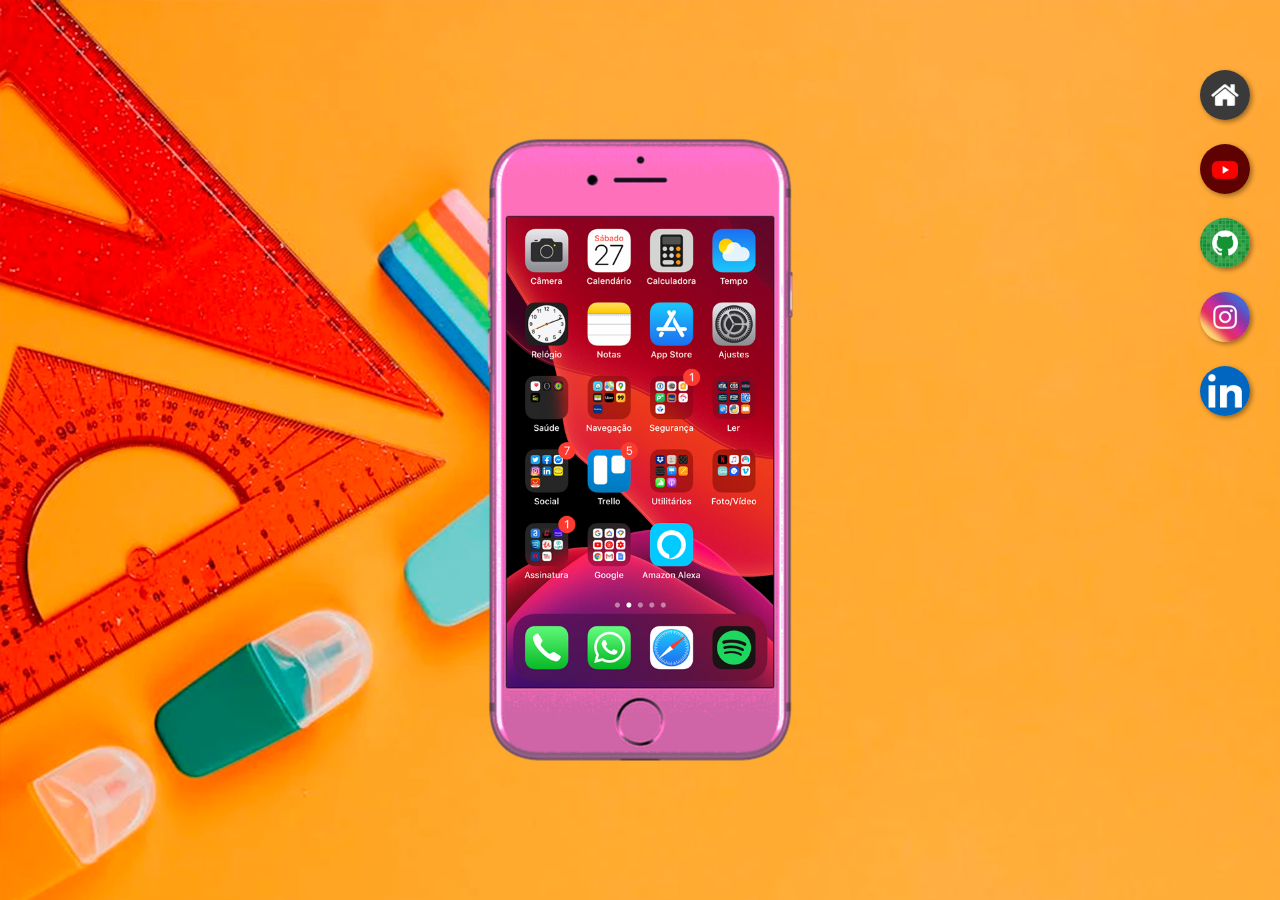
<file: desafio-13 - Copia/index.html>
<!DOCTYPE html>
<html lang="pt-br">
<head>
    <meta charset="UTF-8">
    <meta name="viewport" content="width=device-width, initial-scale=1.0">
    <link rel="stylesheet" href="estilos/style.css">
    <link rel="shortcut icon" href="menina.png" type="image/x-icon">
    <title>Projeto Redes Sociais</title>
</head>
<body>
    <main>
        <section id="telefone">
                
                <iframe src="home.html" name="tela" id="tela" frameborder="0"></iframe>
       
        </section>
            

            <section id="redes-sociais">
                    <a href="home.html" target="tela"><img src="./imagens/logo-home.jpg" alt="Home" container></a> <br>
                    <a href="youtube.html" target="tela"><img src="./imagens/logo-youtube.jpg"alt="Youtube">
                    </a> <br>
                    <a href="github.html" target="tela"><img src="./imagens/logo-github.jpg" alt="GitHub"></a> <br>
                    <a href="instagram.html" target="tela"><img src="./imagens/logo-instagram.jpg" alt="Instagram"></a> <br>
                    <a href="linkedin.html" target="tela"><img src="./imagens/logo-link.png" alt="Linkedin"></a> <br>
        
            </section>
    </main>
</body>
</html>
</file>
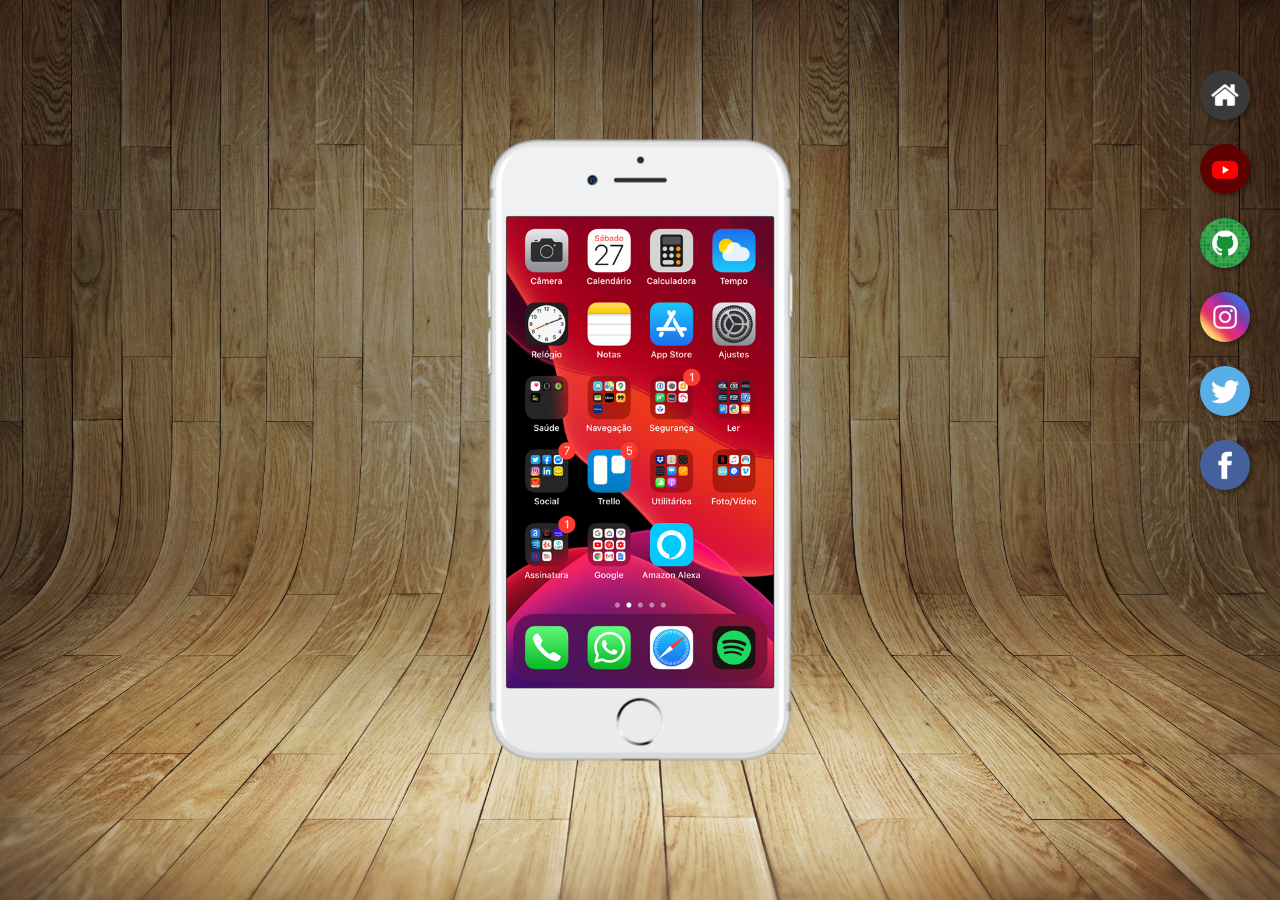
<file: desafio-13/index.html>
<!DOCTYPE html>
<html lang="pt-br">
<head>
    <meta charset="UTF-8">
    <meta name="viewport" content="width=device-width, initial-scale=1.0">
    <link rel="stylesheet" href="estilos/style.css">
    <link rel="shortcut icon" href="favicon.ico" type="image/x-icon">
    <title>Projeto Redes Sociais</title>
</head>
<body>
    <main>
        <section id="telefone">
                
                <iframe src="home.html" name="tela" id="tela" frameborder="0"></iframe>
       
        </section>
            

            <section id="redes-sociais">
                    <a href="home.html" target="tela"><img src="./imagens/logo-home.jpg" alt="Home" container></a> <br>
                    <a href="youtube.html" target="tela"><img src="./imagens/logo-youtube.jpg"alt="Youtube">
                    </a> <br>
                    <a href="github.html" target="tela"><img src="./imagens/logo-github.jpg" alt="GitHub"></a> <br>
                    <a href="instagram.html" target="tela"><img src="./imagens/logo-instagram.jpg" alt="Instagram"></a> <br>
                    <a href="twitter.html" target="tela"><img src="./imagens/logo-twitter.jpg" alt="Twiter"></a> <br>
                    <a href="face.html" target="tela"><img src="./imagens/logo-facebook.jpg" alt="facebook"></a>
            </section>
    </main>
</body>
</html>
</file>
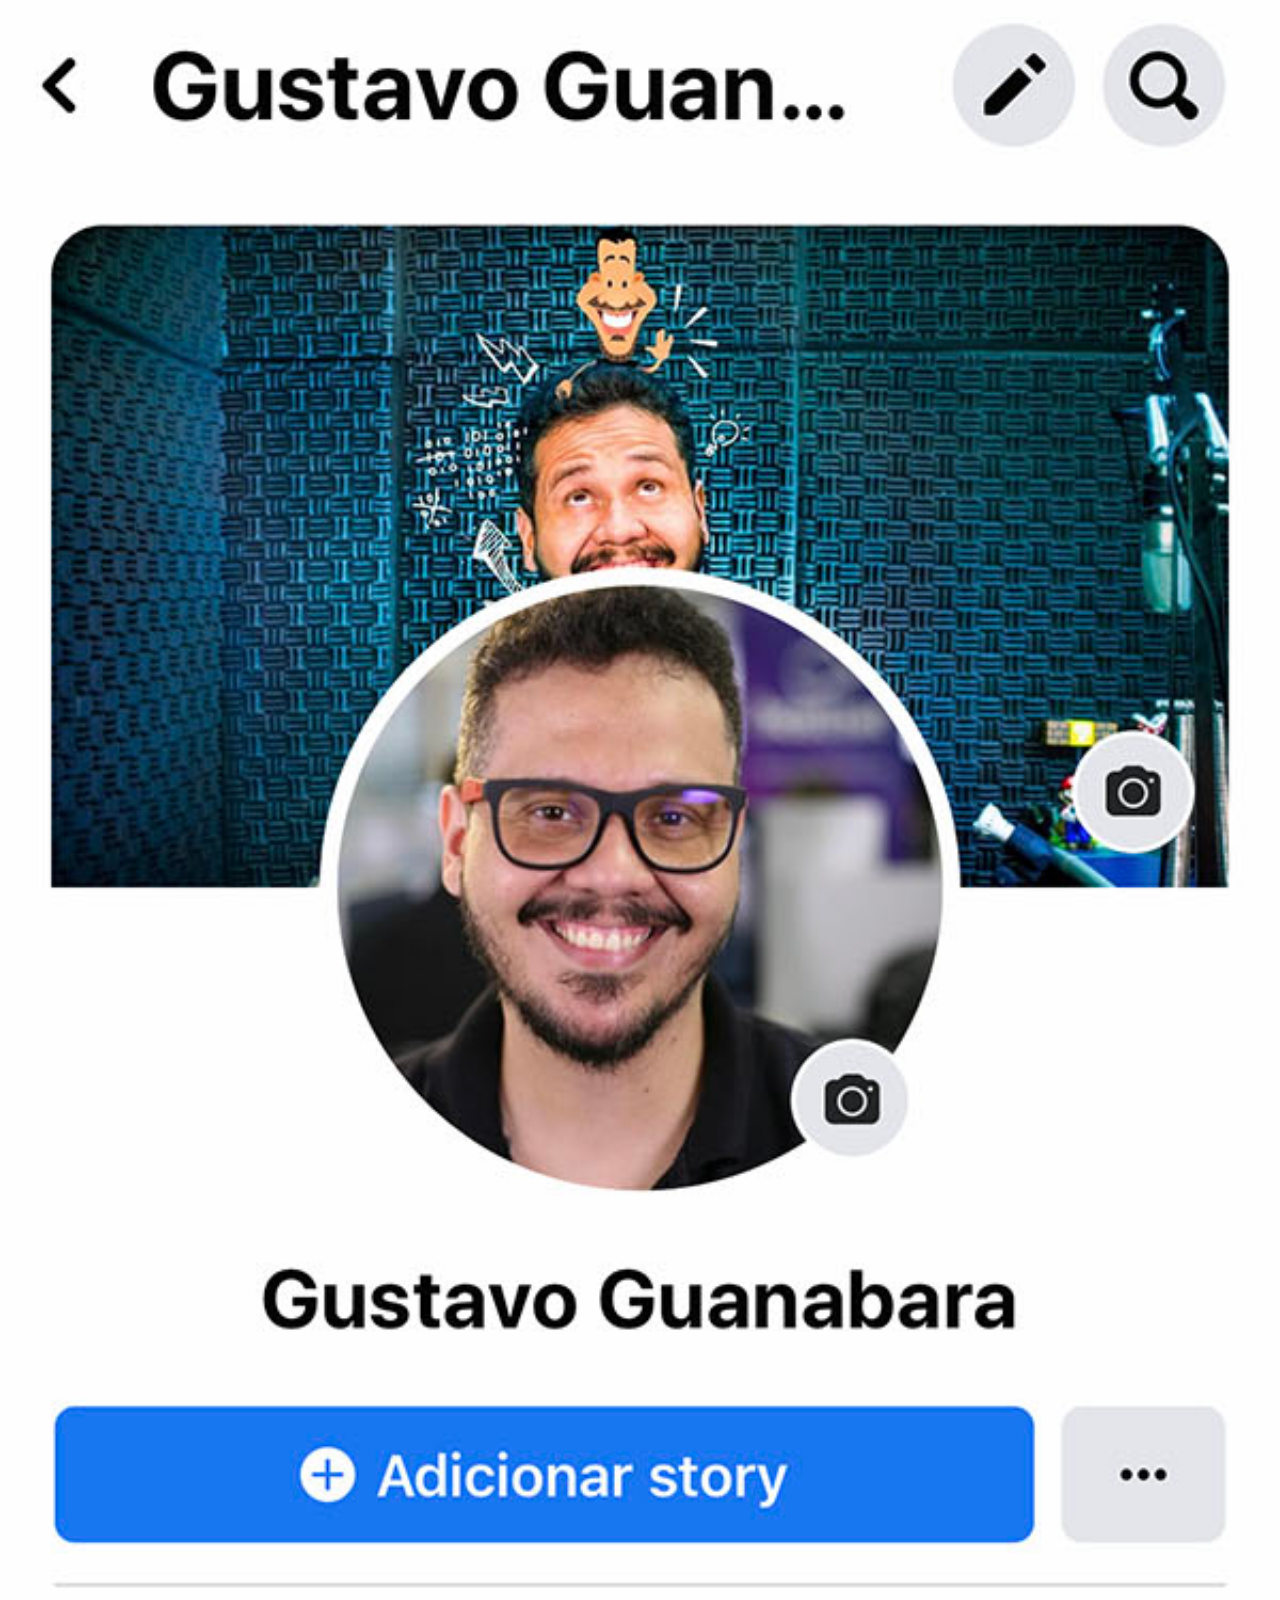
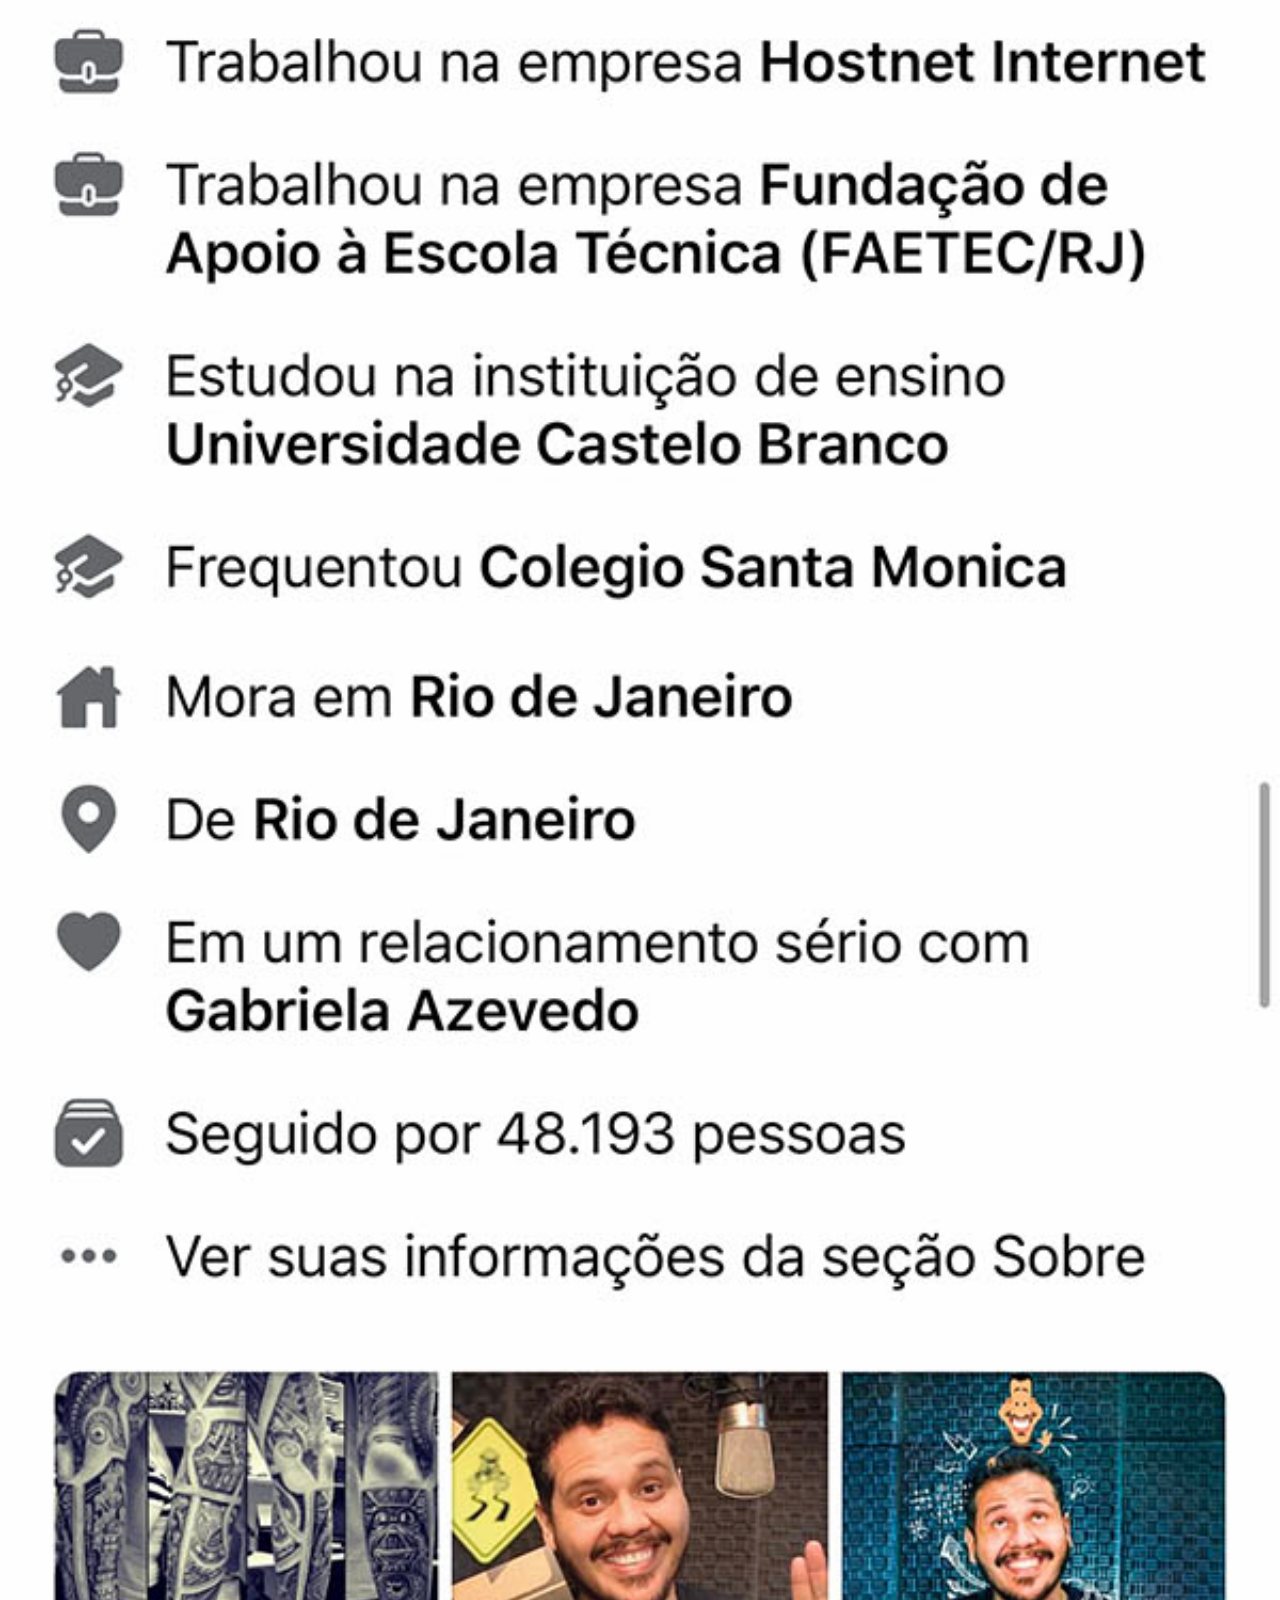
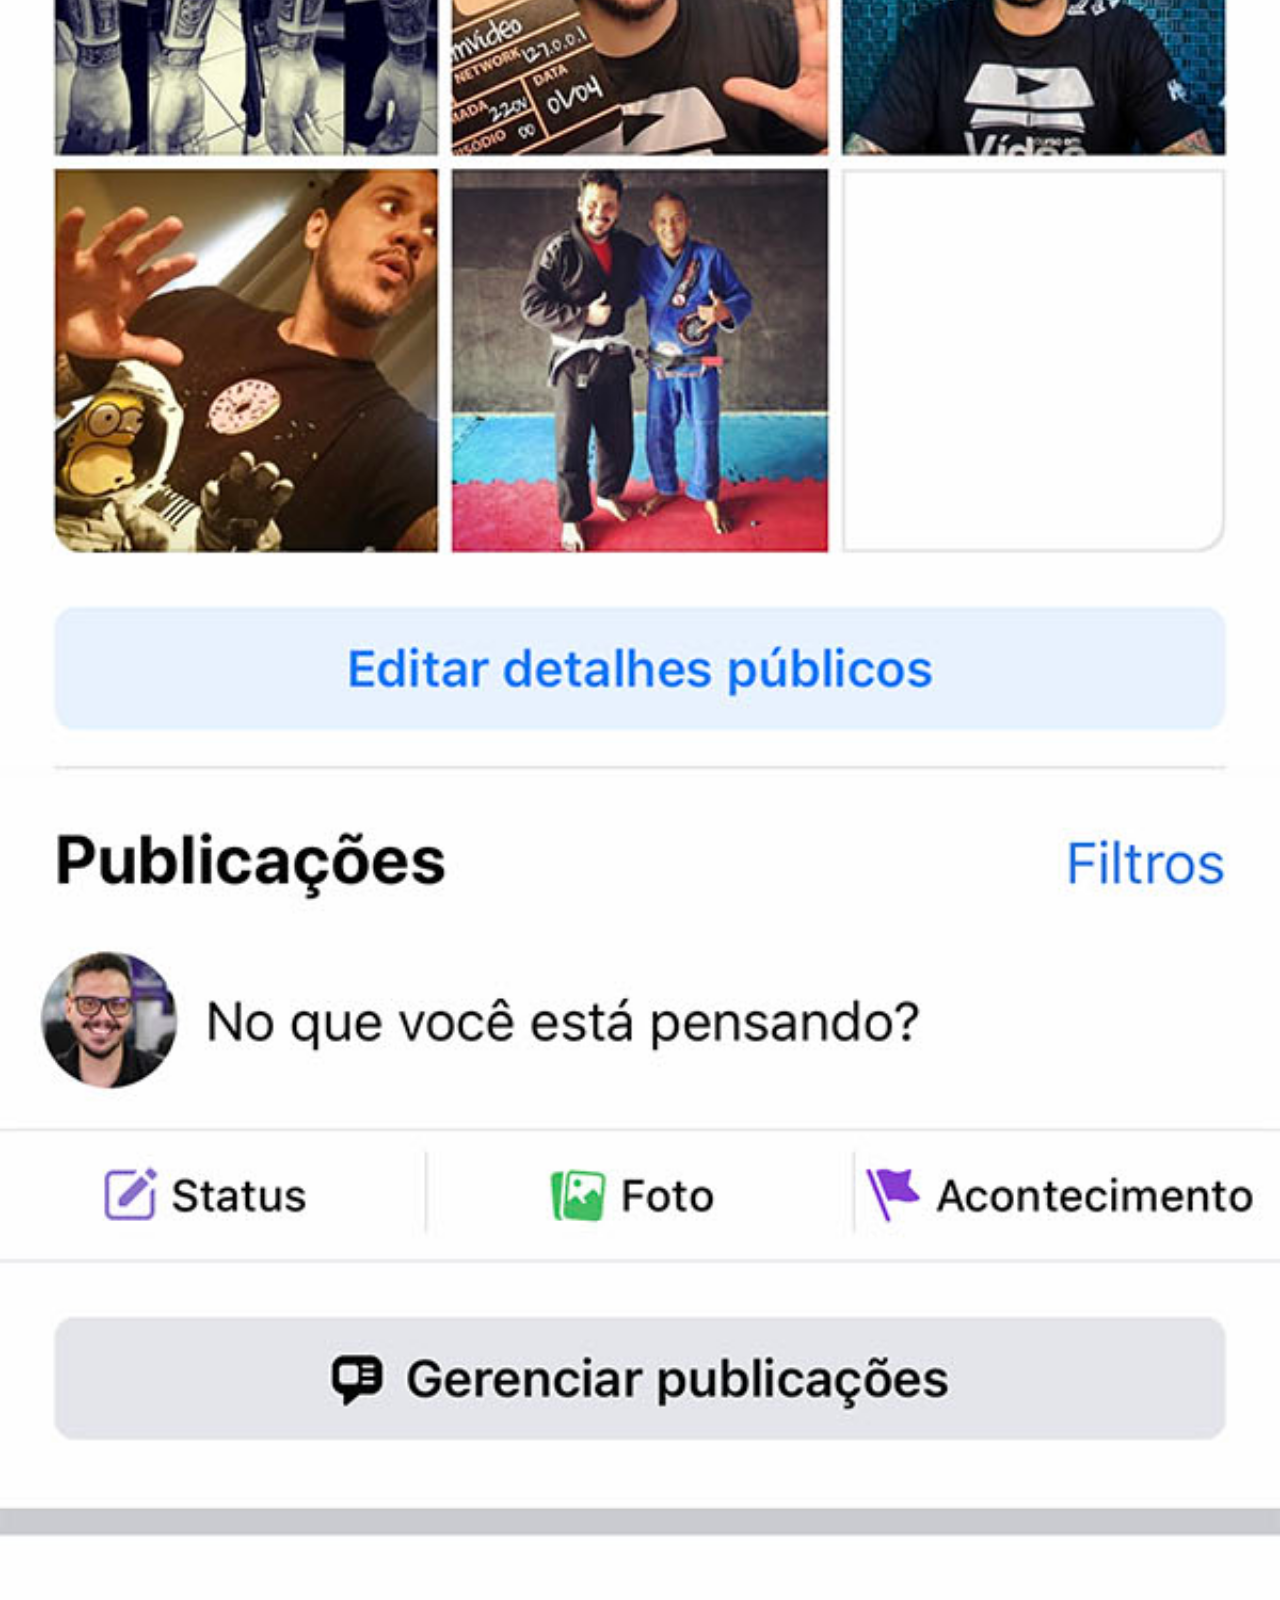
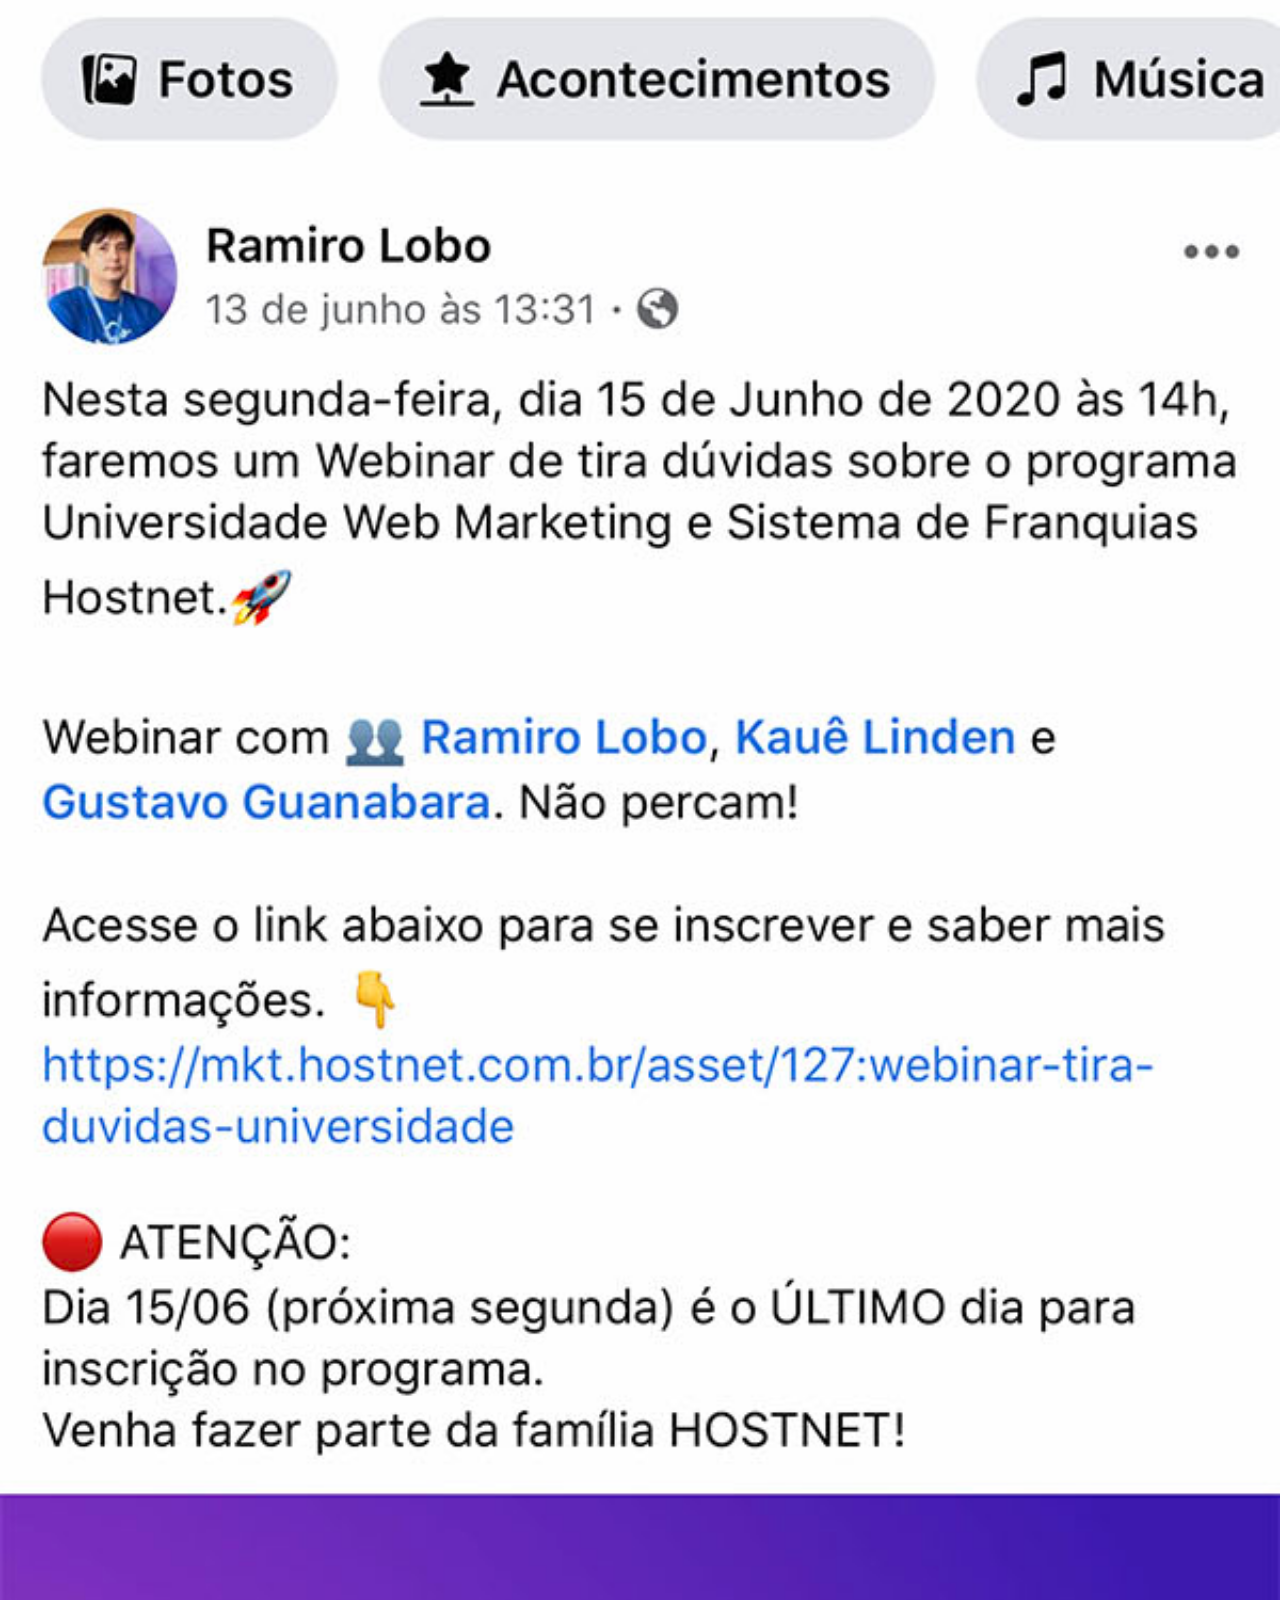
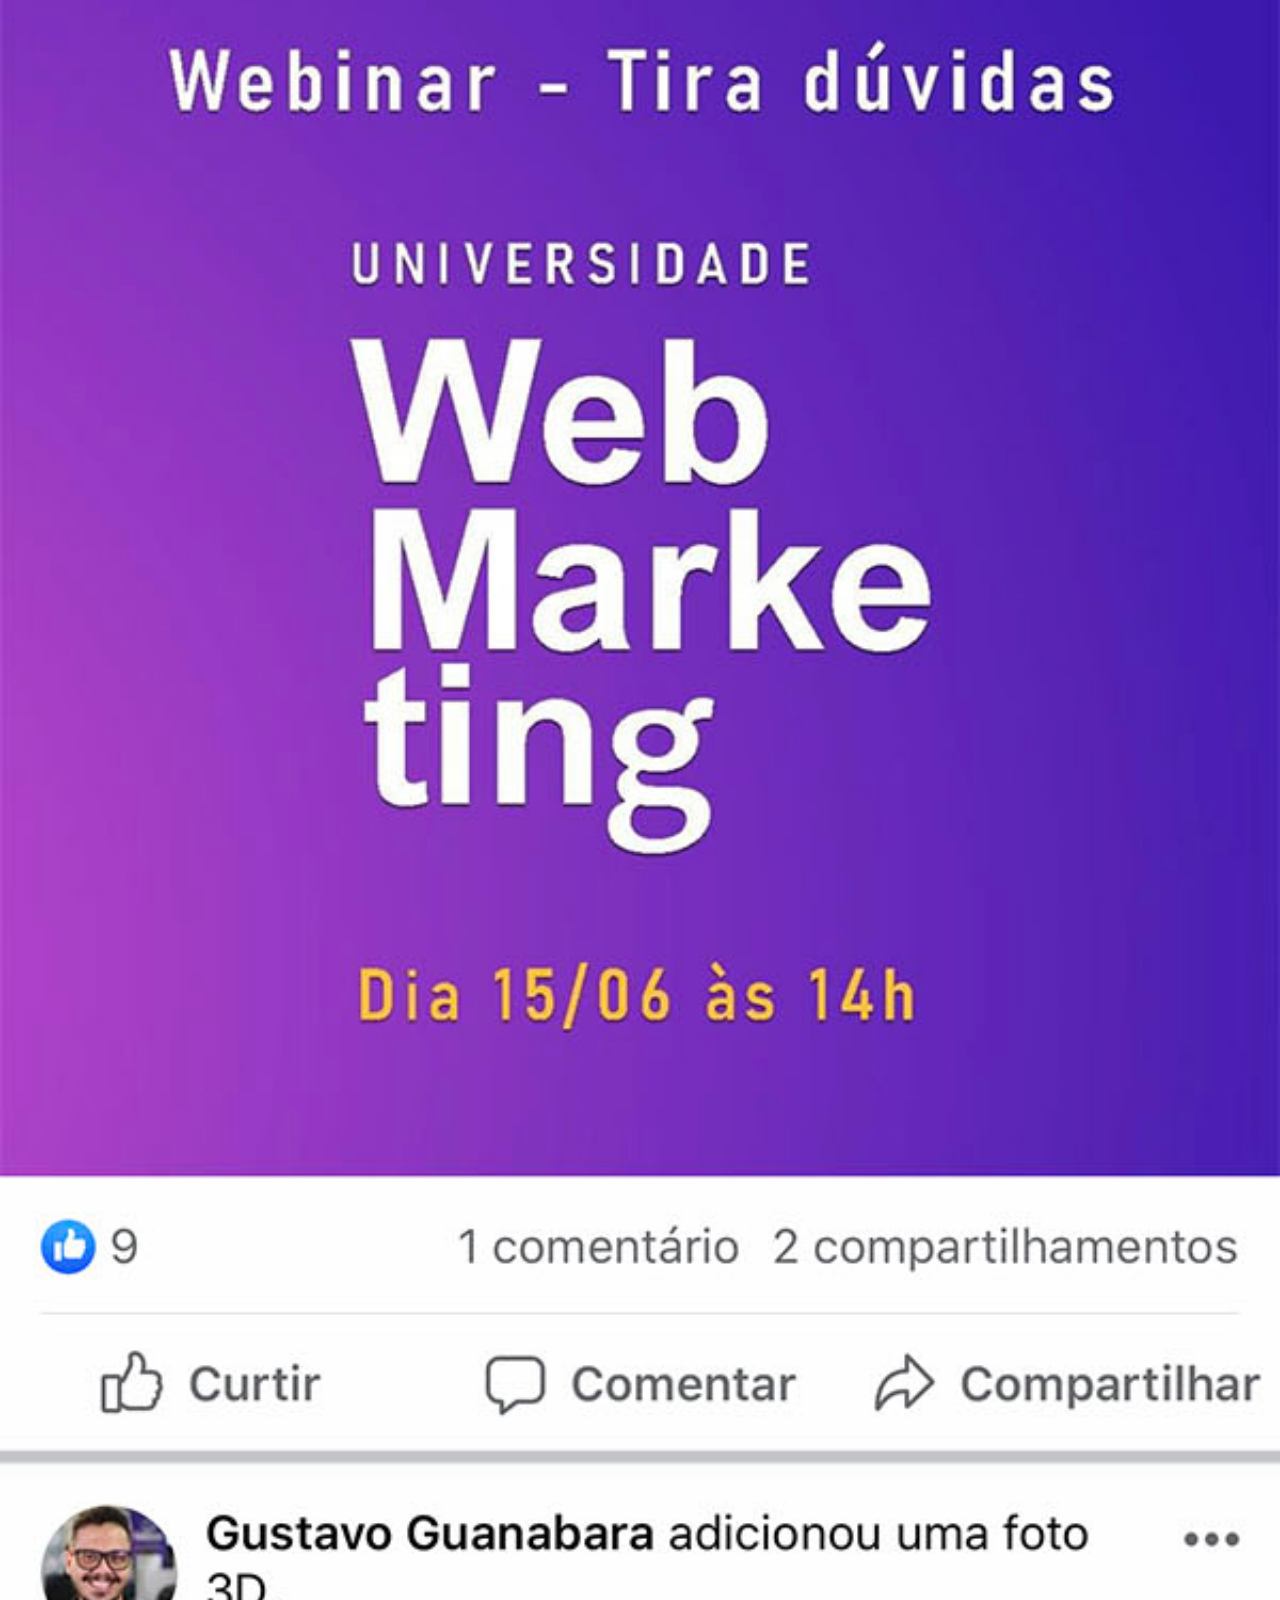
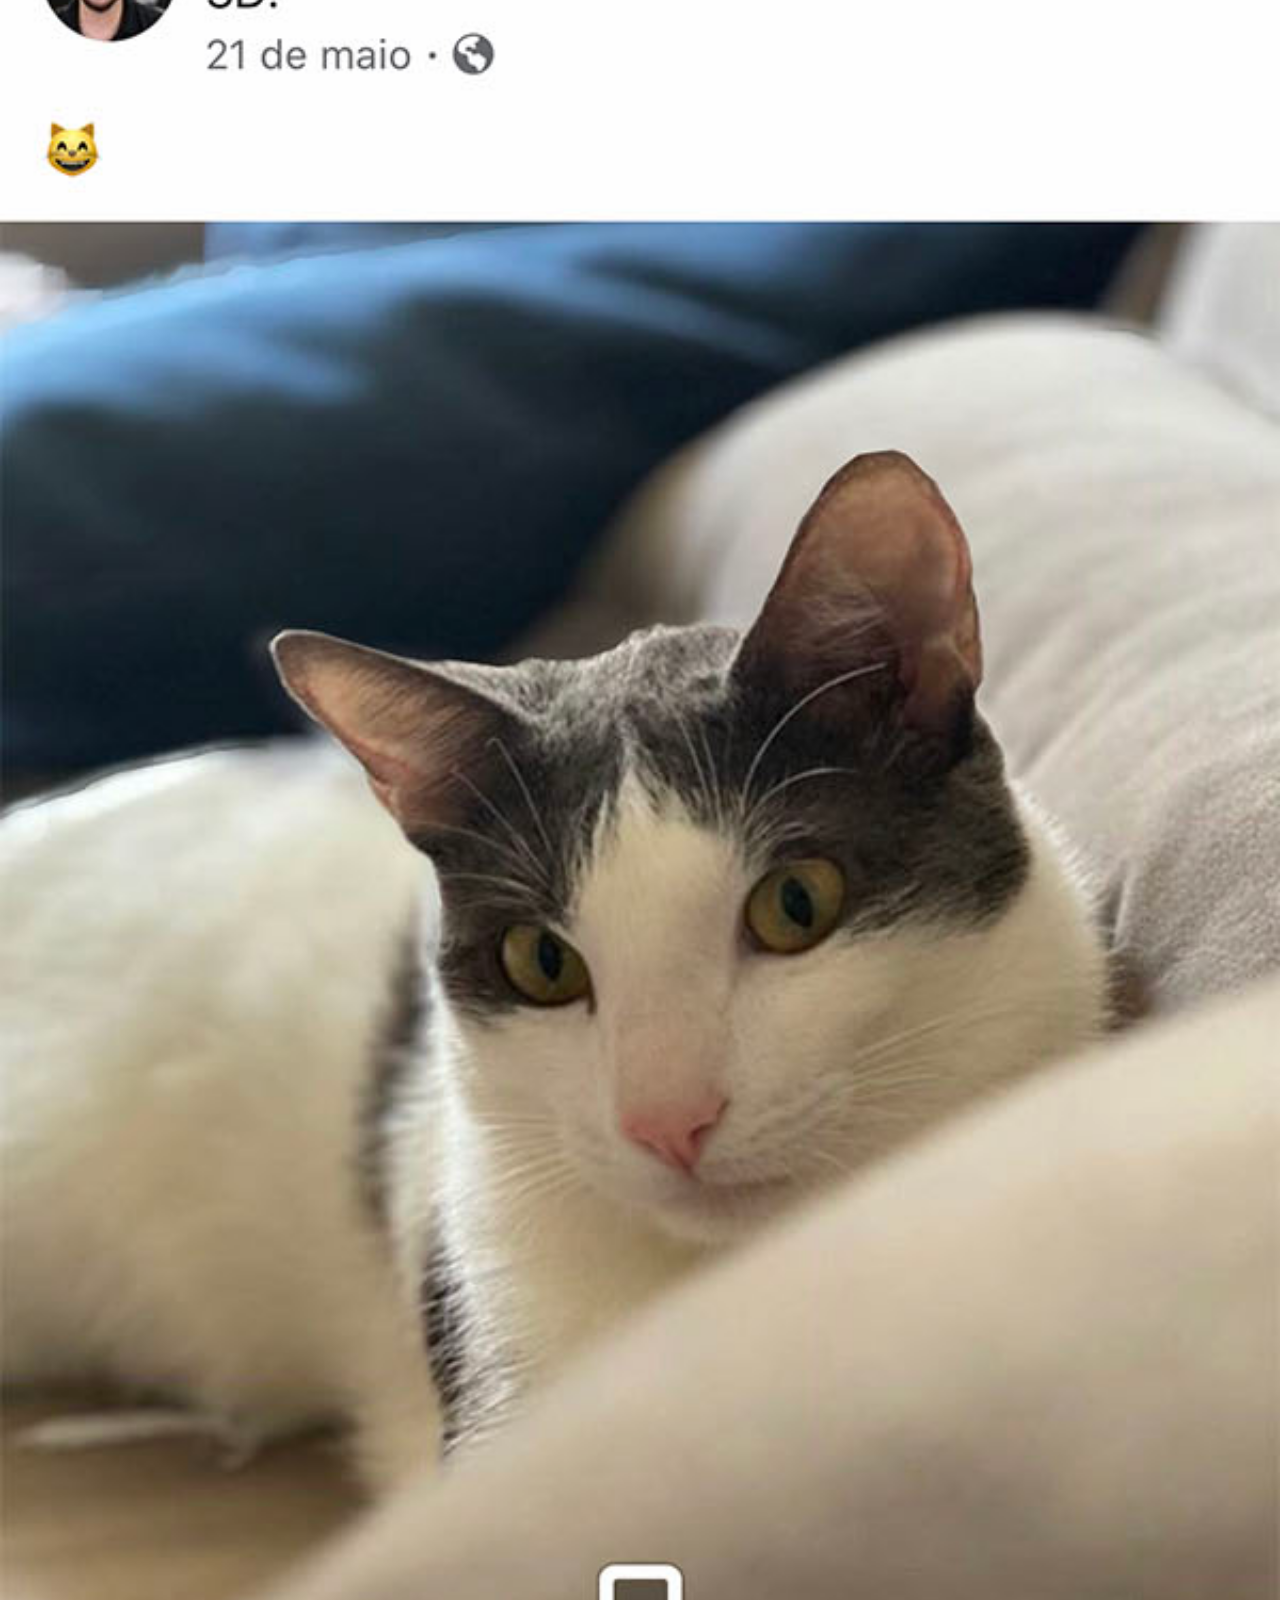
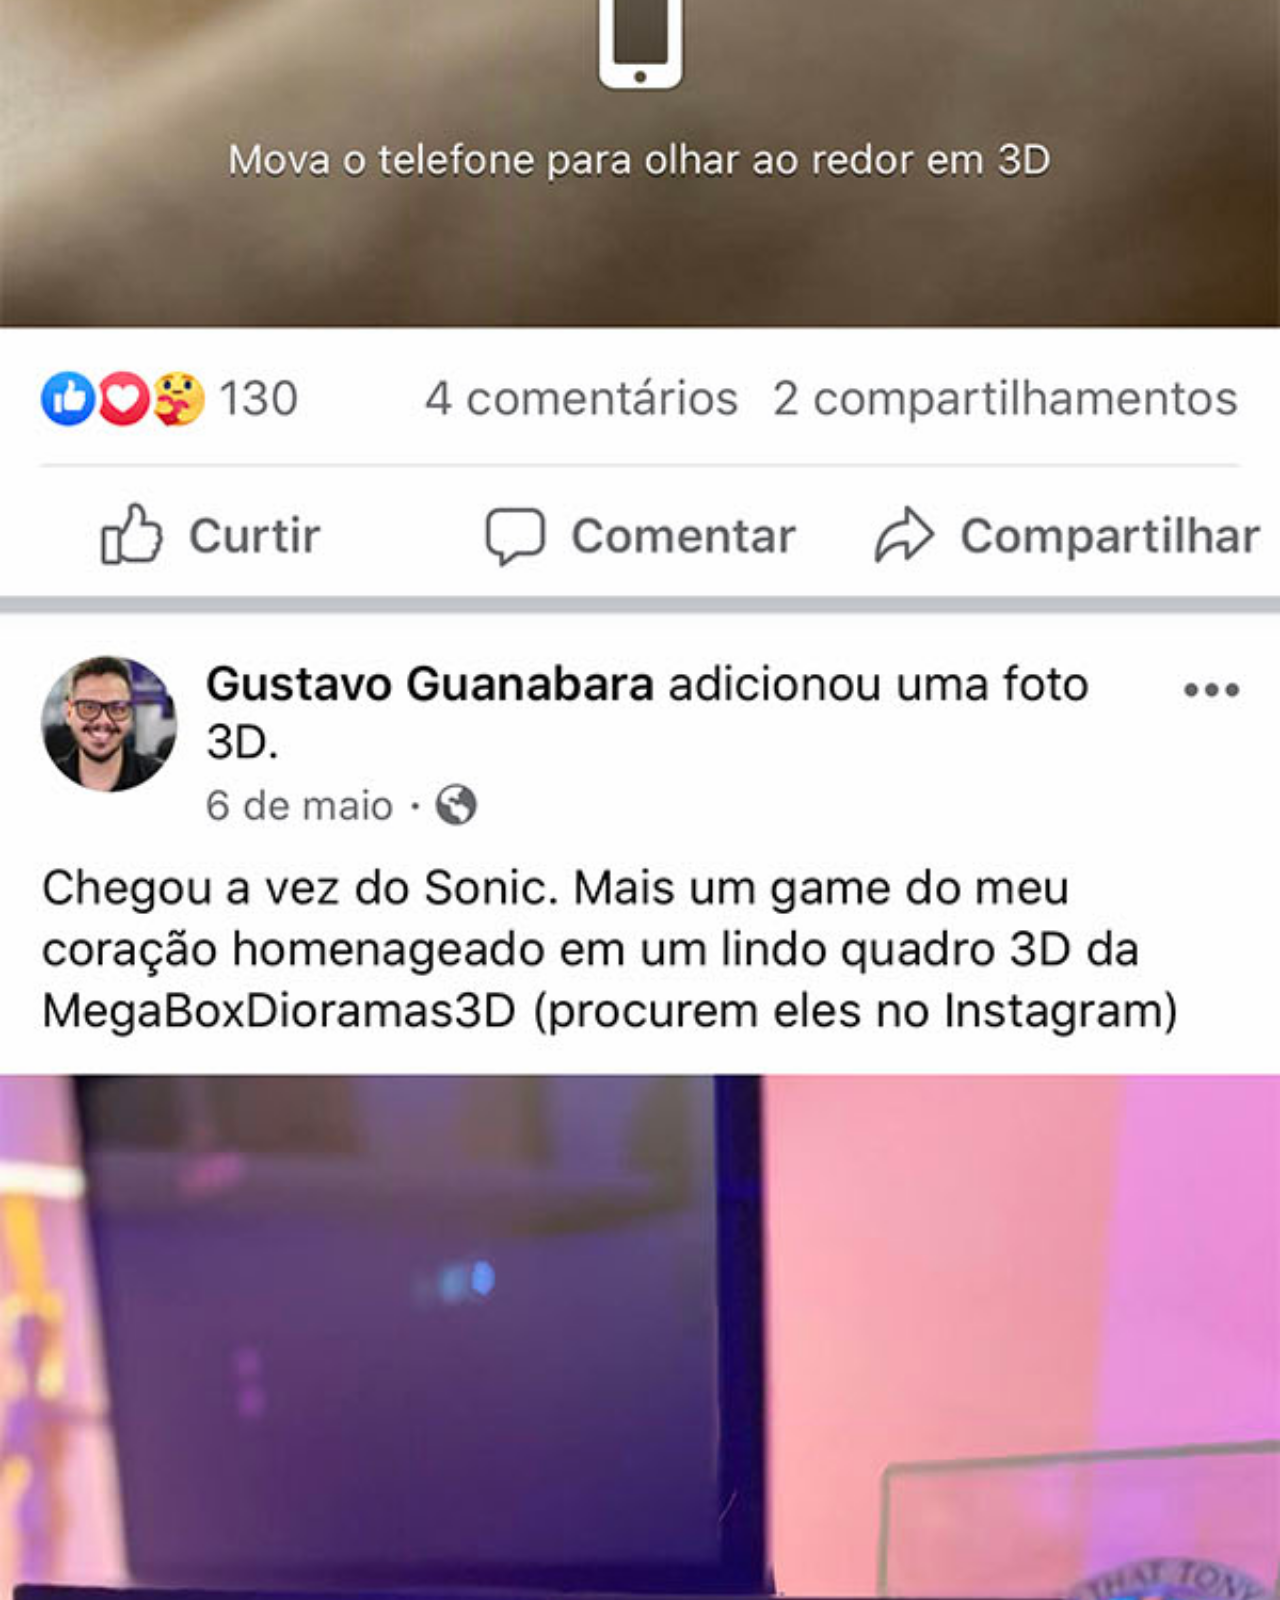
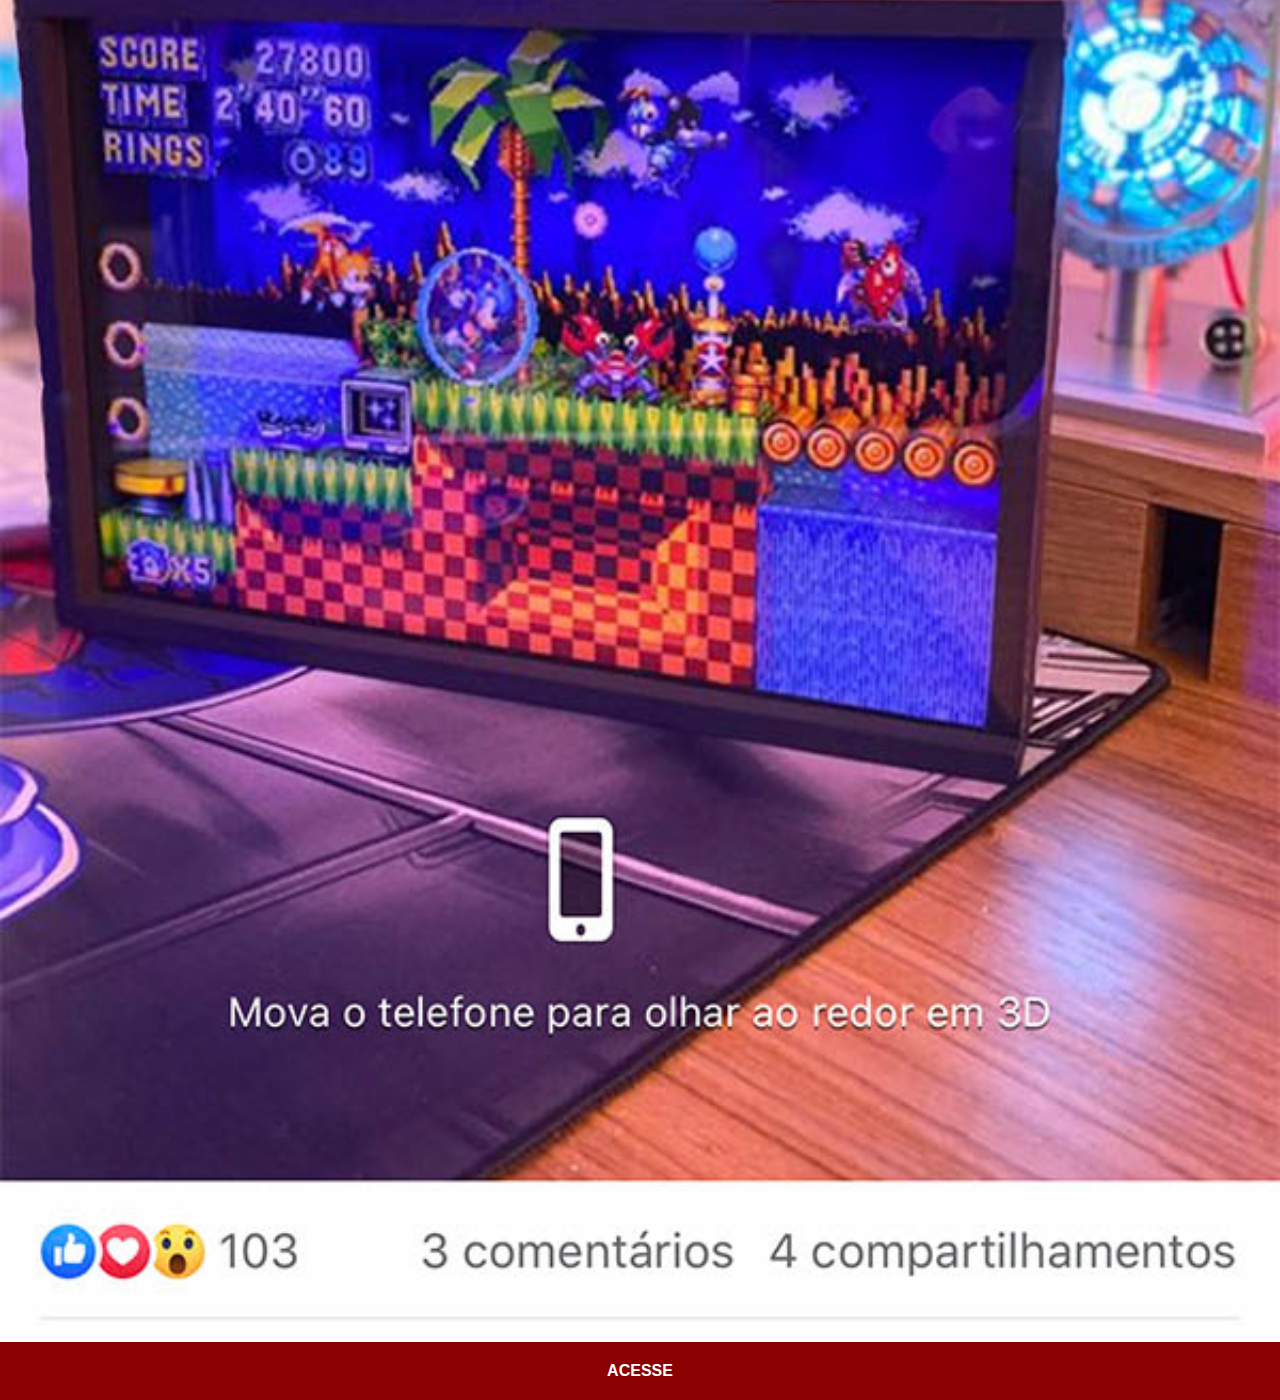
<file: desafio-13 - Copia/face.html>
<!DOCTYPE html>
<html lang="pt-br">
<head>
    <meta charset="UTF-8">
    <meta name="viewport" content="width=device-width, initial-scale=1.0">
    <title>Facebook</title>
    <style>
        * {
            margin: 0px;
            padding: 0px;
            font-family: Arial, Helvetica, sans-serif;
        }
     
        img {
            width: 100%;  
        } 
    
         a {
            display: block; 
            background-color: darkred;
            color: white;
            padding: 20px;
            text-align: center;
            font-weight: bolder;
            text-decoration: none;
        } 
    
        a:hover {
            background-color: red; 
        }
    
        .container {
            overflow-y: auto;
        }
    </style>
</head>
<body>
    <div class="container">
    <img src="./imagens/tela-facebook.jpg" alt="Facebook"> </div>

    <a href="https://www.facebook.com/CursosEmVideo/?locale=pt_BR" target="_blank">ACESSE</a>
</body>
</html>
</file>
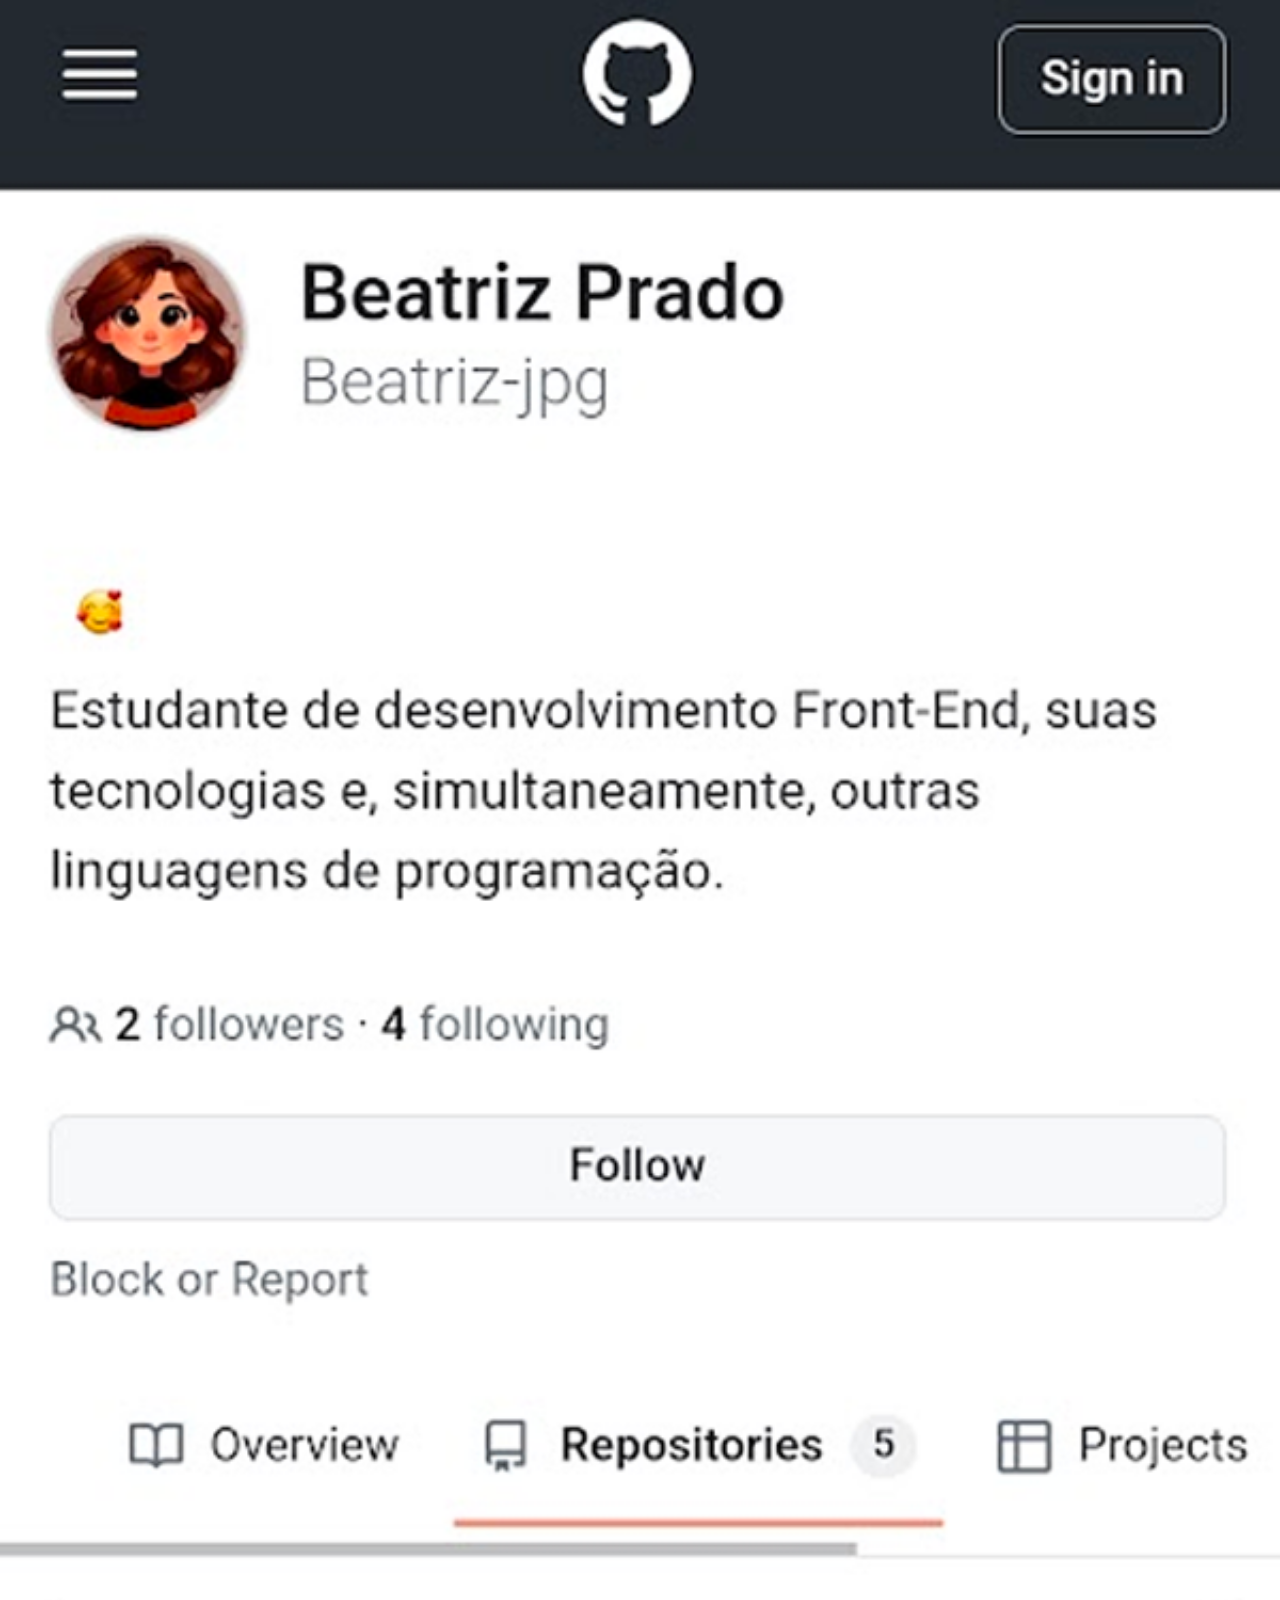
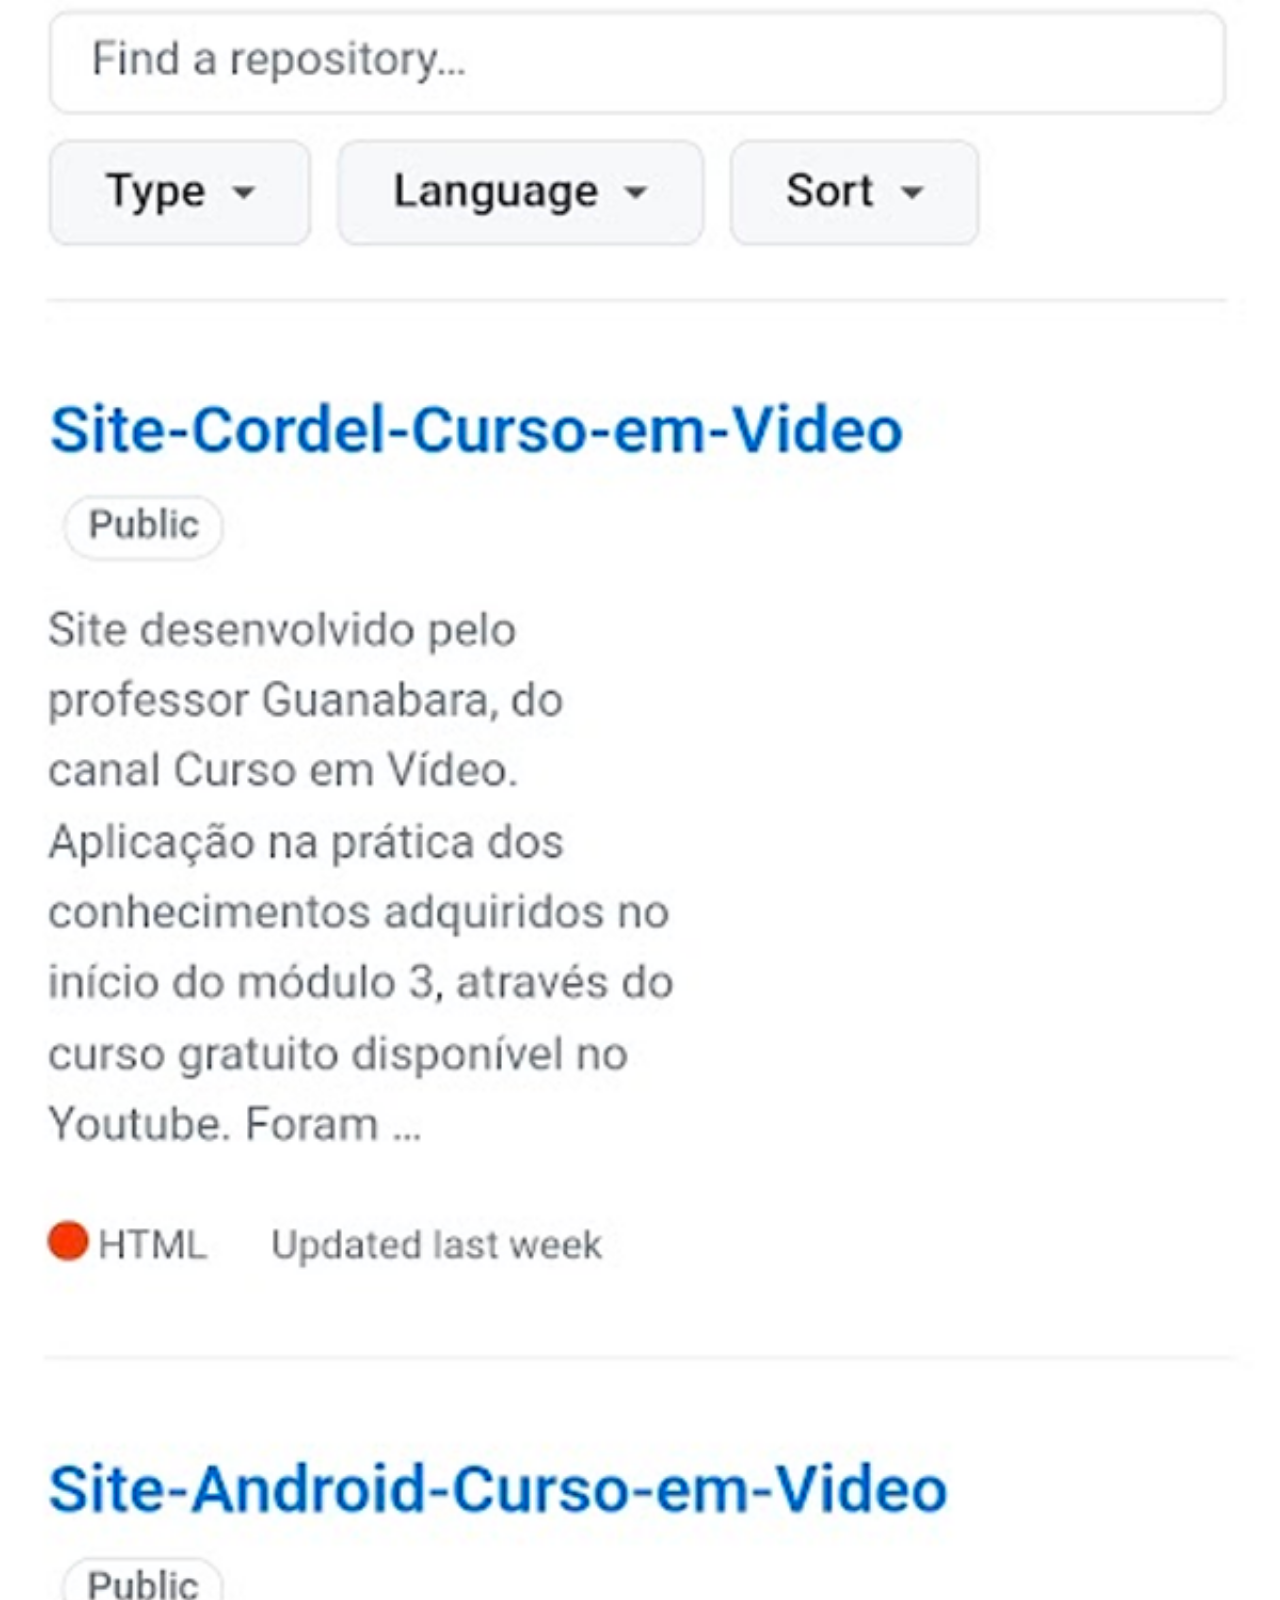
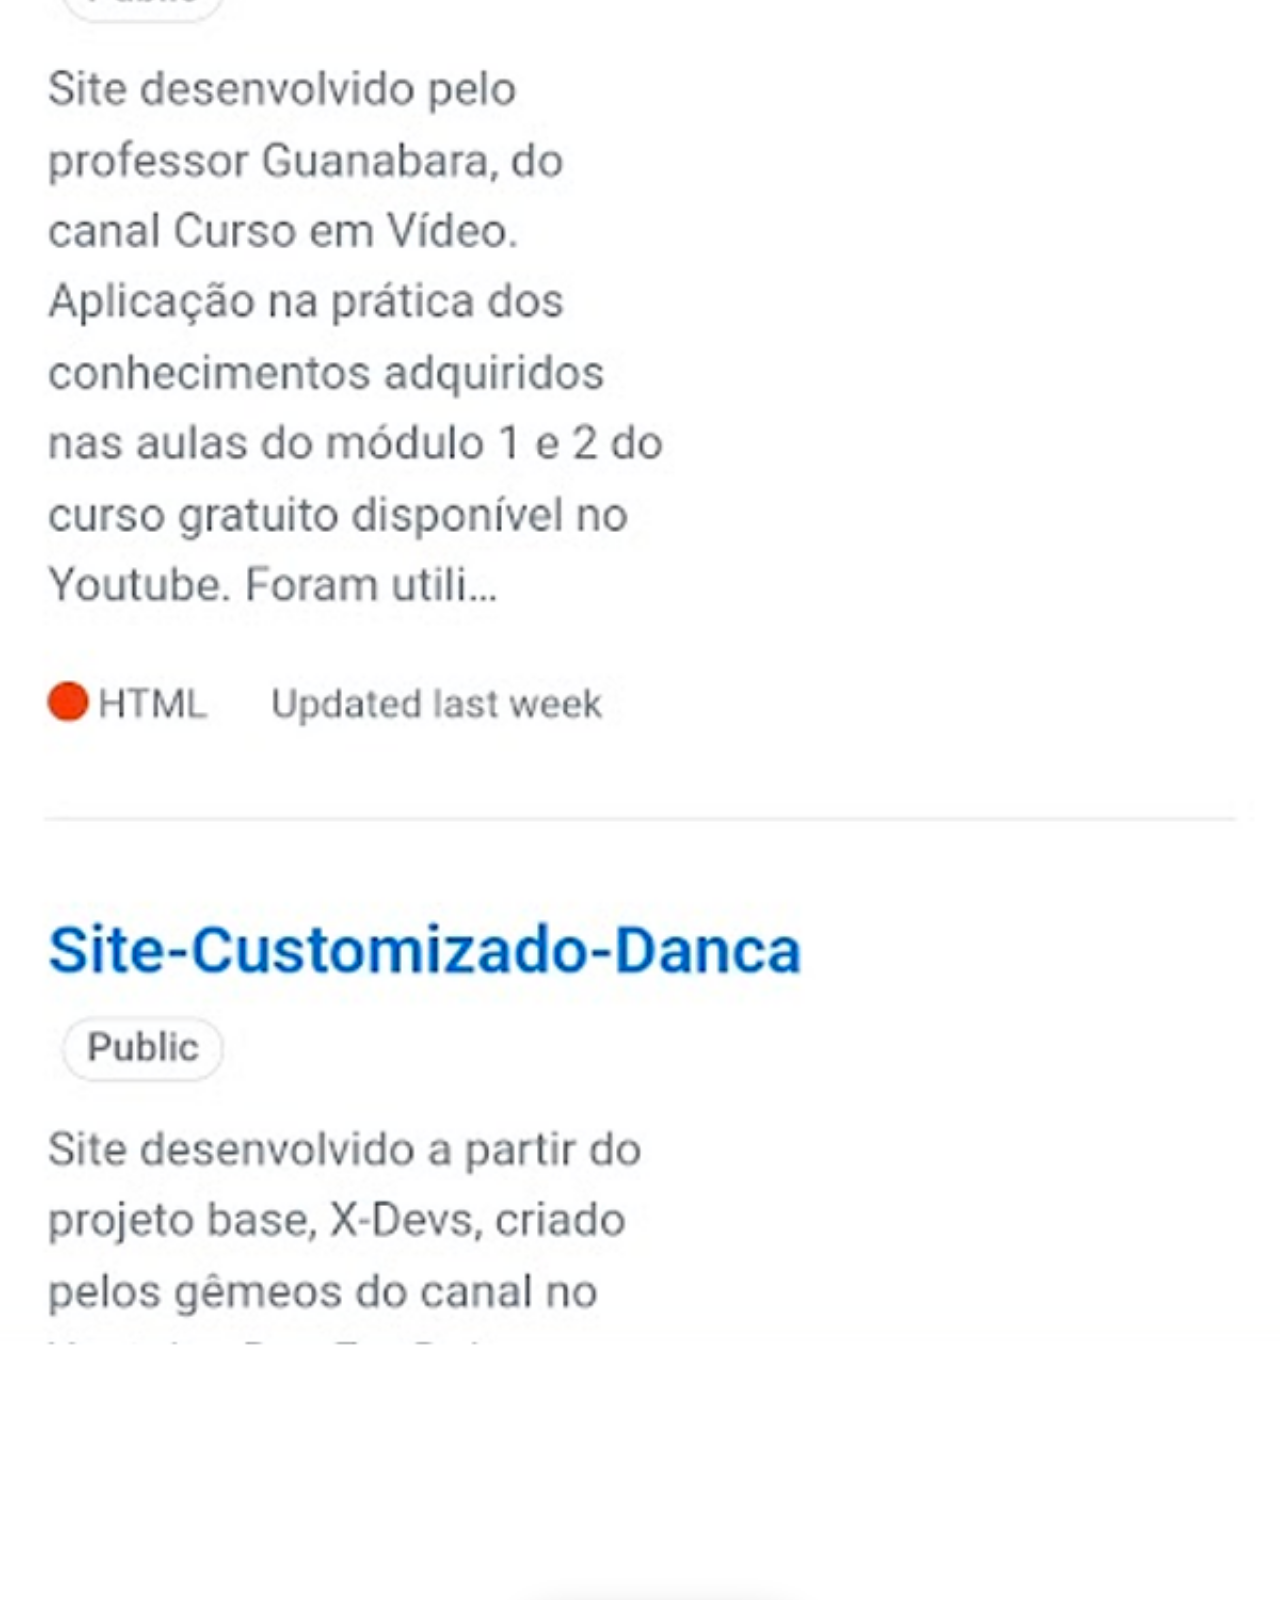
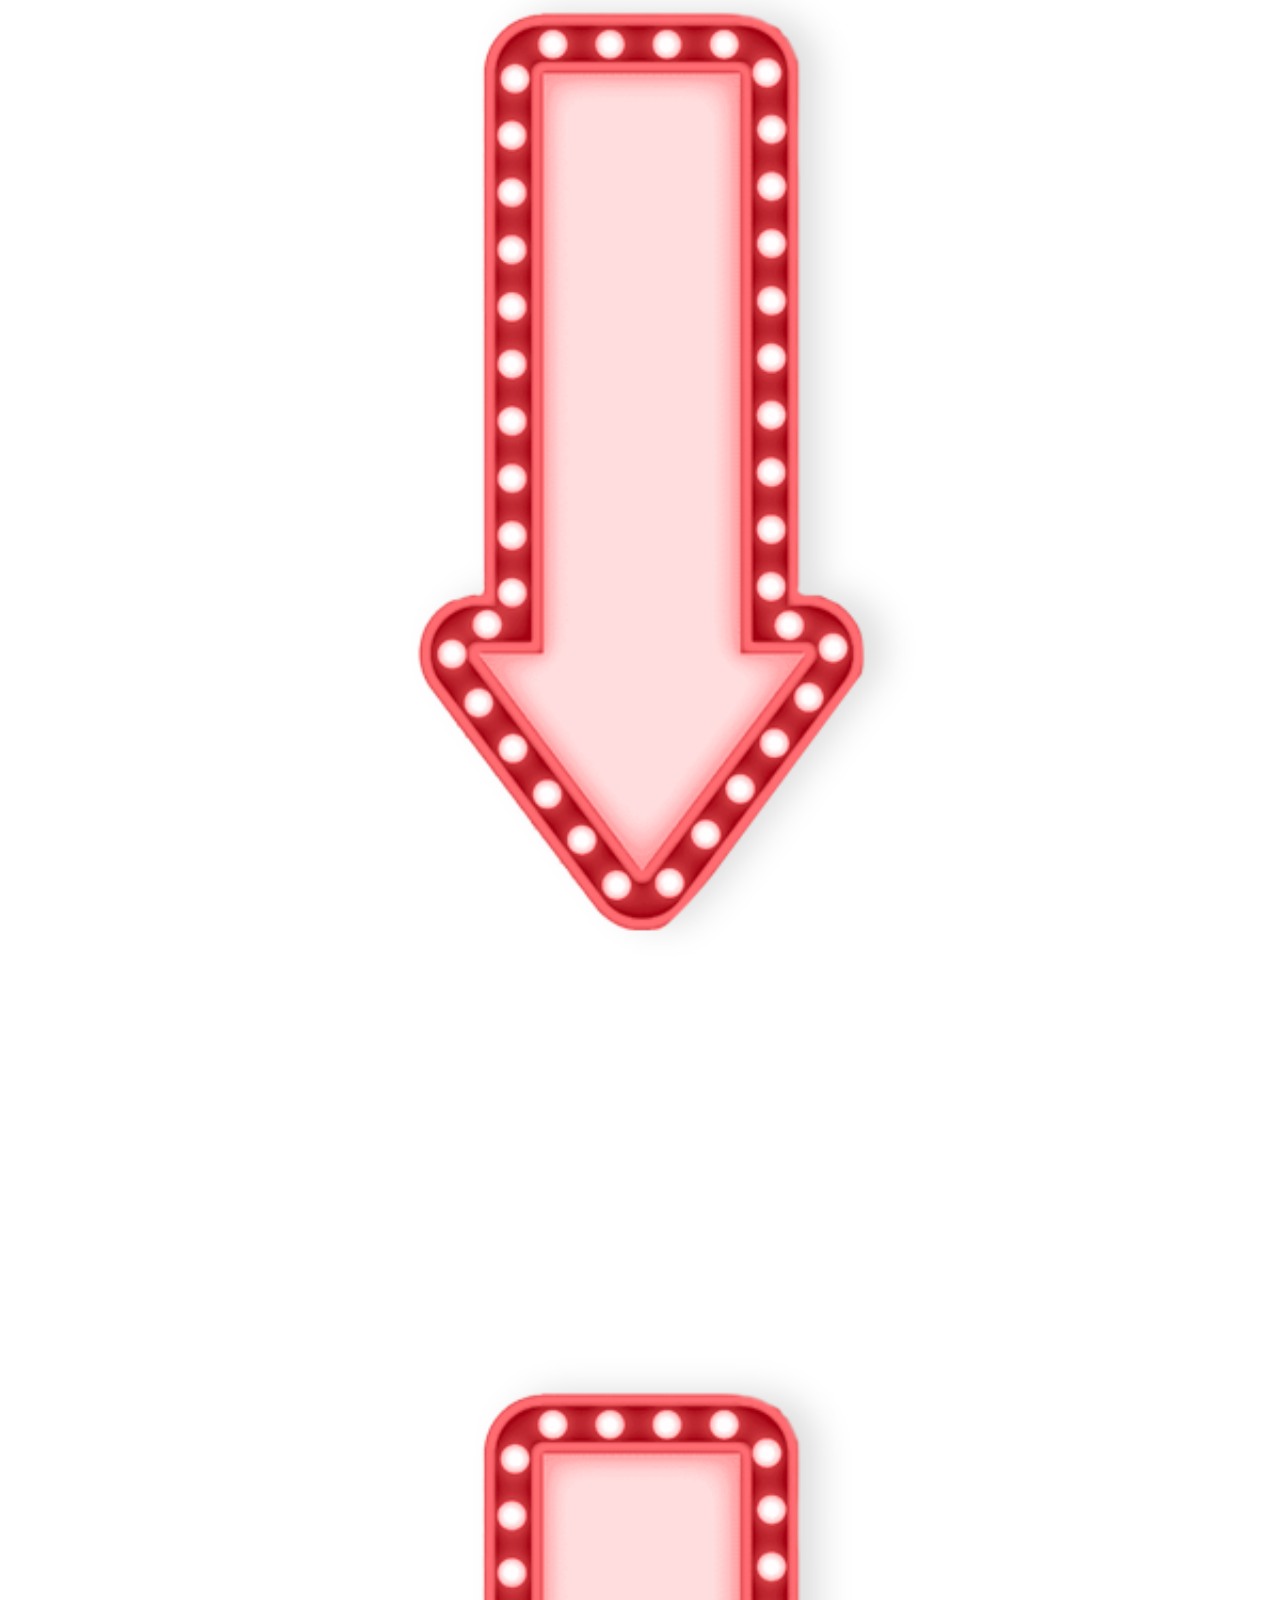
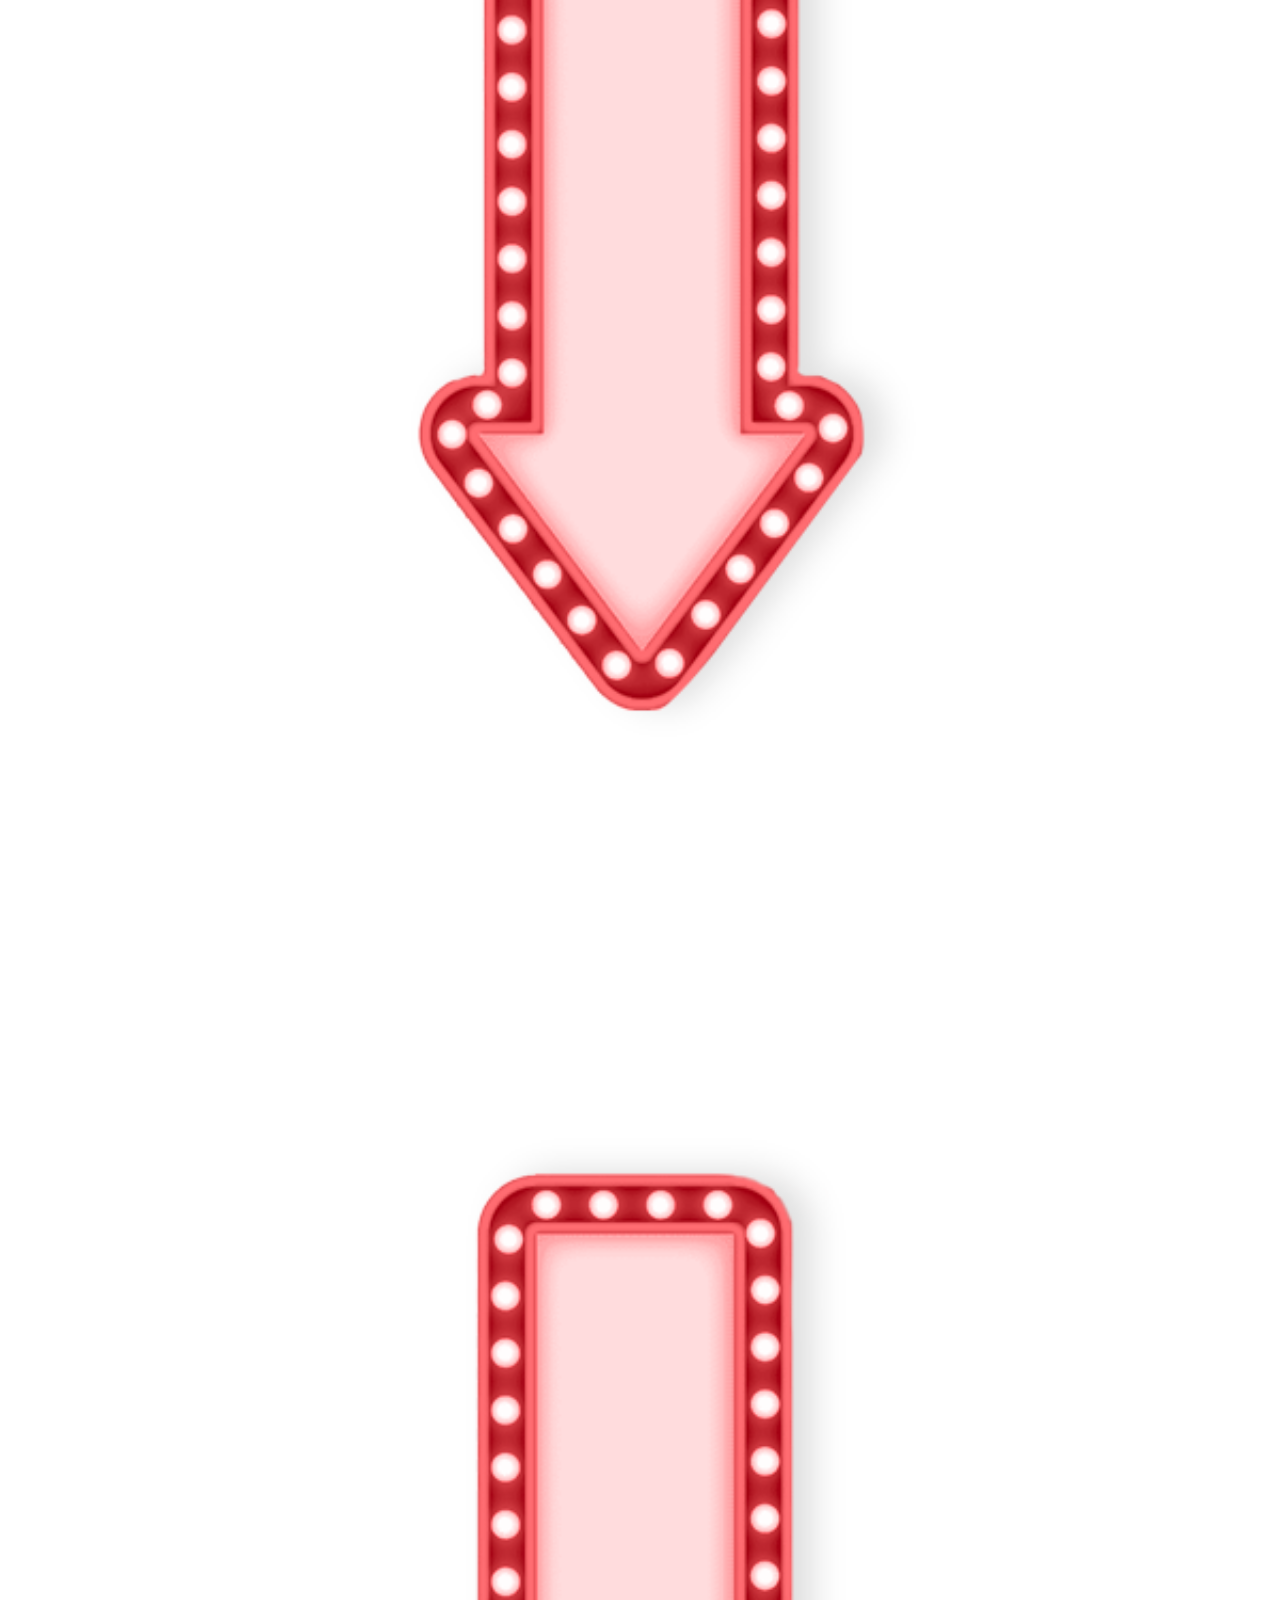
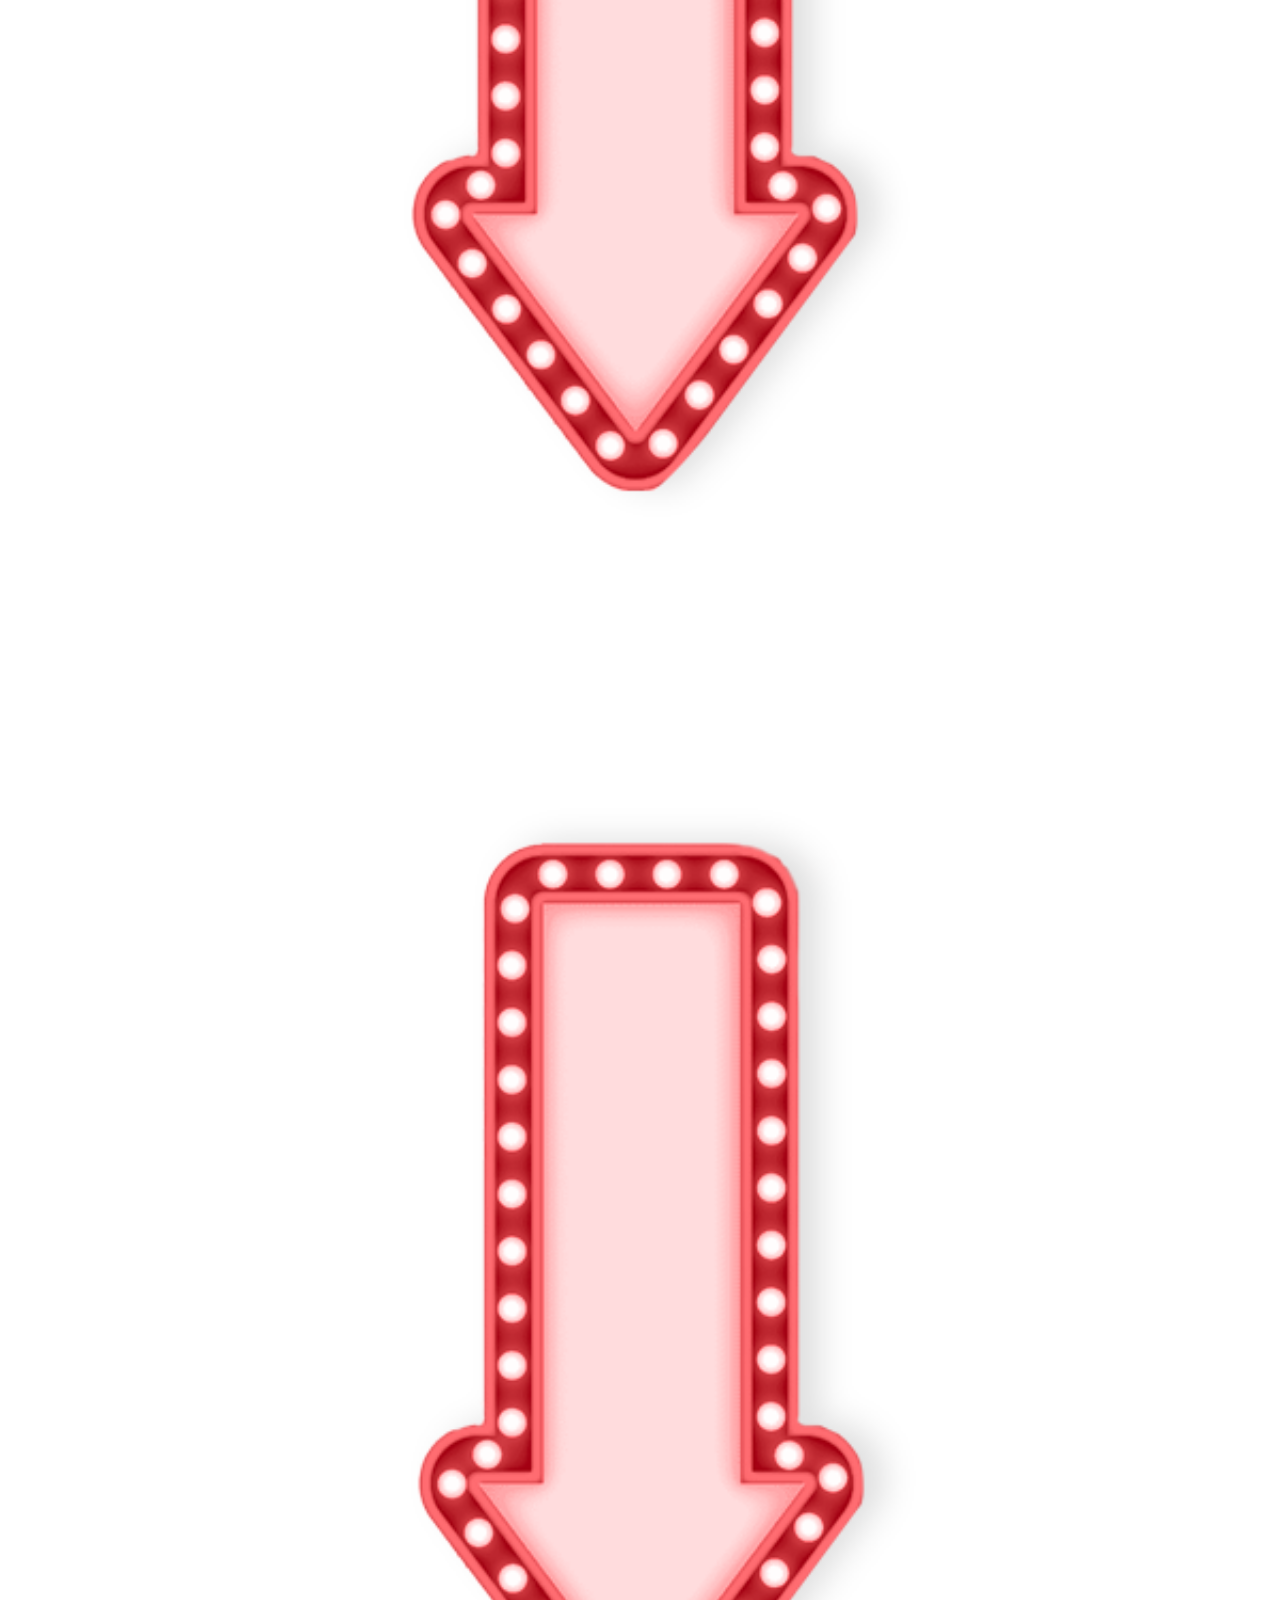
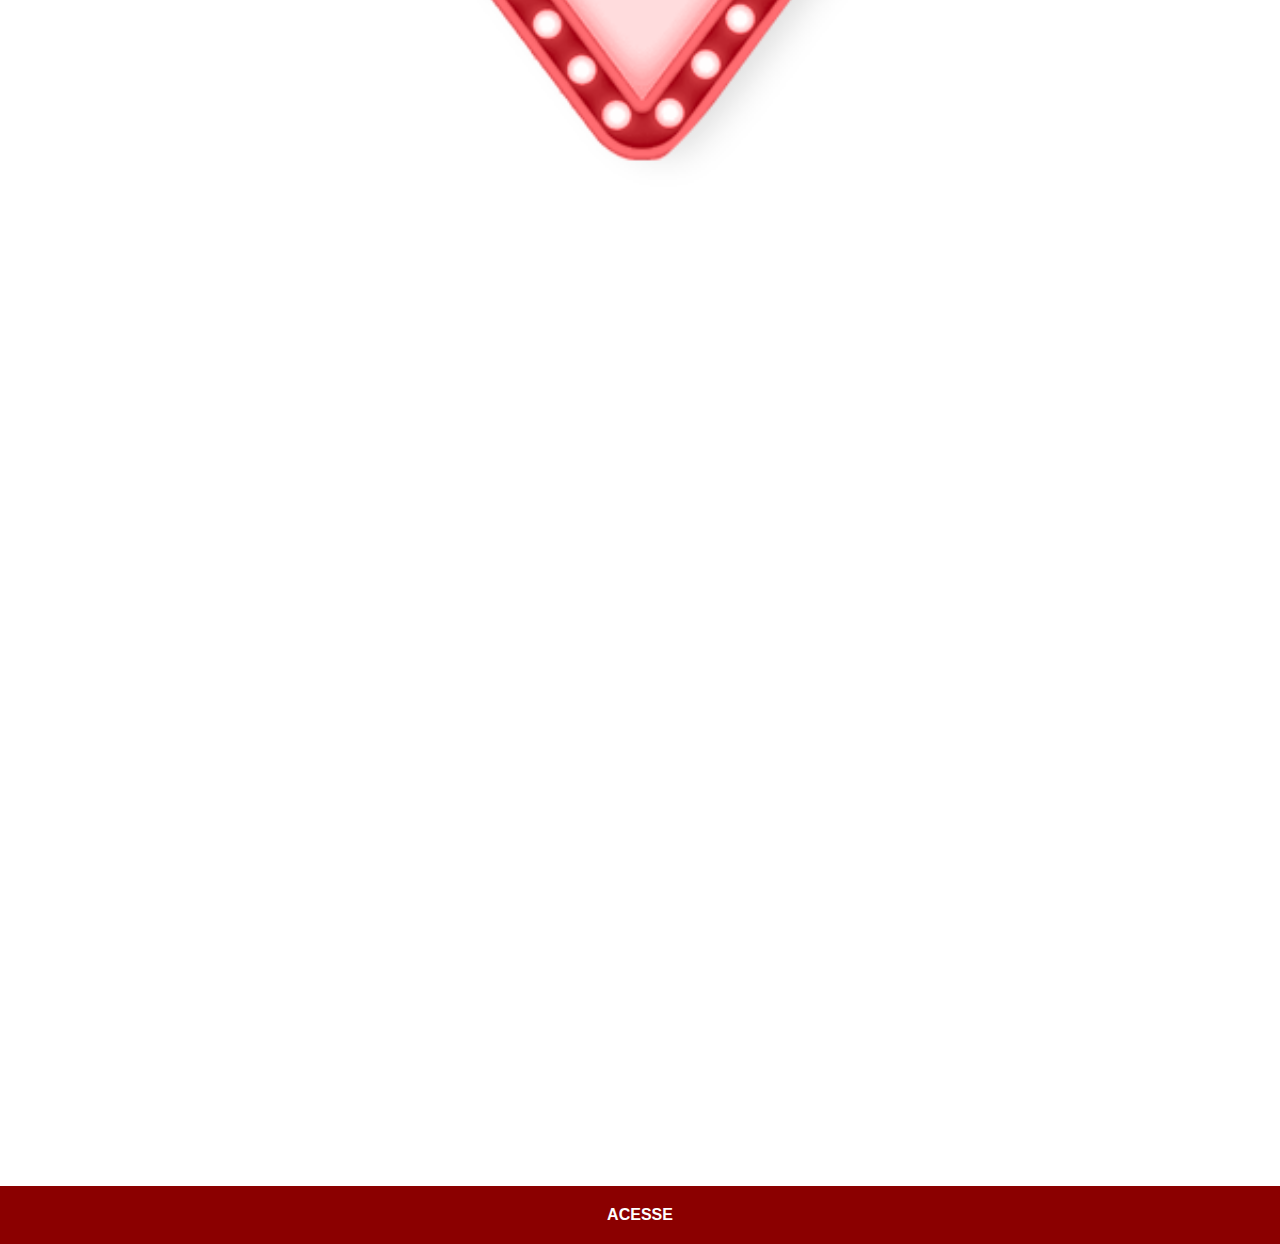
<file: desafio-13 - Copia/github.html>
<!DOCTYPE html>
<html lang="pt-br">
<head>
    <meta charset="UTF-8">
    <meta name="viewport" content="width=device-width, initial-scale=1.0">
    <title>Github</title>
    <style>
        * {
            margin: 0px;
            padding: 0px;
            font-family: Arial, Helvetica, sans-serif;
        }
     
        img {
            width: 100%;  
        } 
    
         a {
            display: block; 
            background-color: darkred;
            color: white;
            padding: 20px;
            text-align: center;
            font-weight: bolder;
            text-decoration: none;
        } 
    
        a:hover {
            background-color: red; 
        }
    
        .container {
            overflow-y: auto;
        }
    </style>
</head>
<body>
    <div class="container">
    <img src="./imagens/tela-github.jpg.png" alt="GitHub"> </div>
    
    <a href="https://github.com/Beatriz-jpg" target="_blank">ACESSE</a>
</body>
</html>
</file>
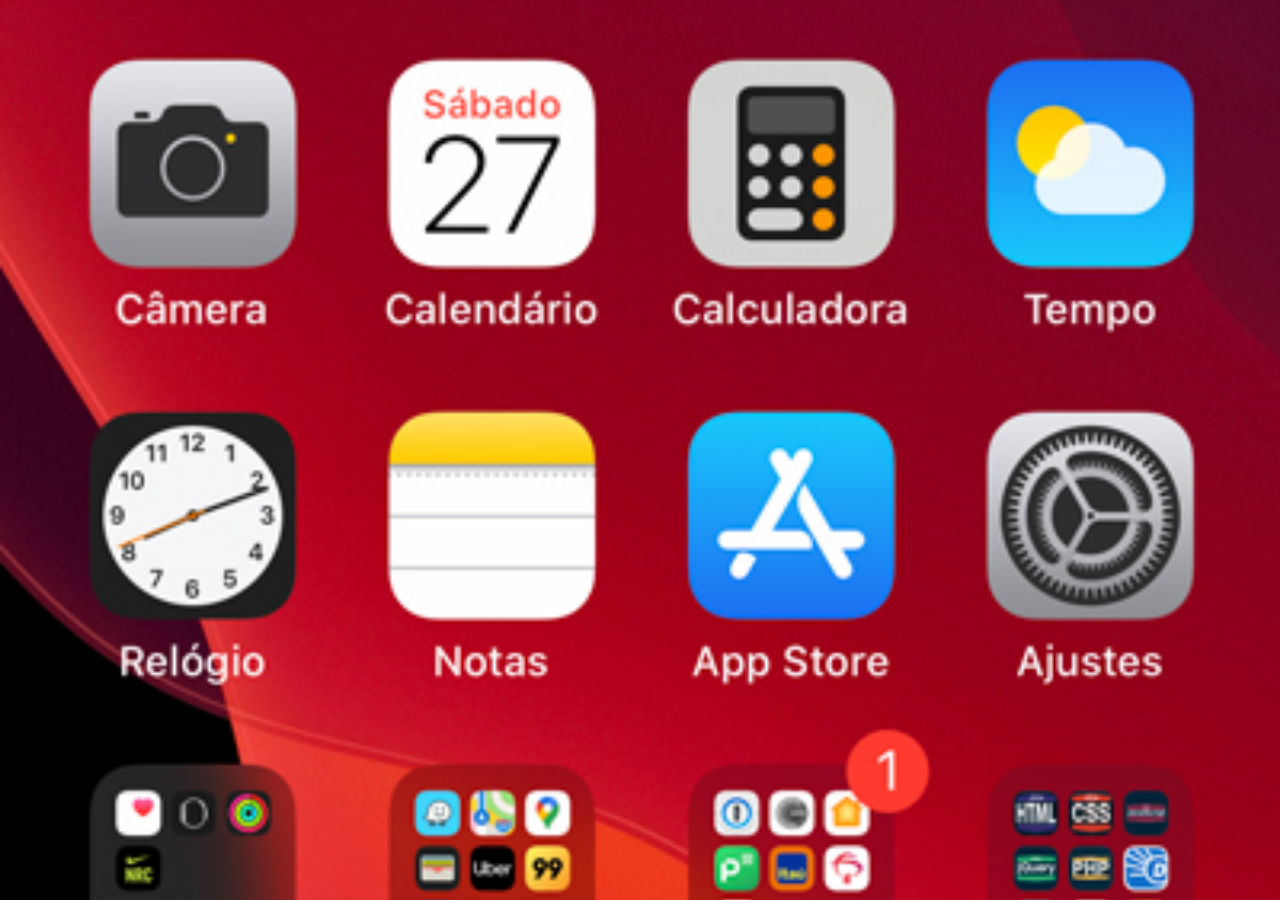
<file: desafio-13 - Copia/home.html>
<!DOCTYPE html>
<html lang="pt-br">
<head>
    <meta charset="UTF-8">
    <meta name="viewport" content="width=device-width, initial-scale=1.0">
    <title>Home</title>
    <style>
        * {
            margin: 0px;
            padding: 0px;
        }
        body {
            width: 100vw ;
            height: 100vh;
            background: black url('./imagens/tela-home.jpg') no-repeat top center;
            background-size: cover;
        }
    </style>
</head>
<body>
    
</body>
</html>
</file>
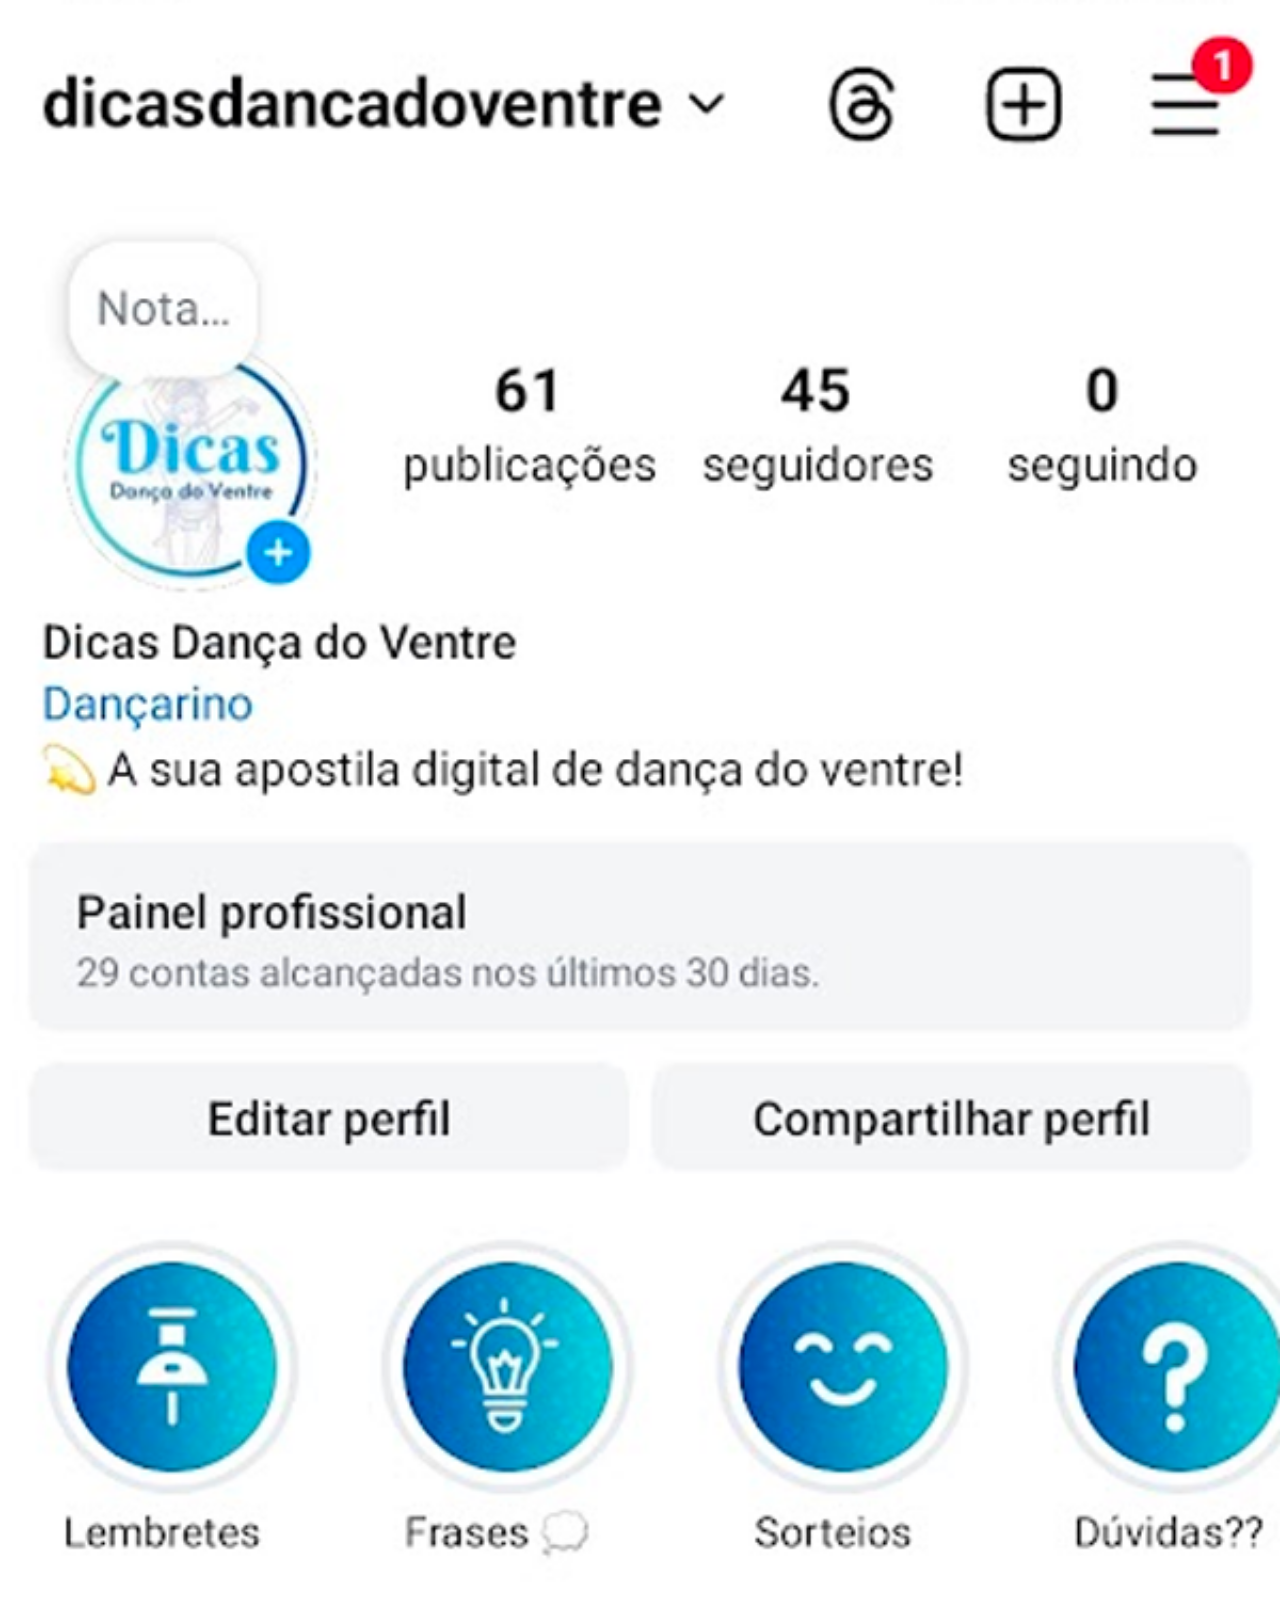
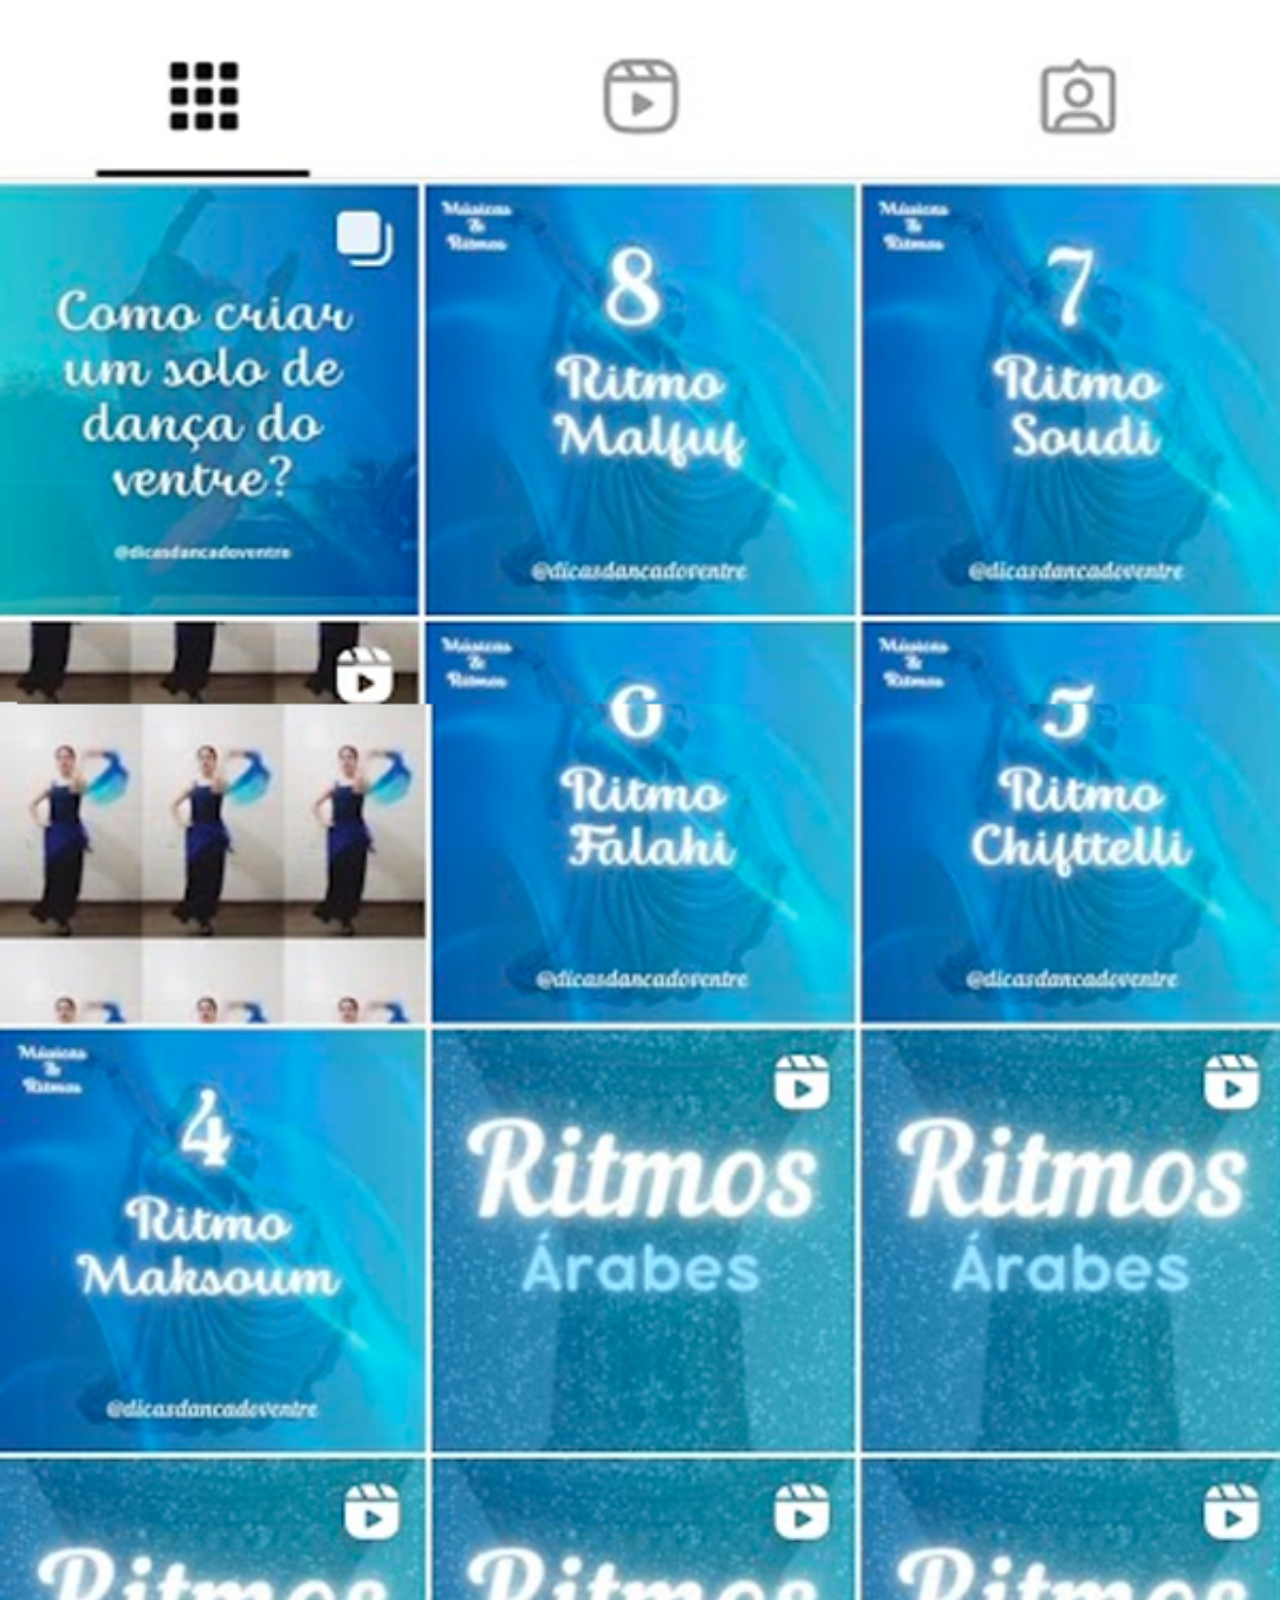
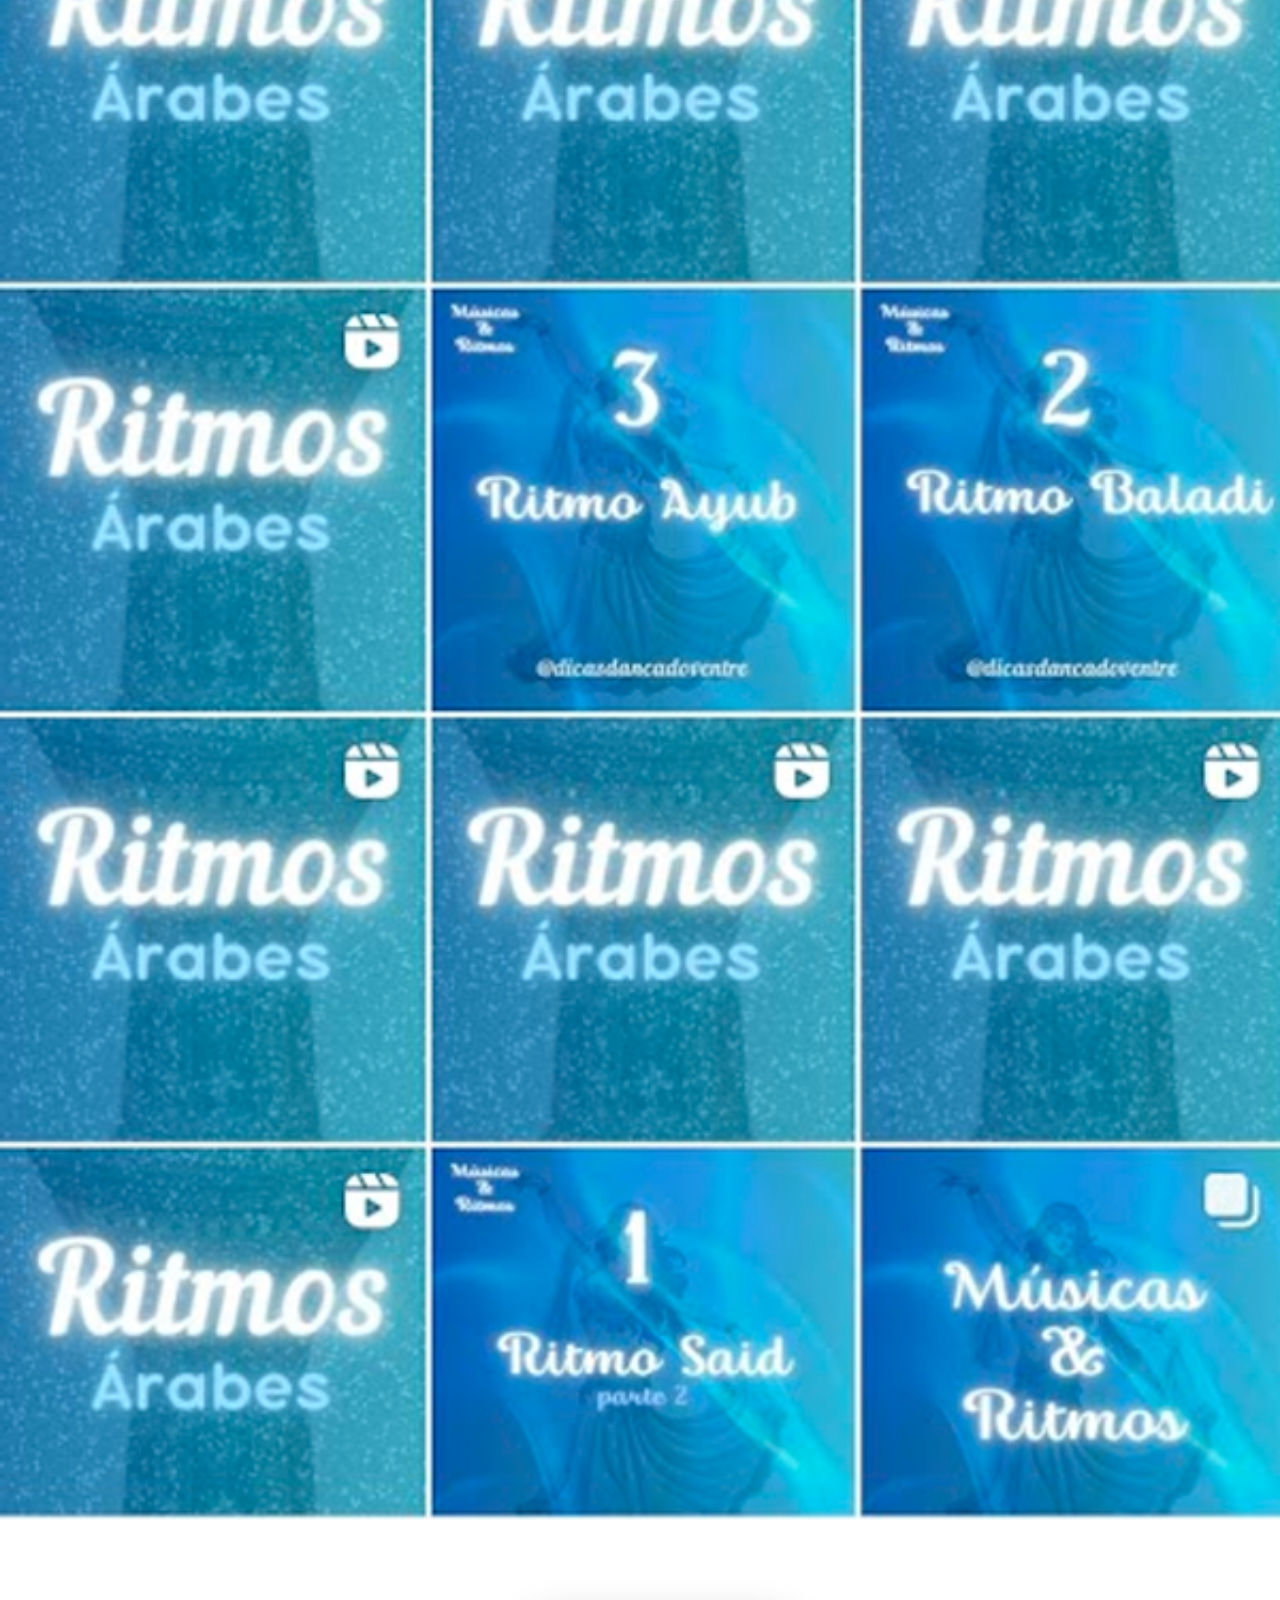
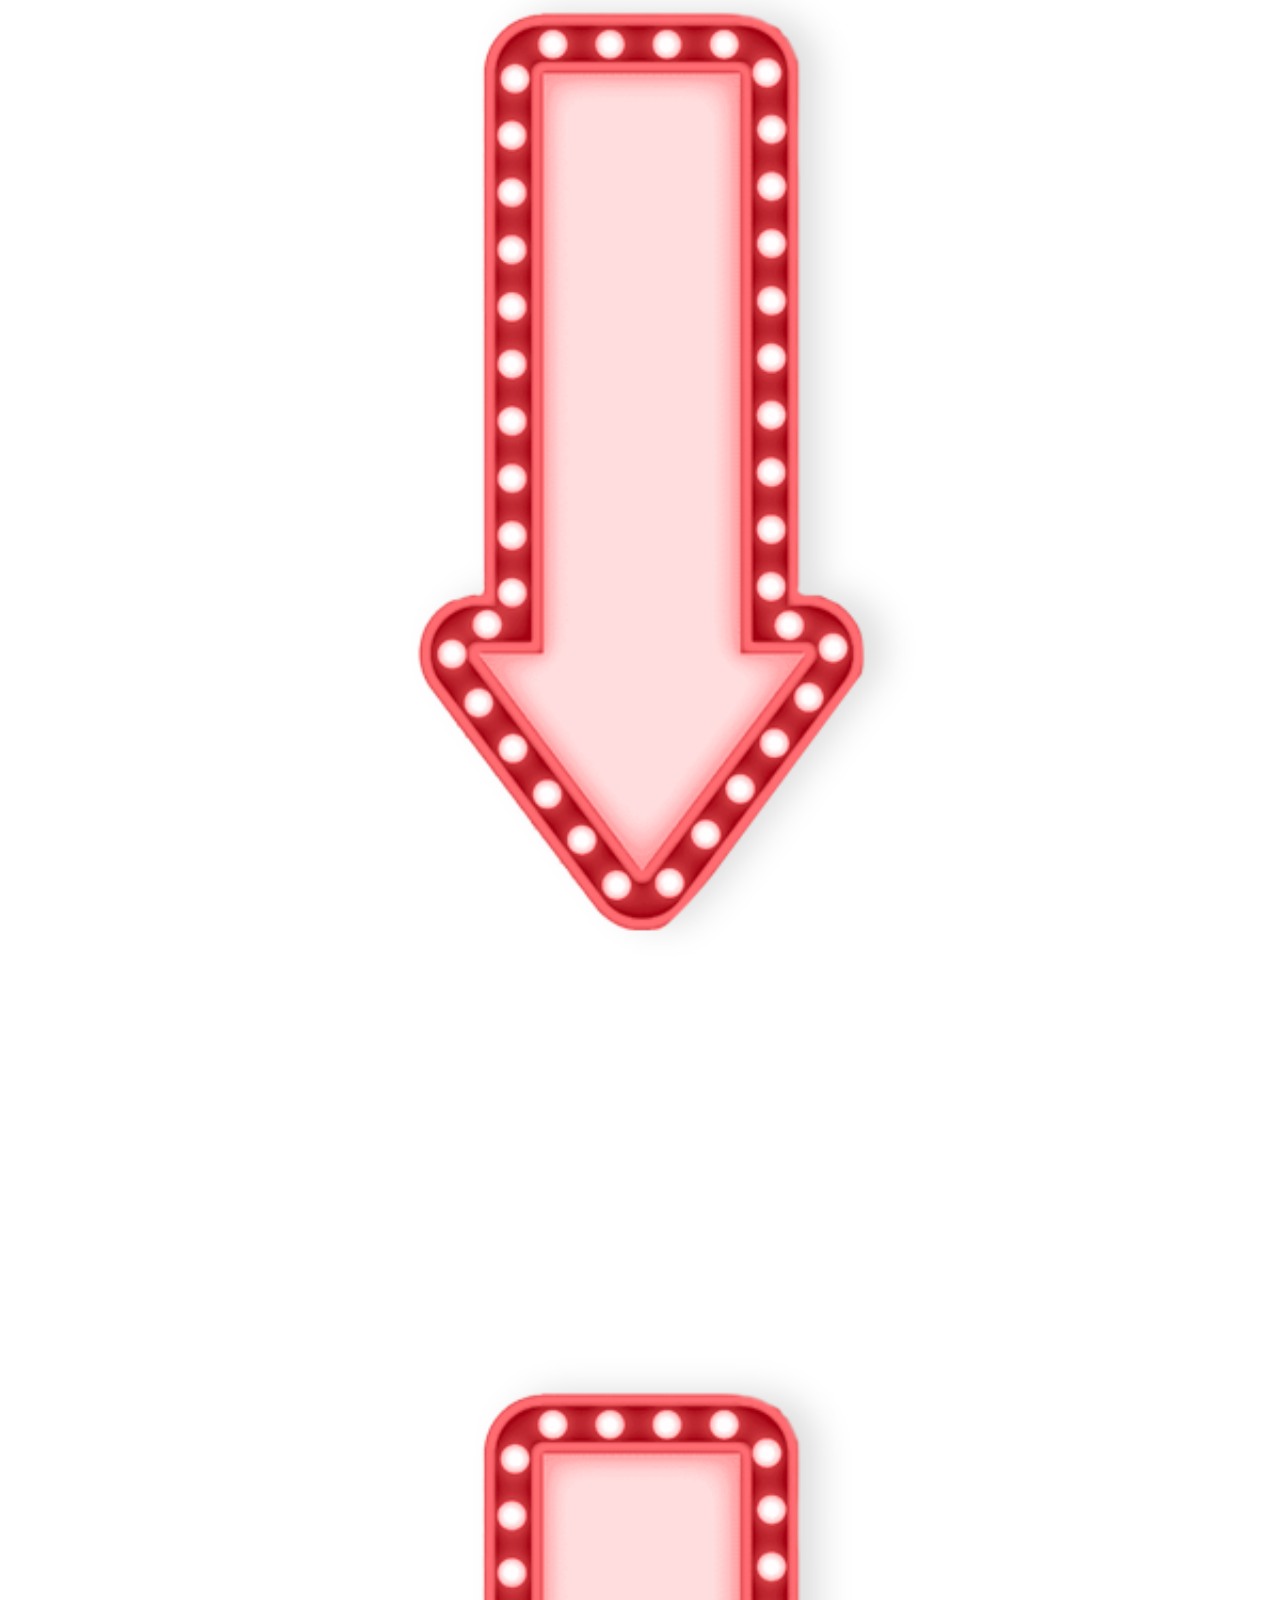
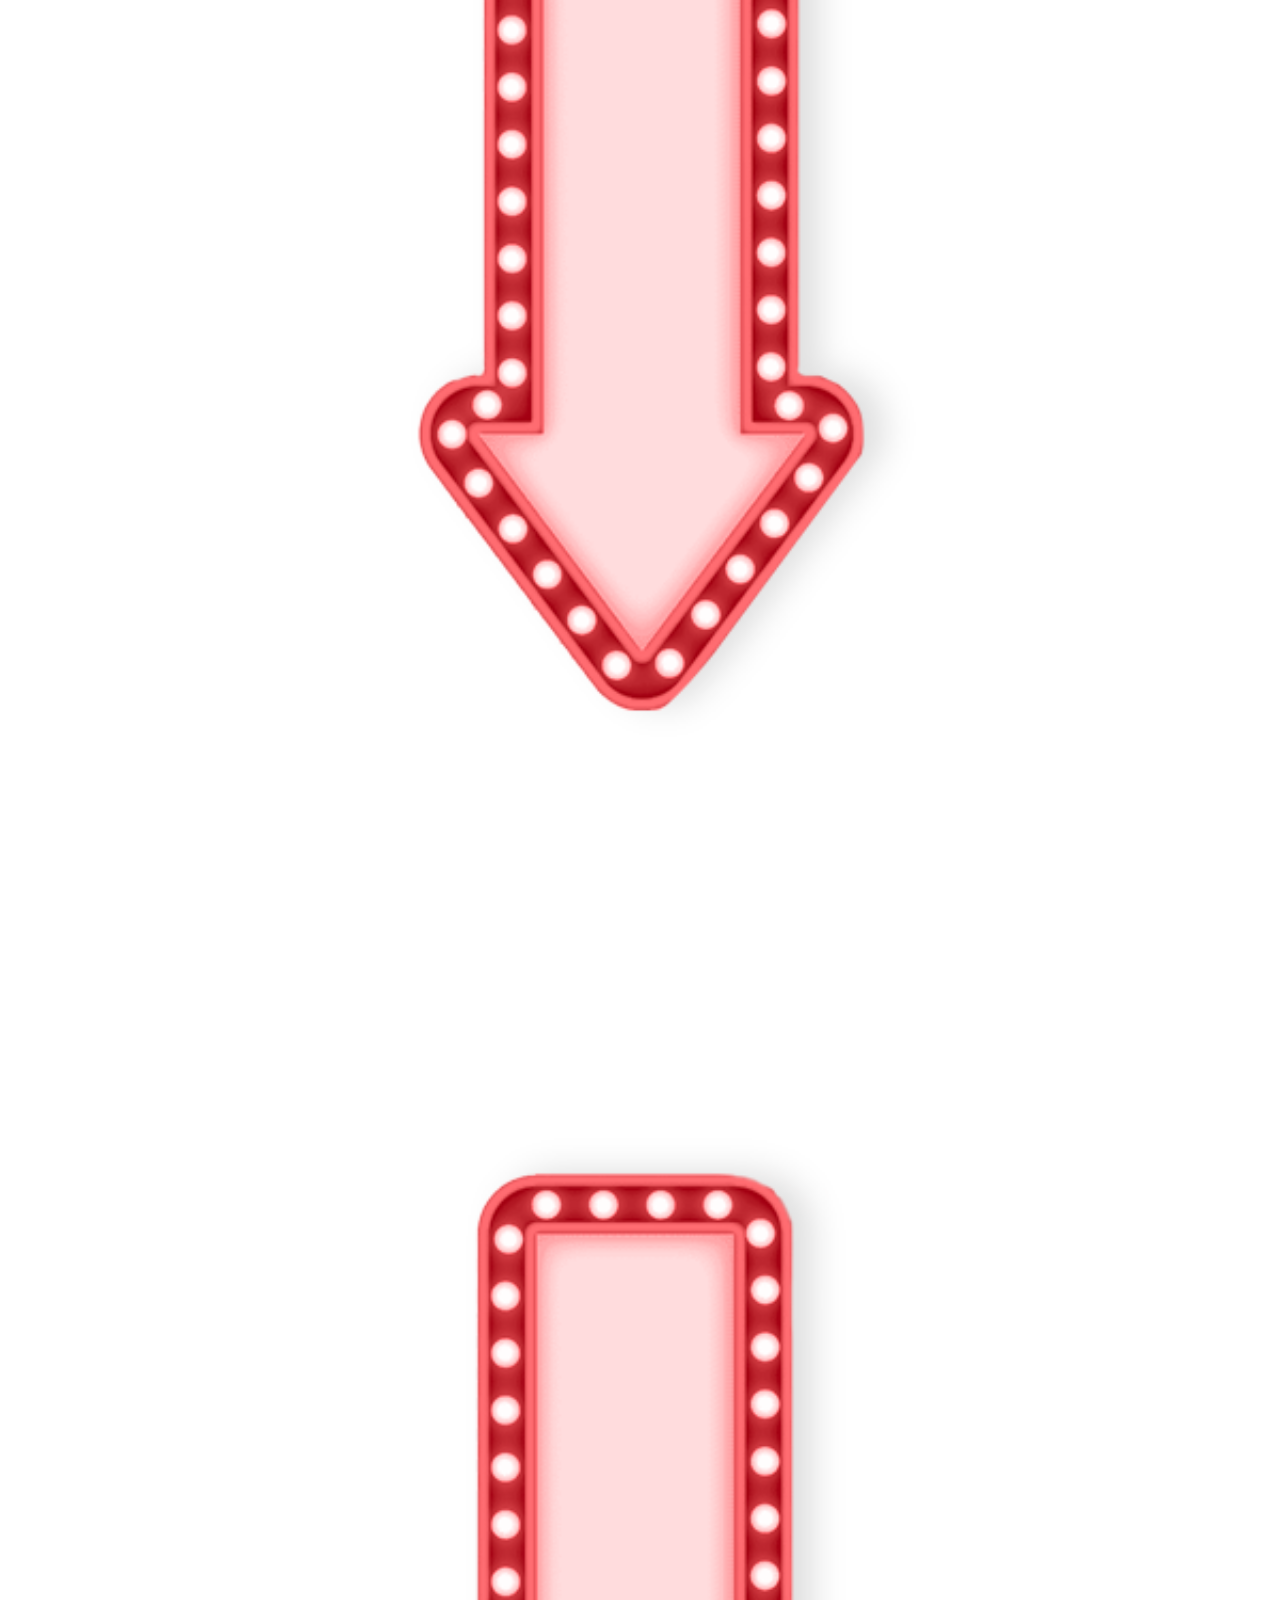
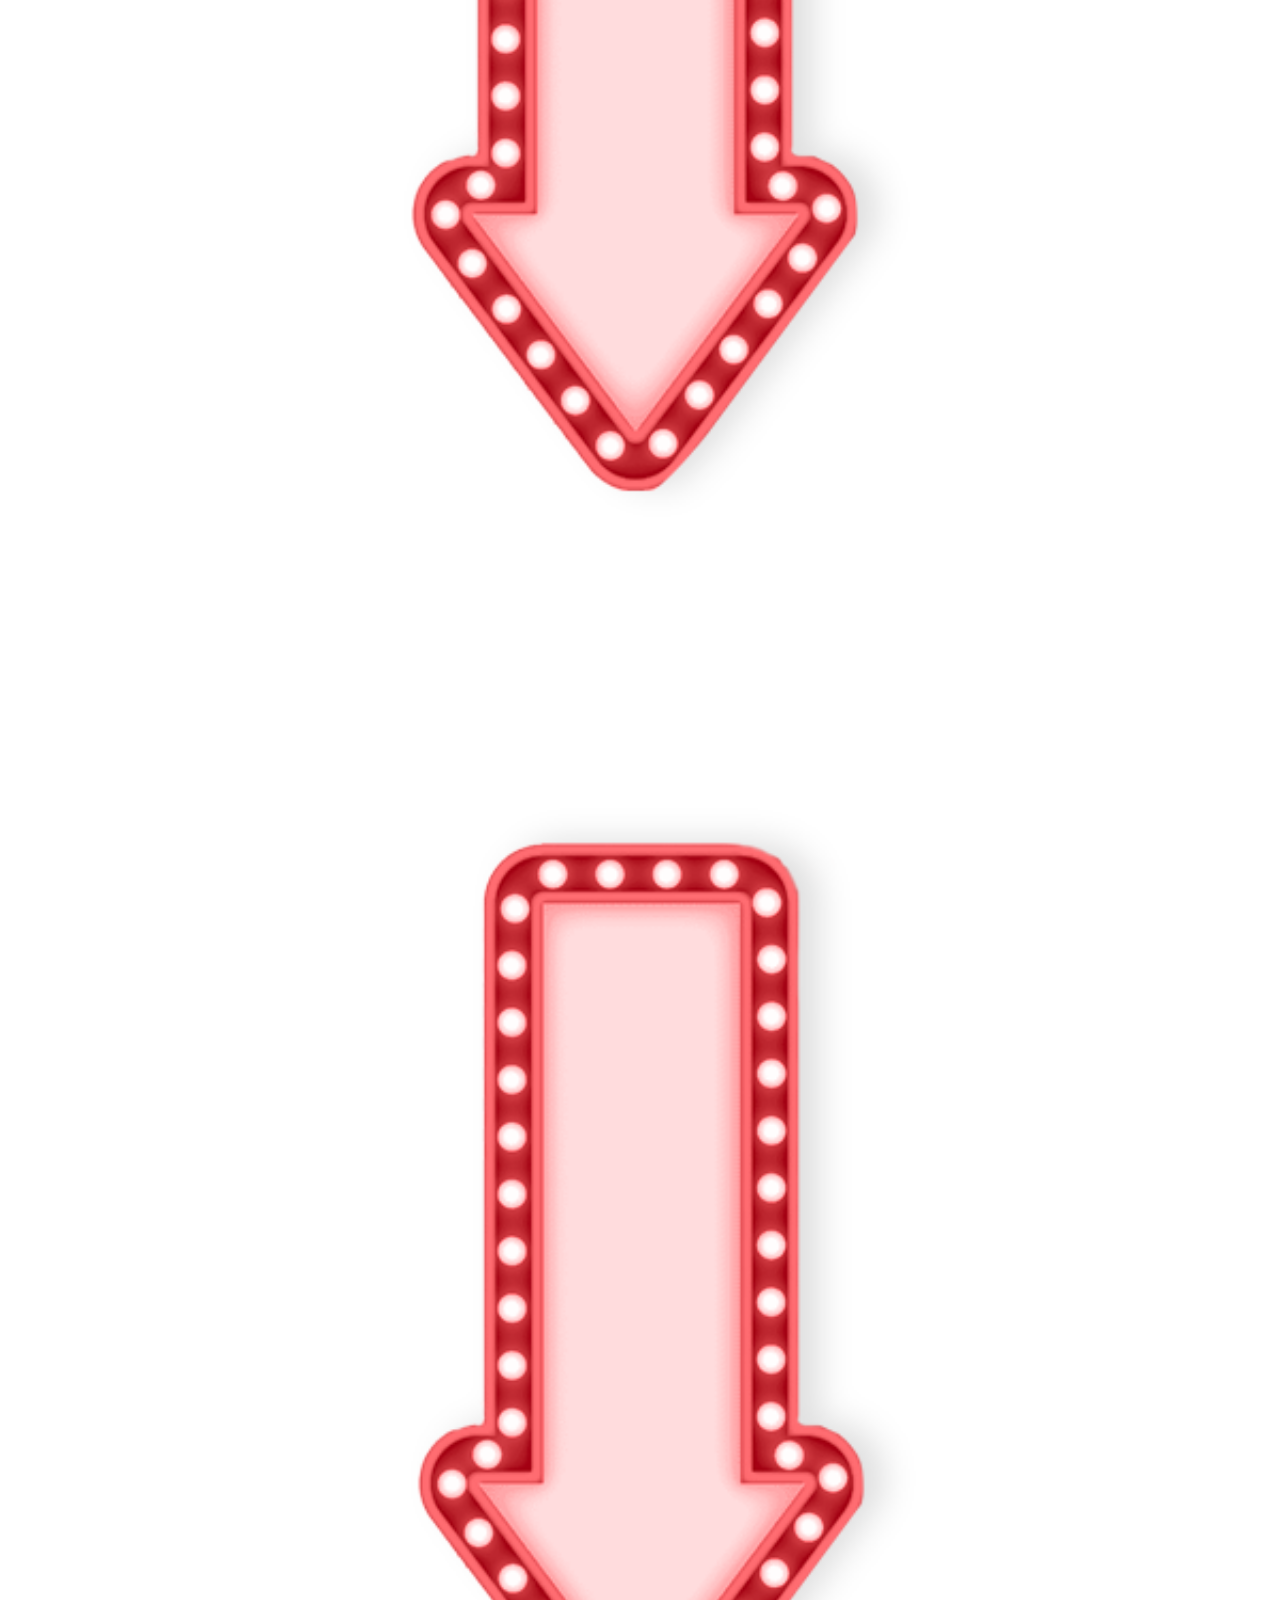
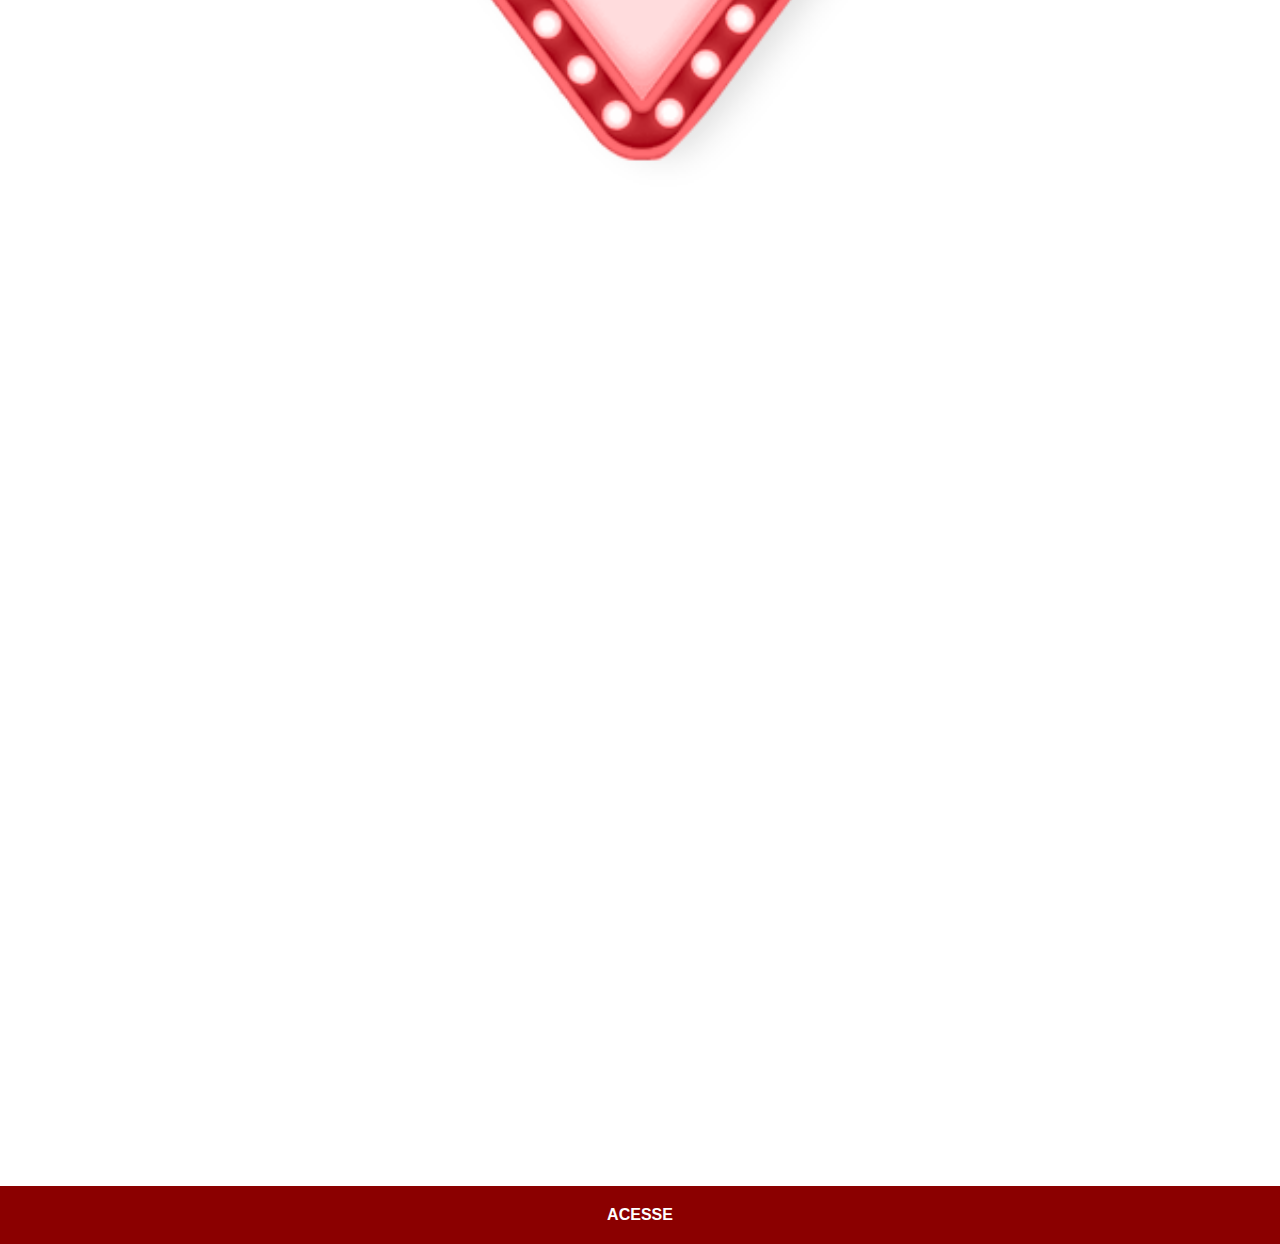
<file: desafio-13 - Copia/instagram.html>
<!DOCTYPE html>
<html lang="pt-br">
<head>
    <meta charset="UTF-8">
    <meta name="viewport" content="width=device-width, initial-scale=1.0">
    <title>Instagram</title>
<style>
    * {
        margin: 0px;
        padding: 0px;
        font-family: Arial, Helvetica, sans-serif;
    }
 
    img {
        width: 100%;  
    } 

     a {
        display: block;
        background-color: darkred;
        color: white;
        padding: 20px;
        text-align: center;
        font-weight: bolder;
        text-decoration: none;
    } 

    a:hover {
        background-color: red; 
    }

    .container {
        overflow-y: auto;
    }
</style>
</head>
<body>
    <div class="container">
        <img src="./imagens/tela-instagram.png" alt="Instagram"> 
    </div>
        <a href="https://www.instagram.com/dicasdancadoventre/" target="_blank"> ACESSE </a>
   
</body>
</html>
</file>
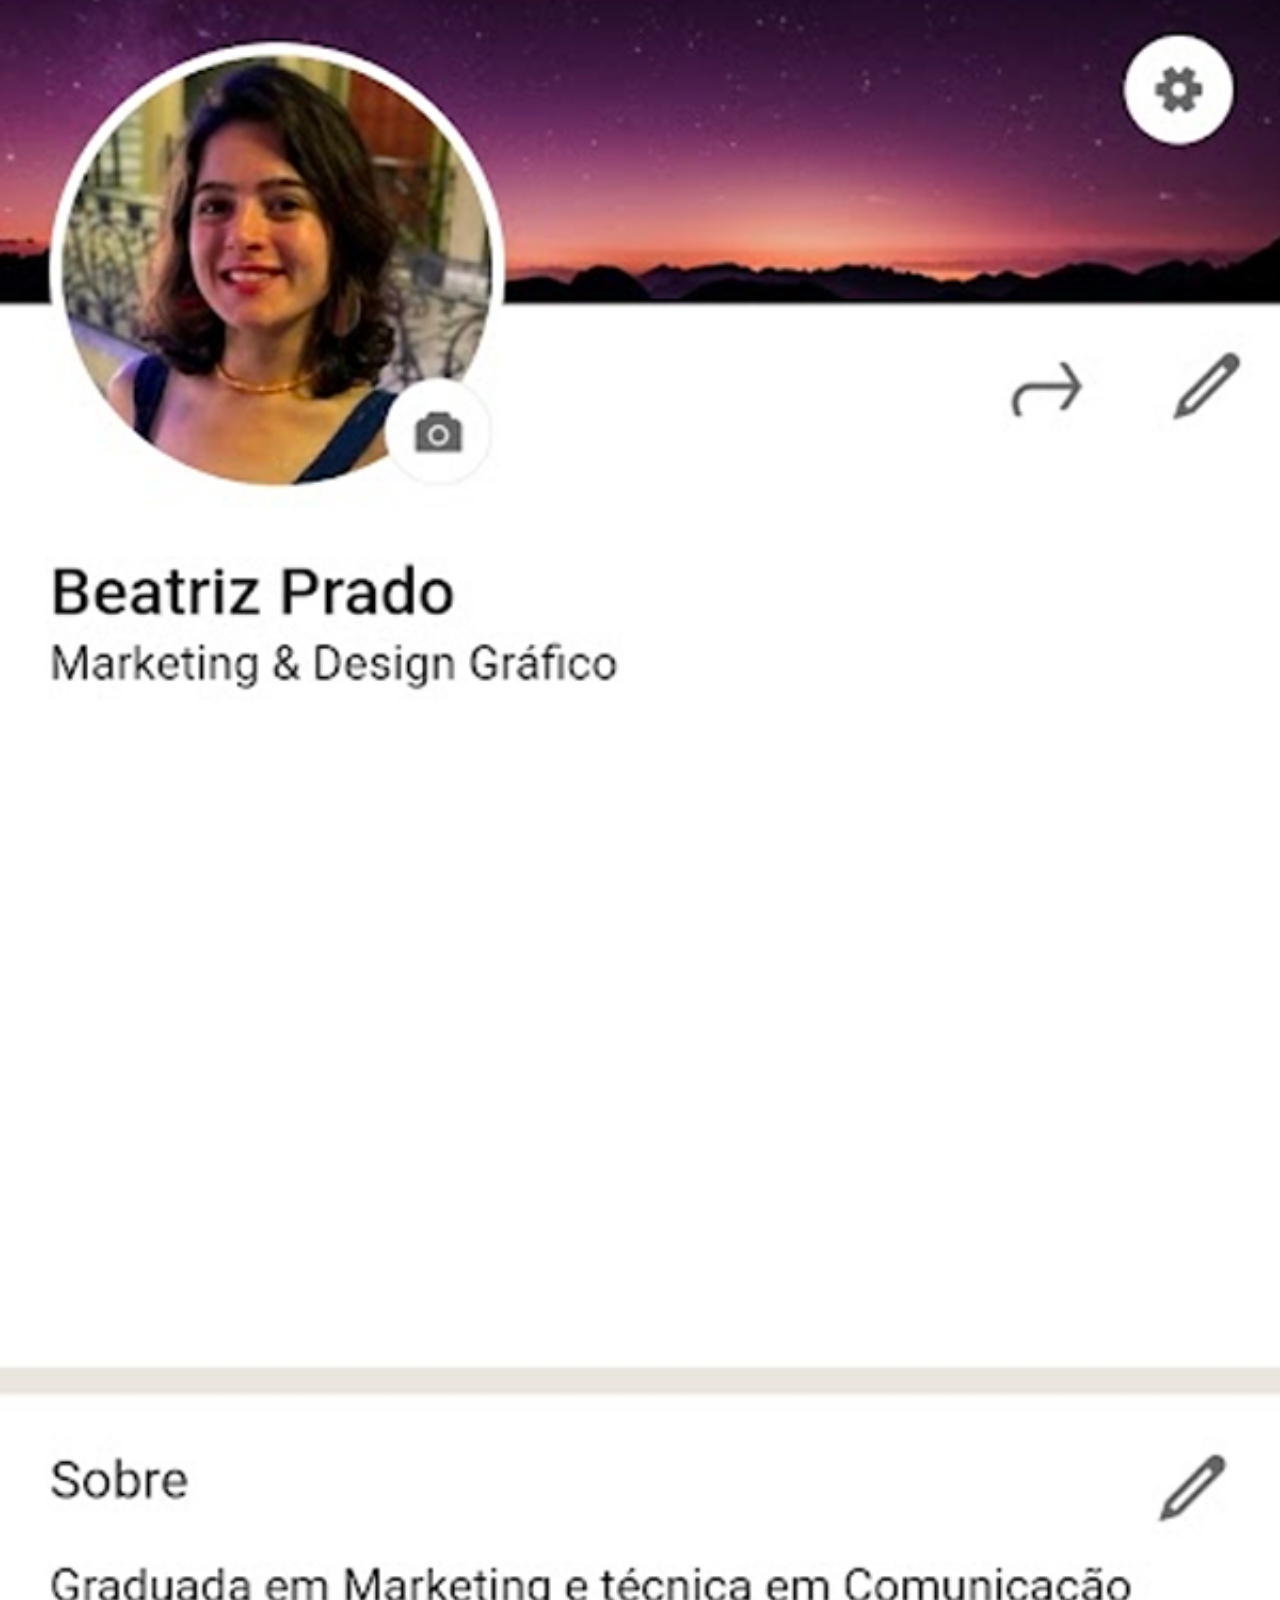
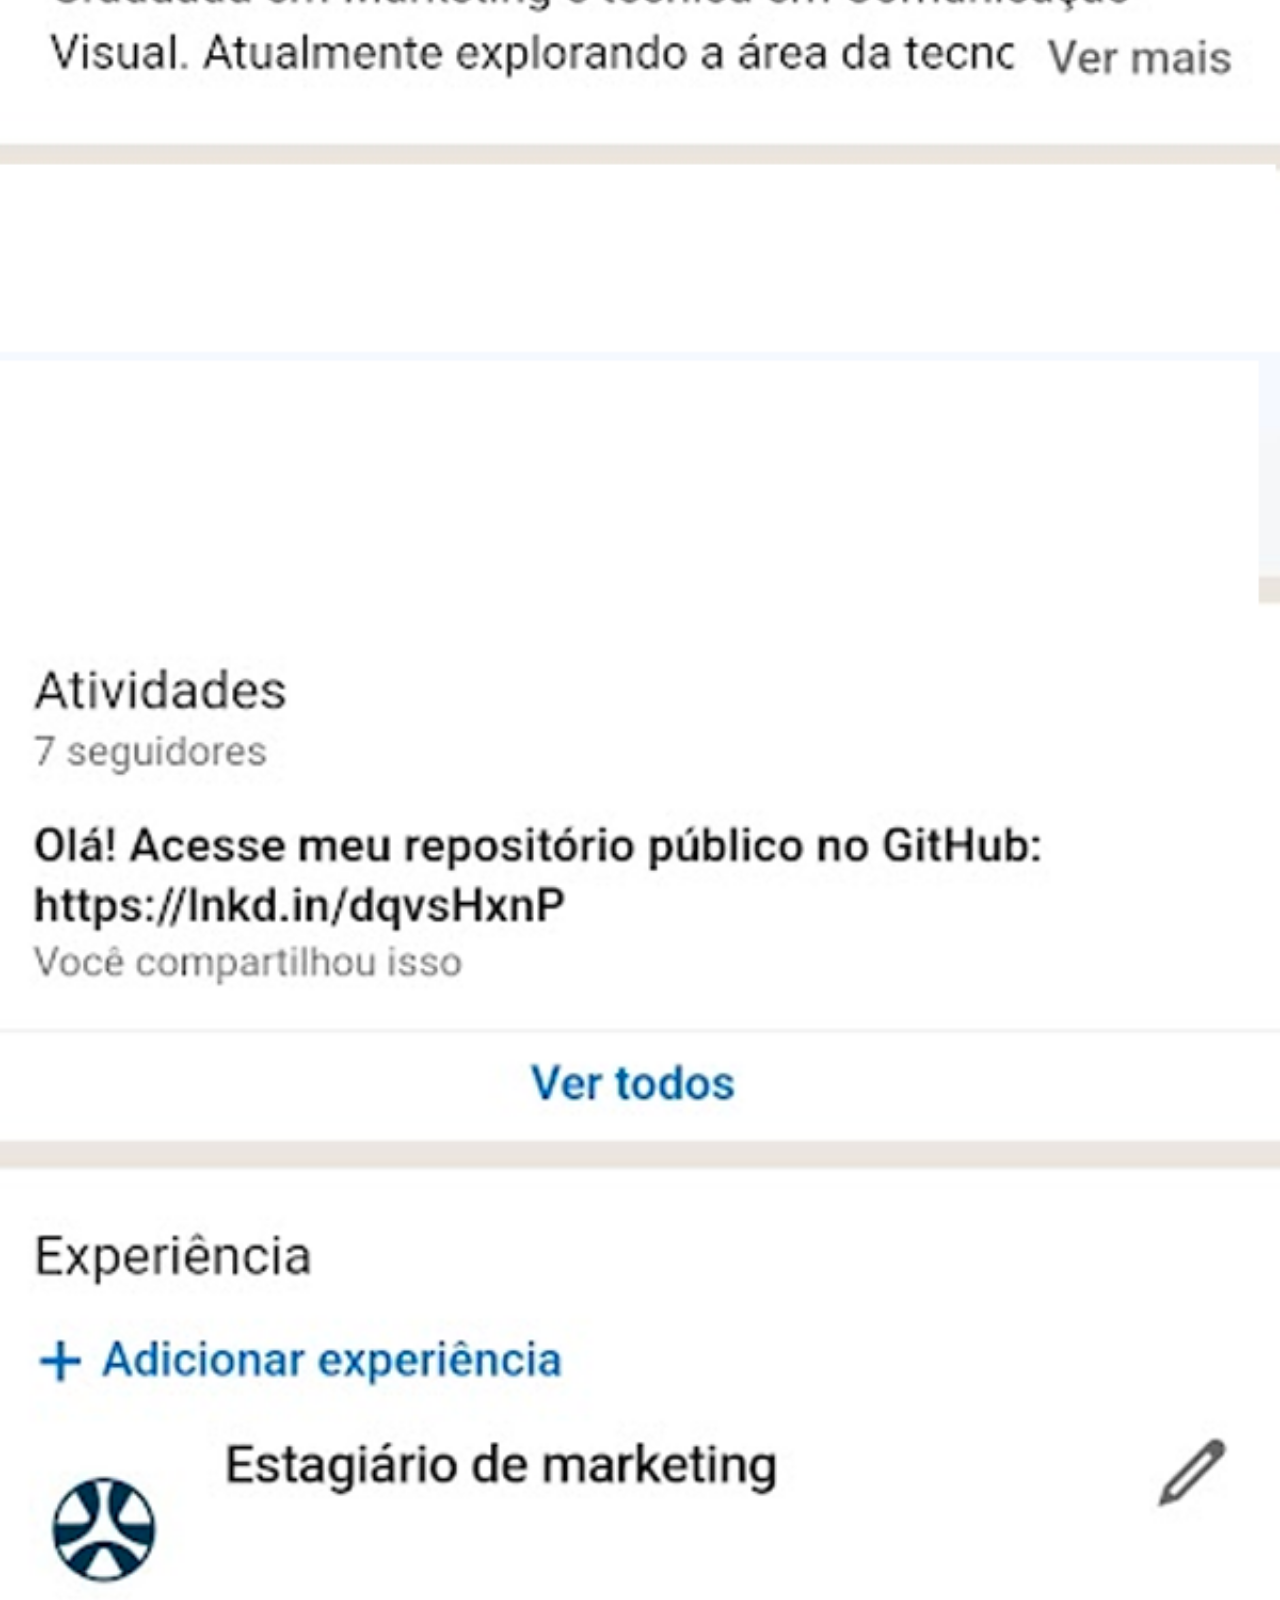
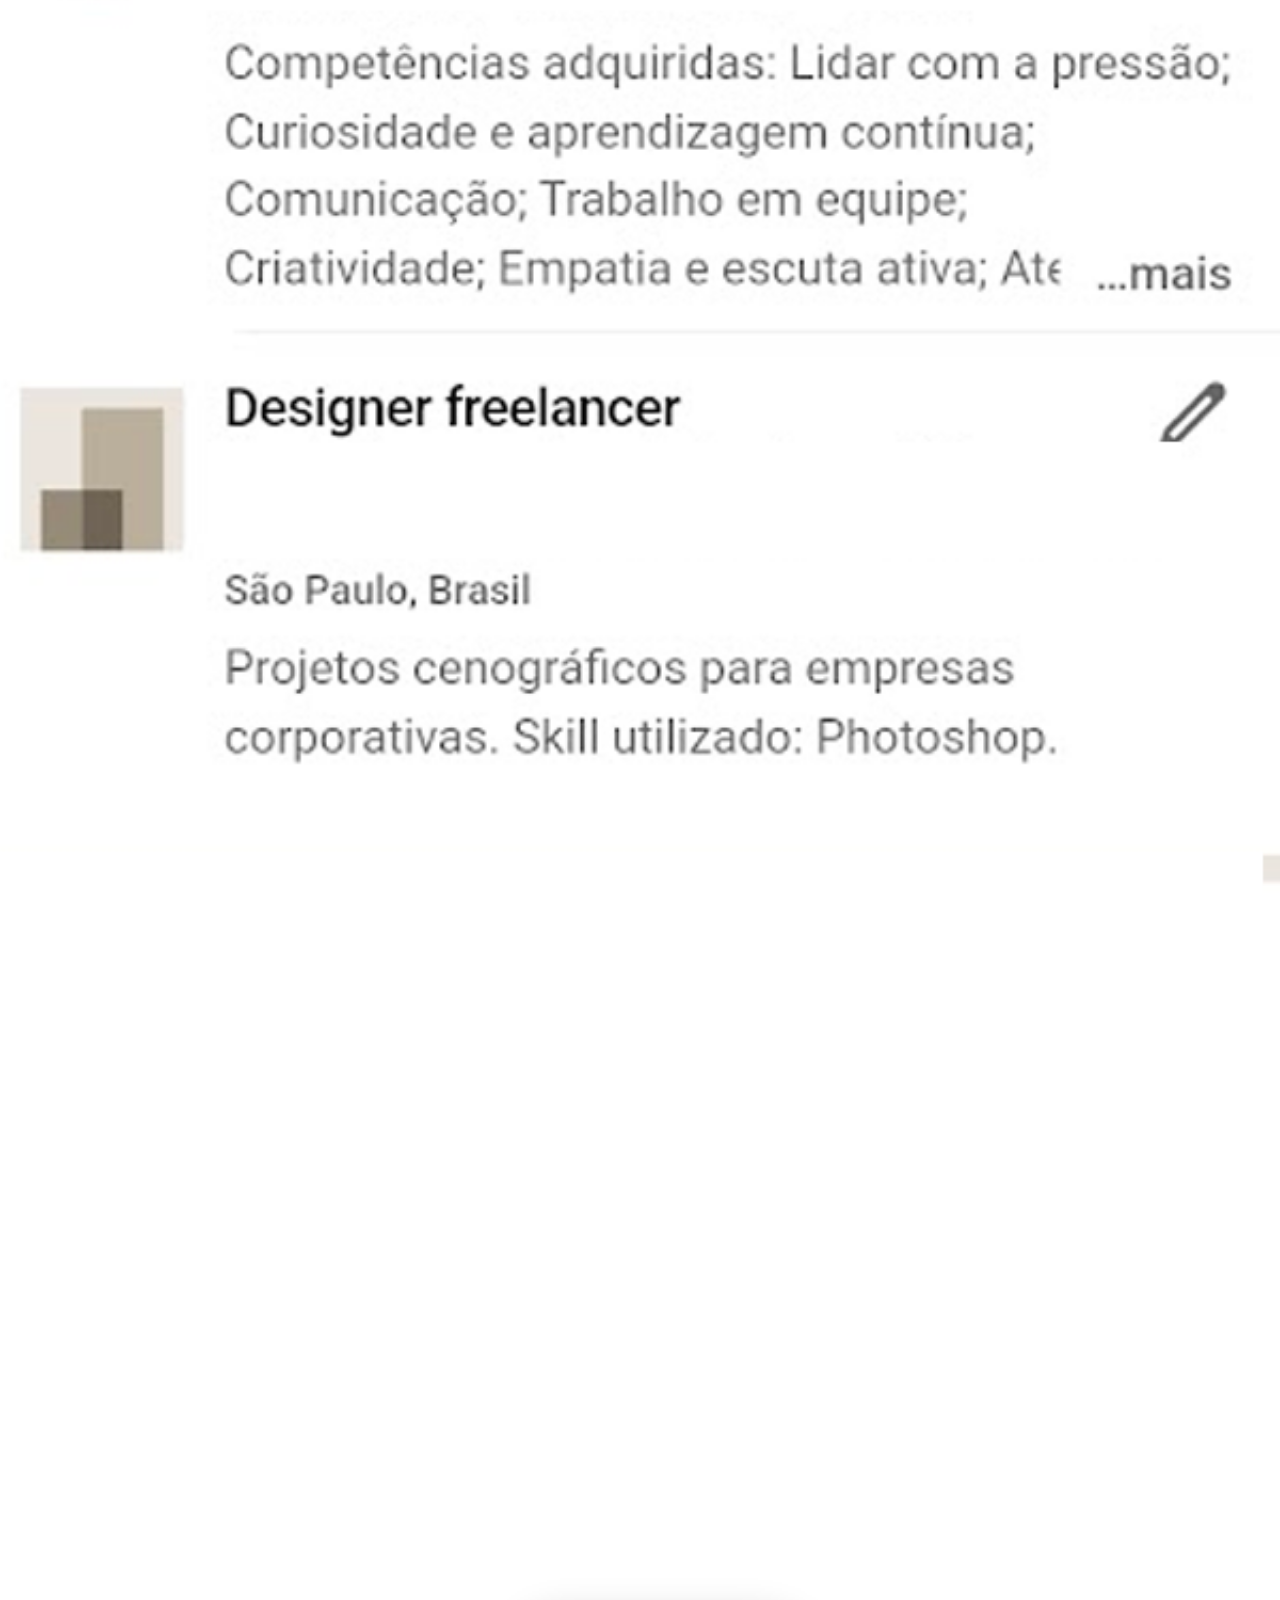
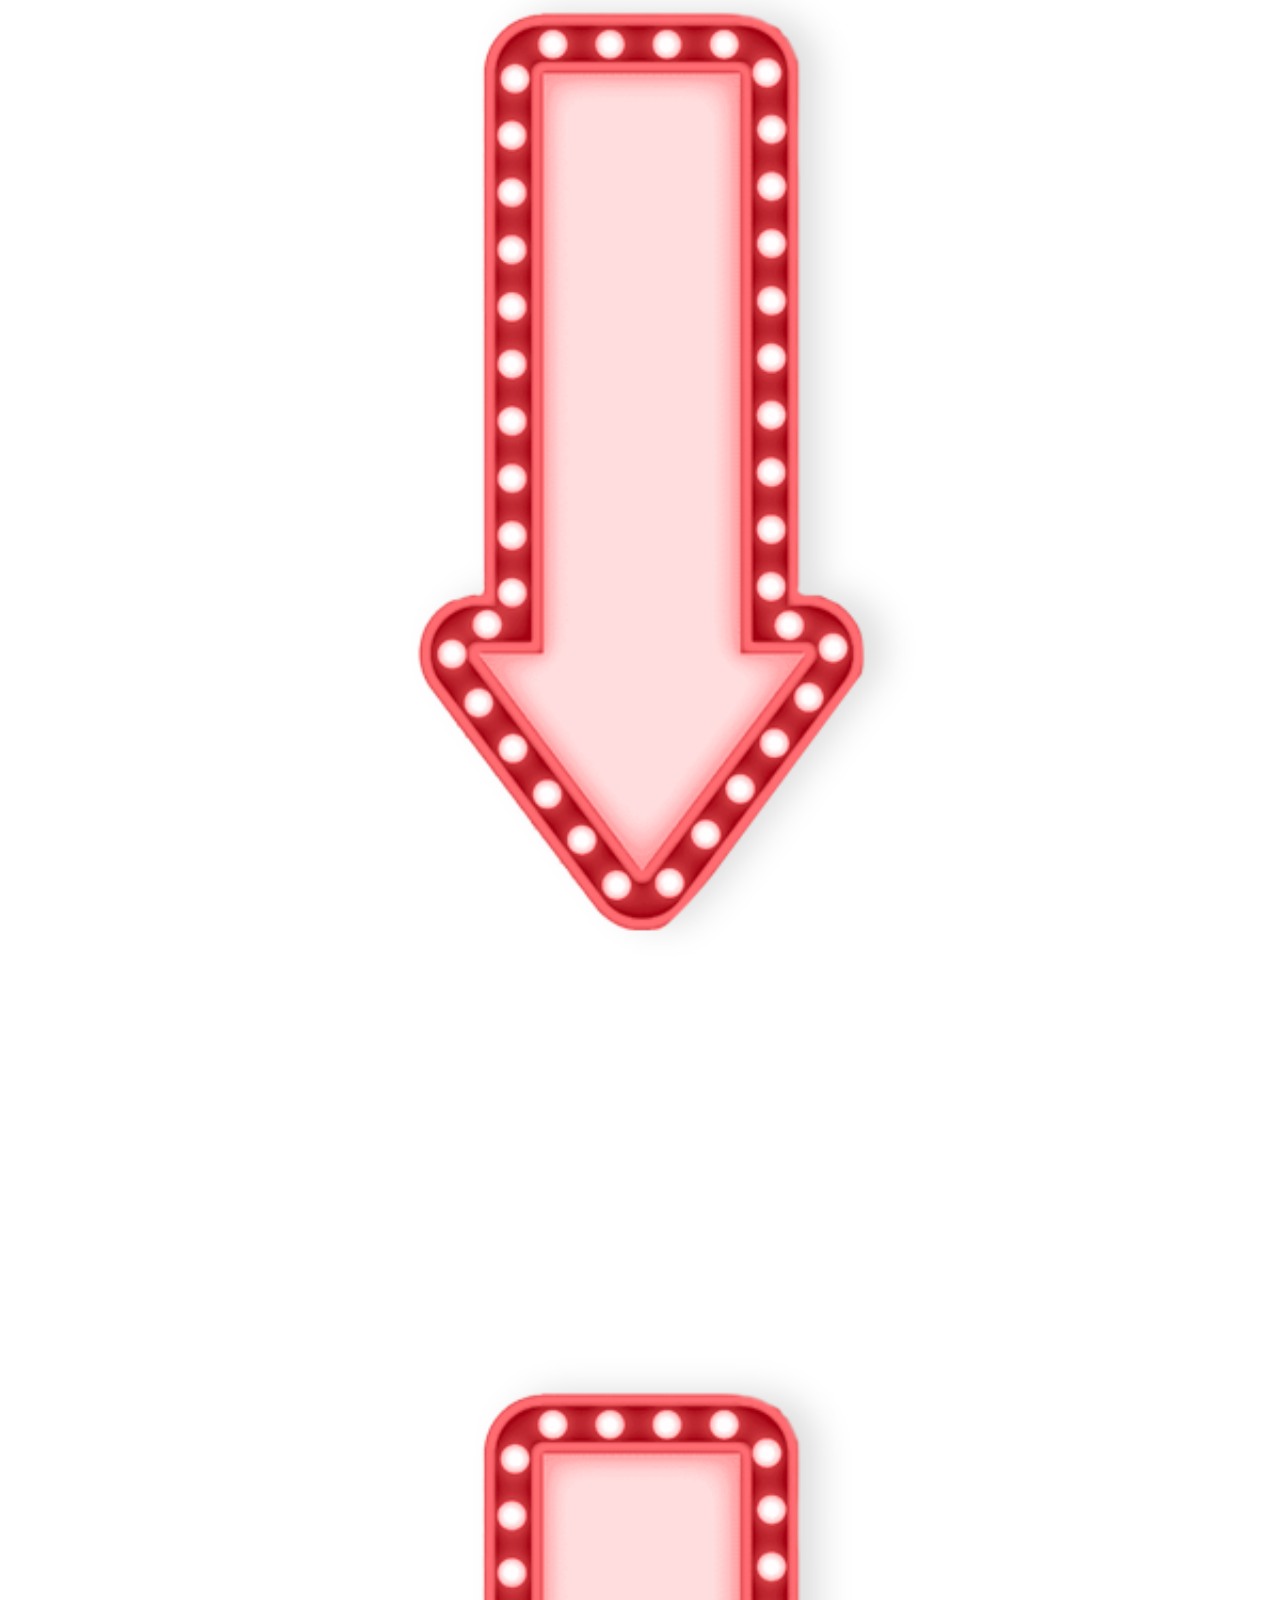
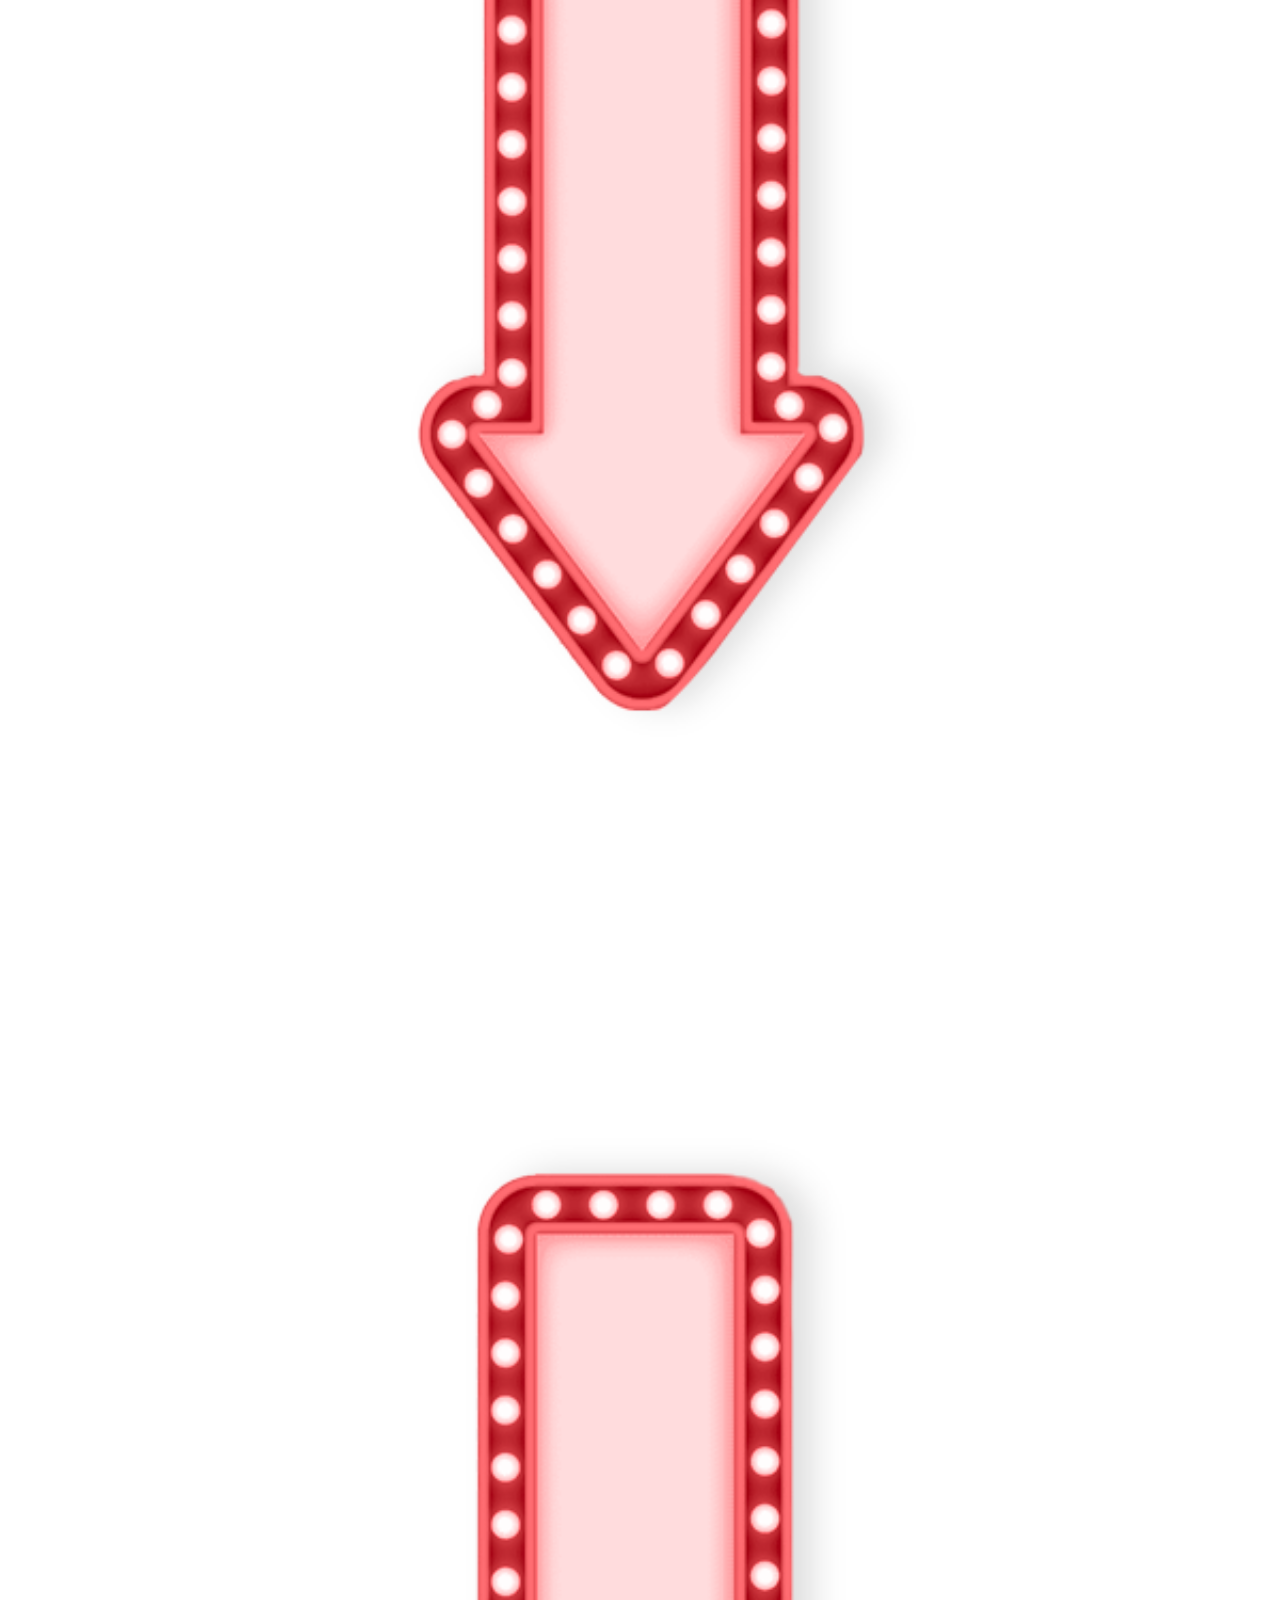
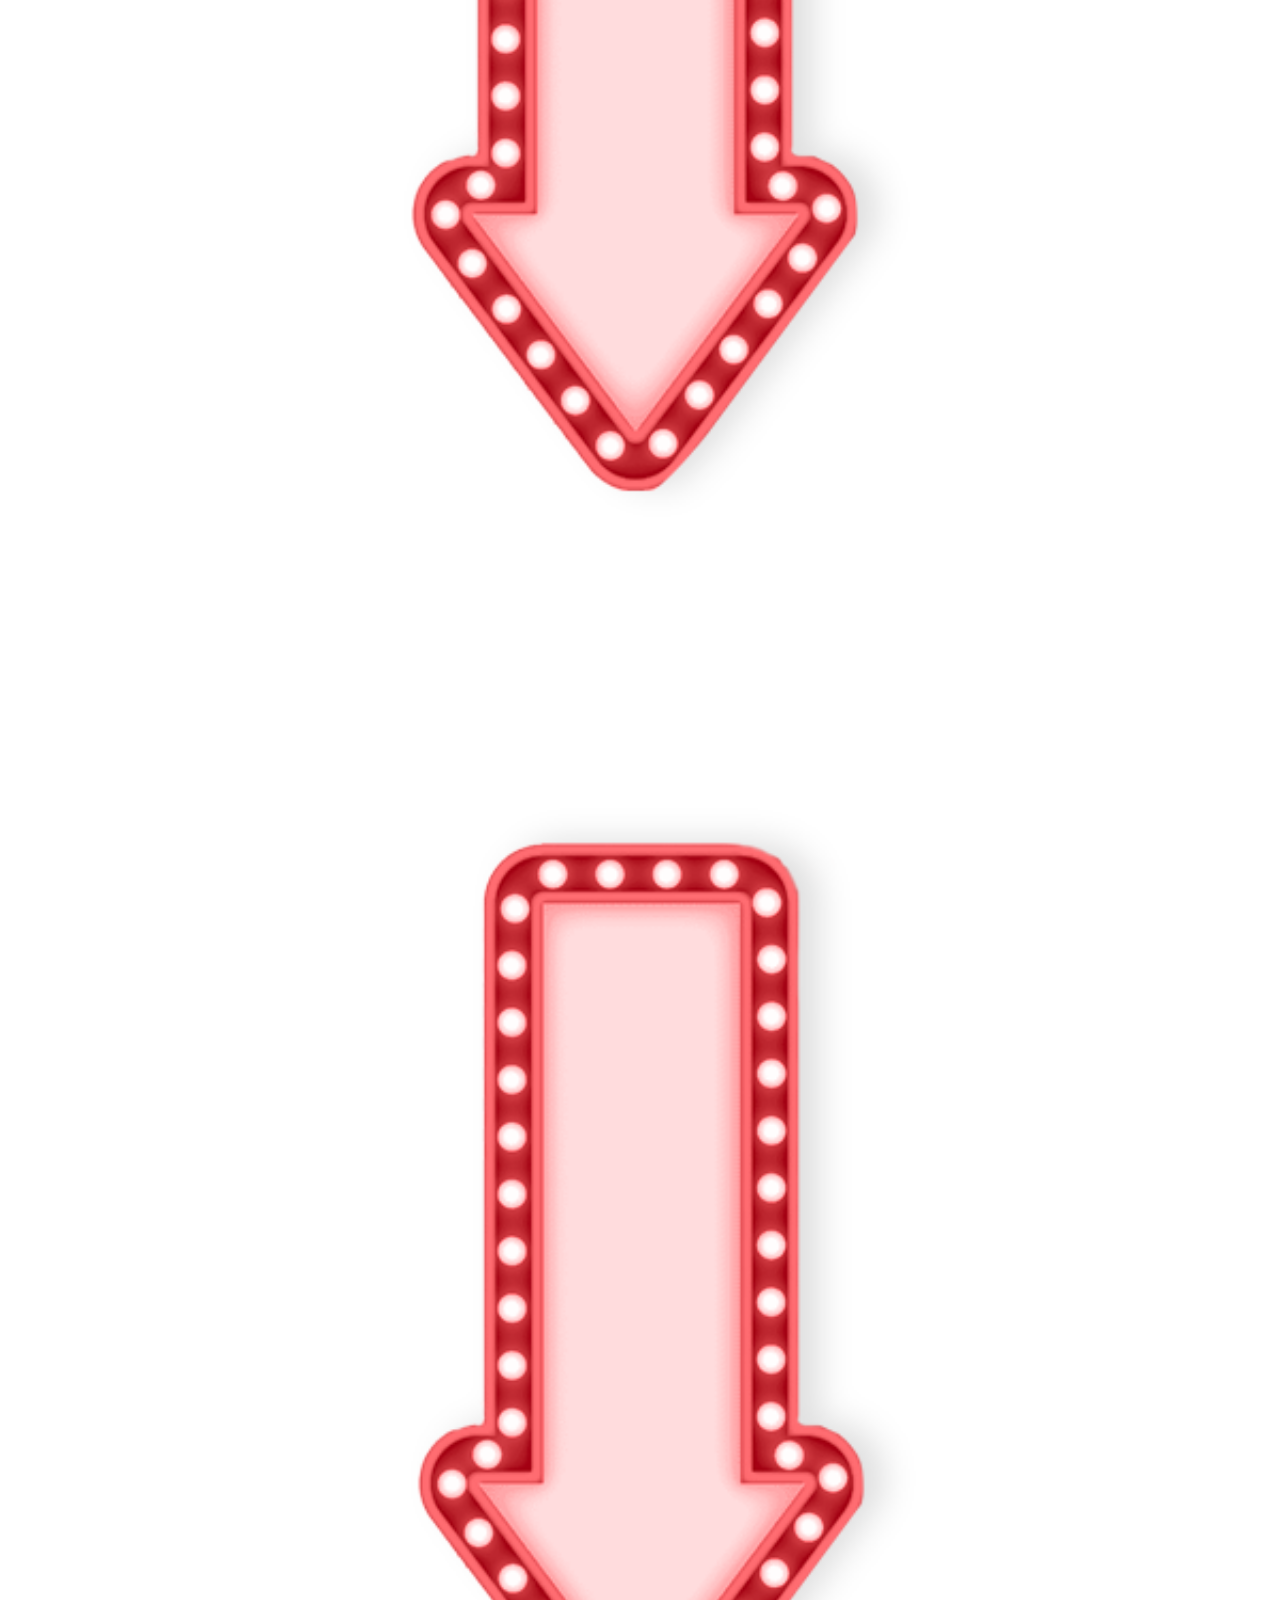
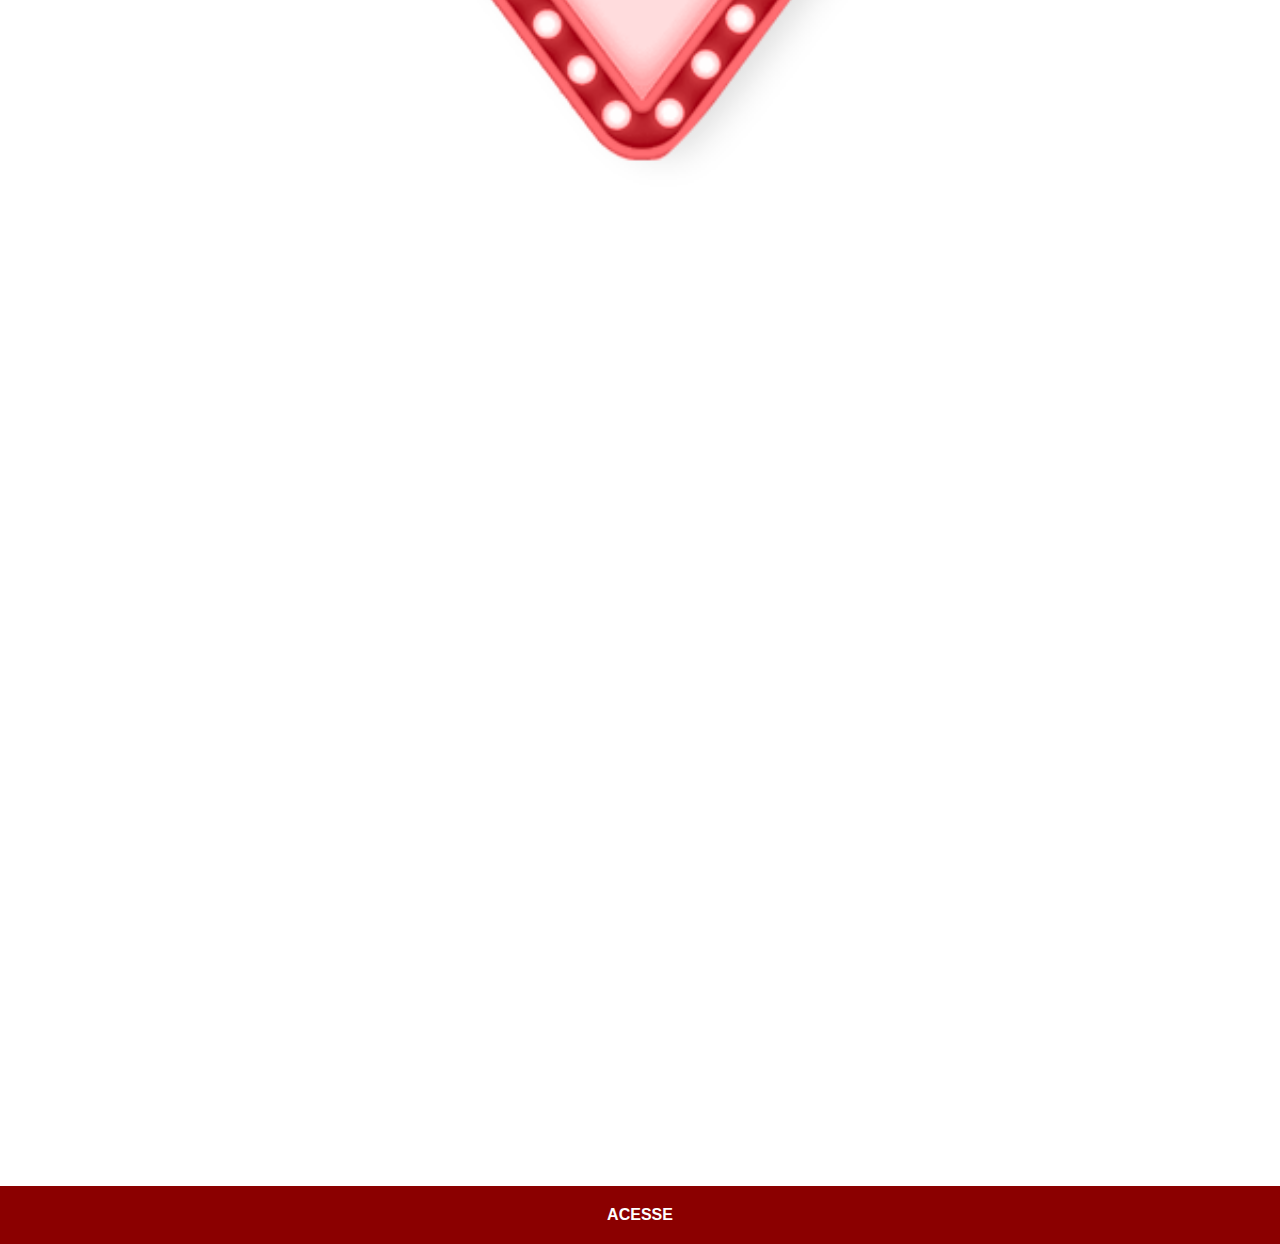
<file: desafio-13 - Copia/linkedin.html>
<!DOCTYPE html>
<html lang="pt-br">
<head>
    <meta charset="UTF-8">
    <meta name="viewport" content="width=device-width, initial-scale=1.0">
    <title>Twiter</title>
    <style>
        * {
            margin: 0px;
            padding: 0px;
            font-family: Arial, Helvetica, sans-serif;
        }
     
        img {
            width: 100%;  
        } 
    
         a {
            display: block; 
            background-color: darkred;
            color: white;
            padding: 20px;
            text-align: center;
            font-weight: bolder;
            text-decoration: none;
        } 
    
        a:hover {
            background-color: red; 
        }
    
        .container {
            overflow-y: auto;
        }
    </style>
</head>
<body>
    <div class="container">
    <img src="./imagens/tela-linkedin.png" alt=""> </div>

    <a href="https://www.linkedin.com/in/beatriz-prado-586b121b0/" target="_blank">ACESSE</a>
</body>
</html>
</file>
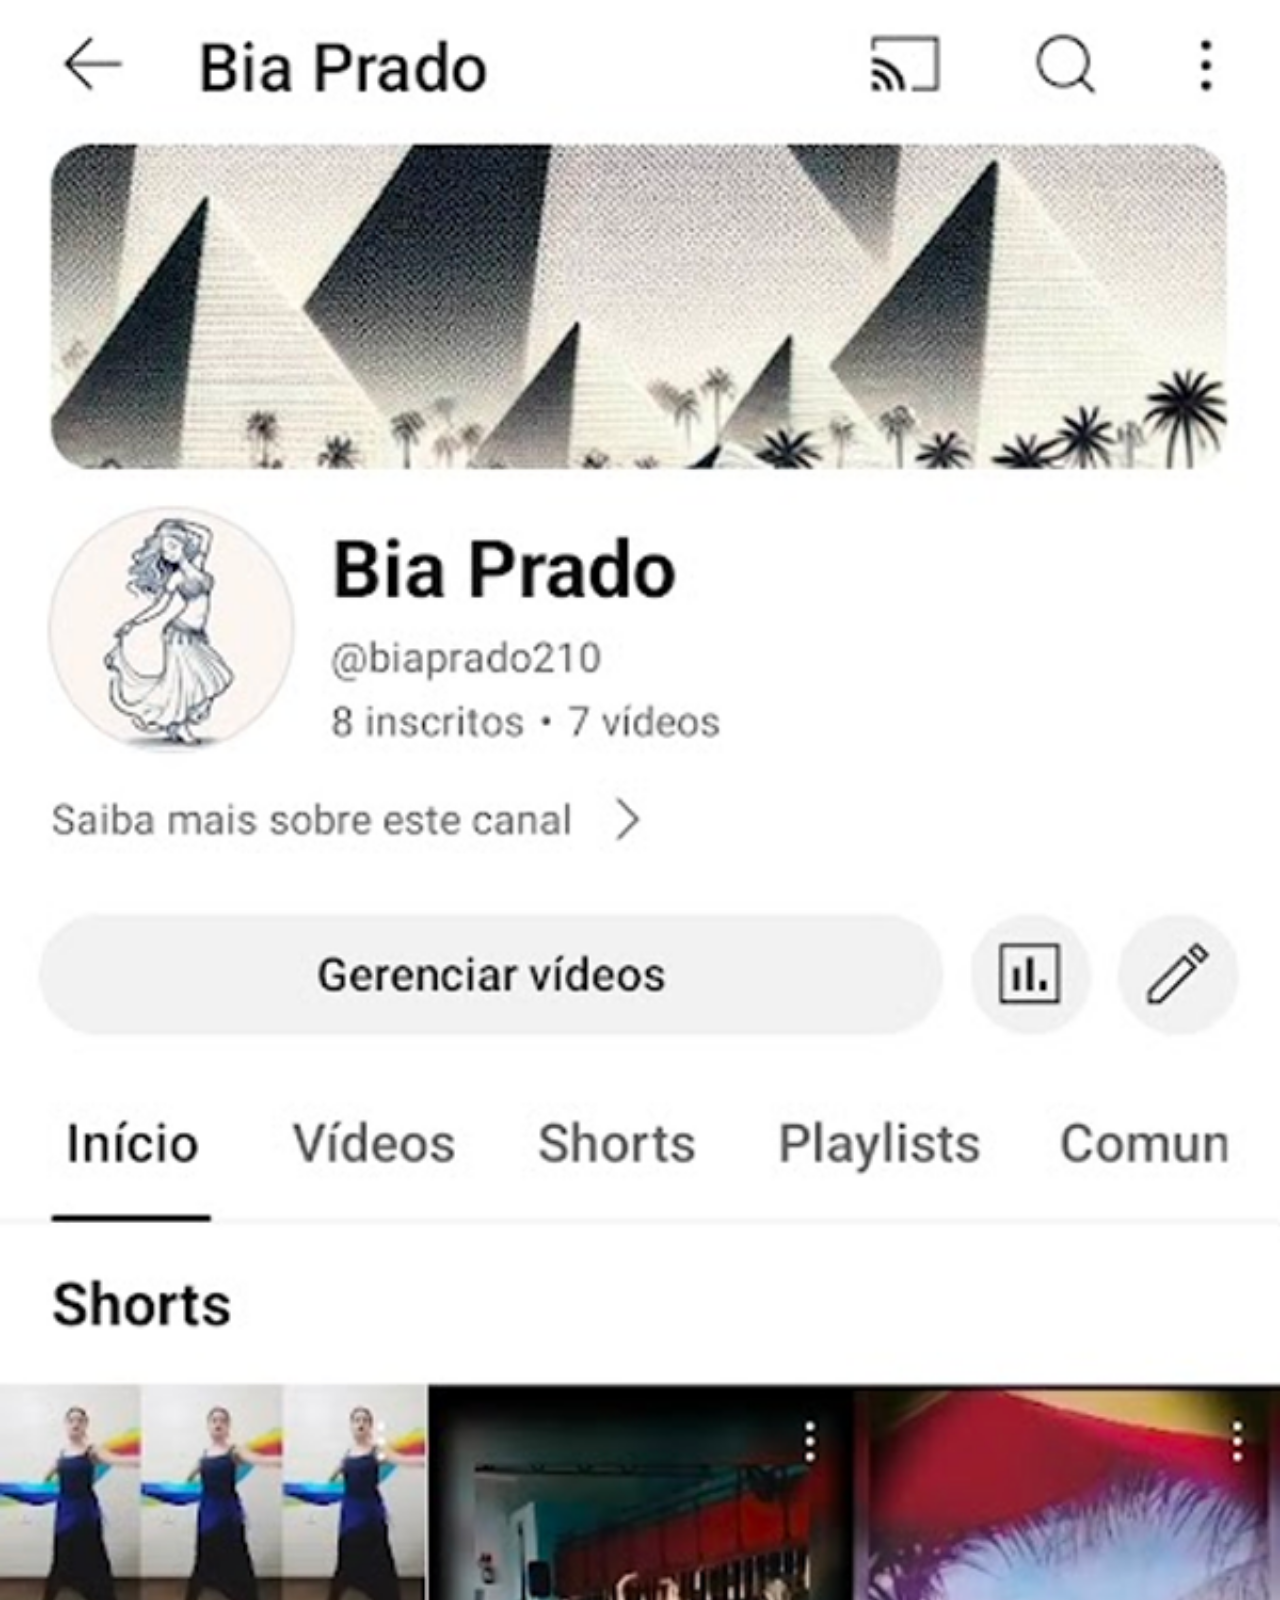
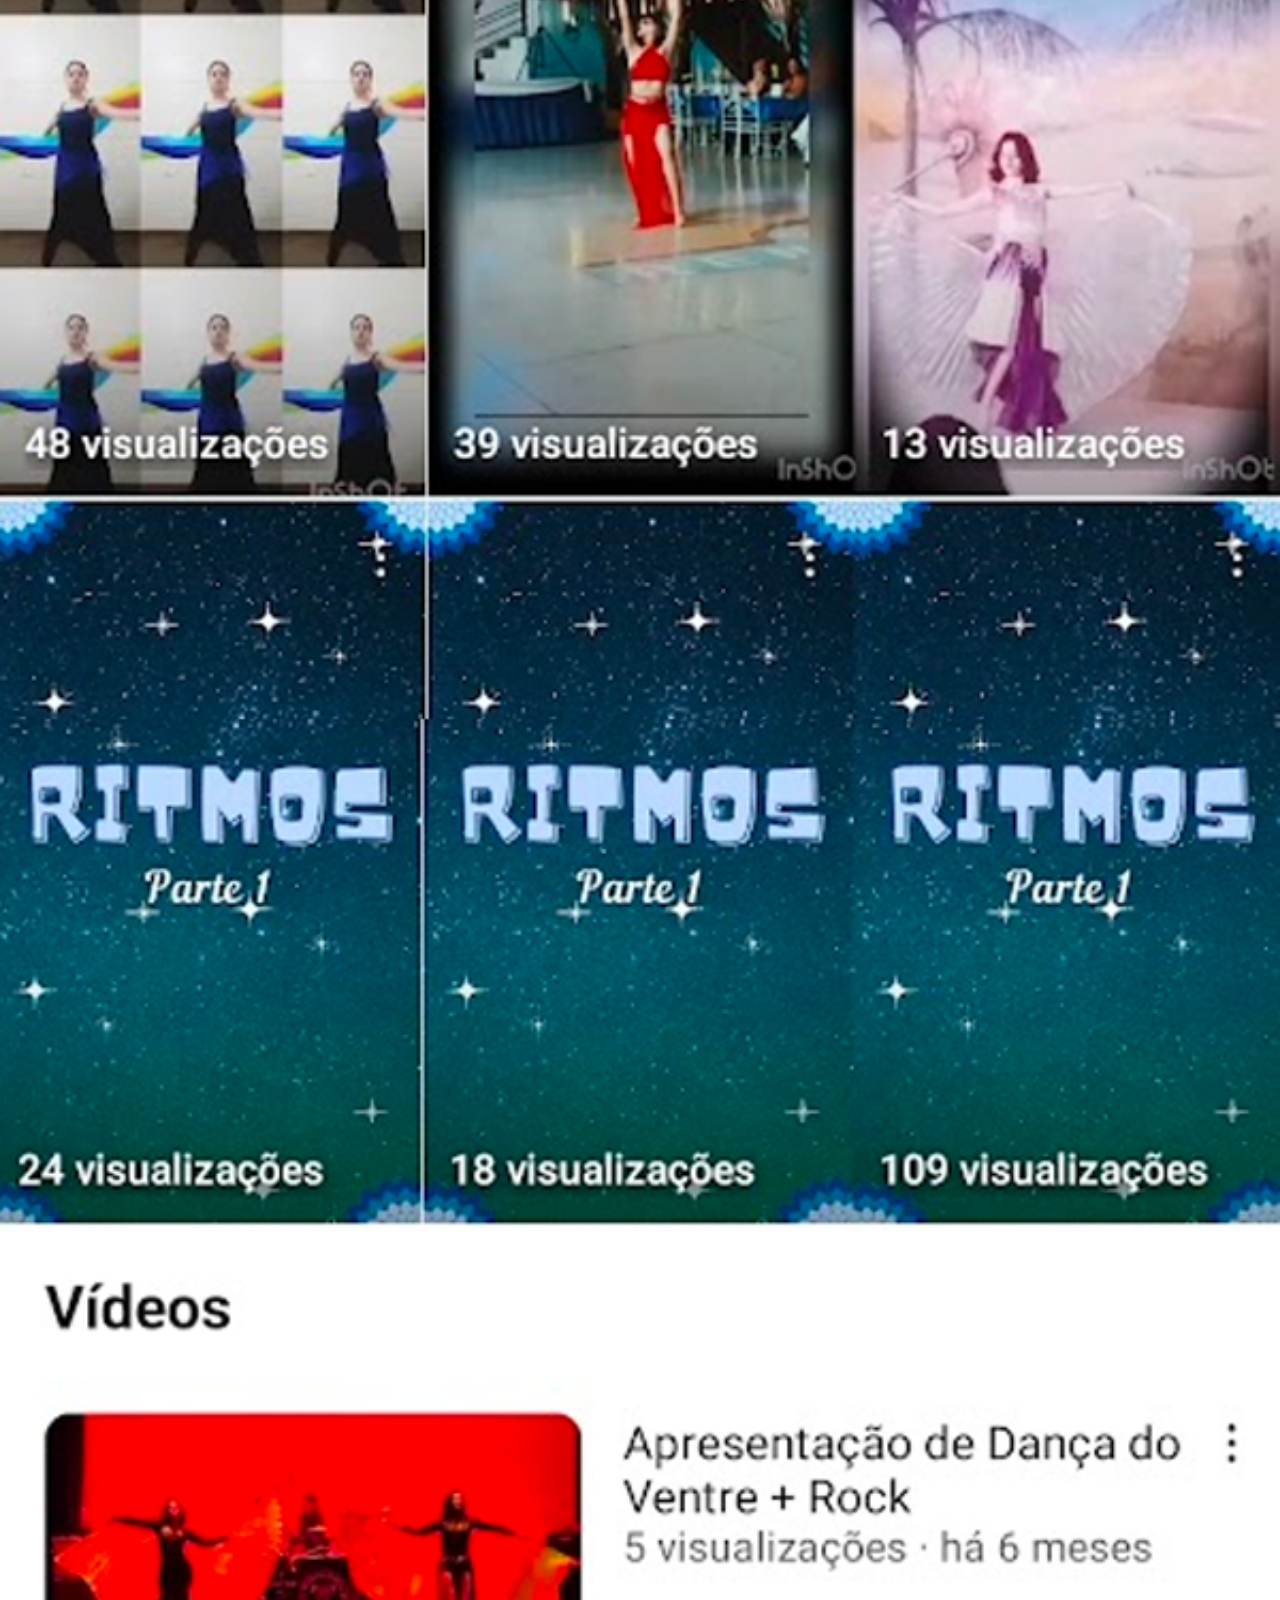
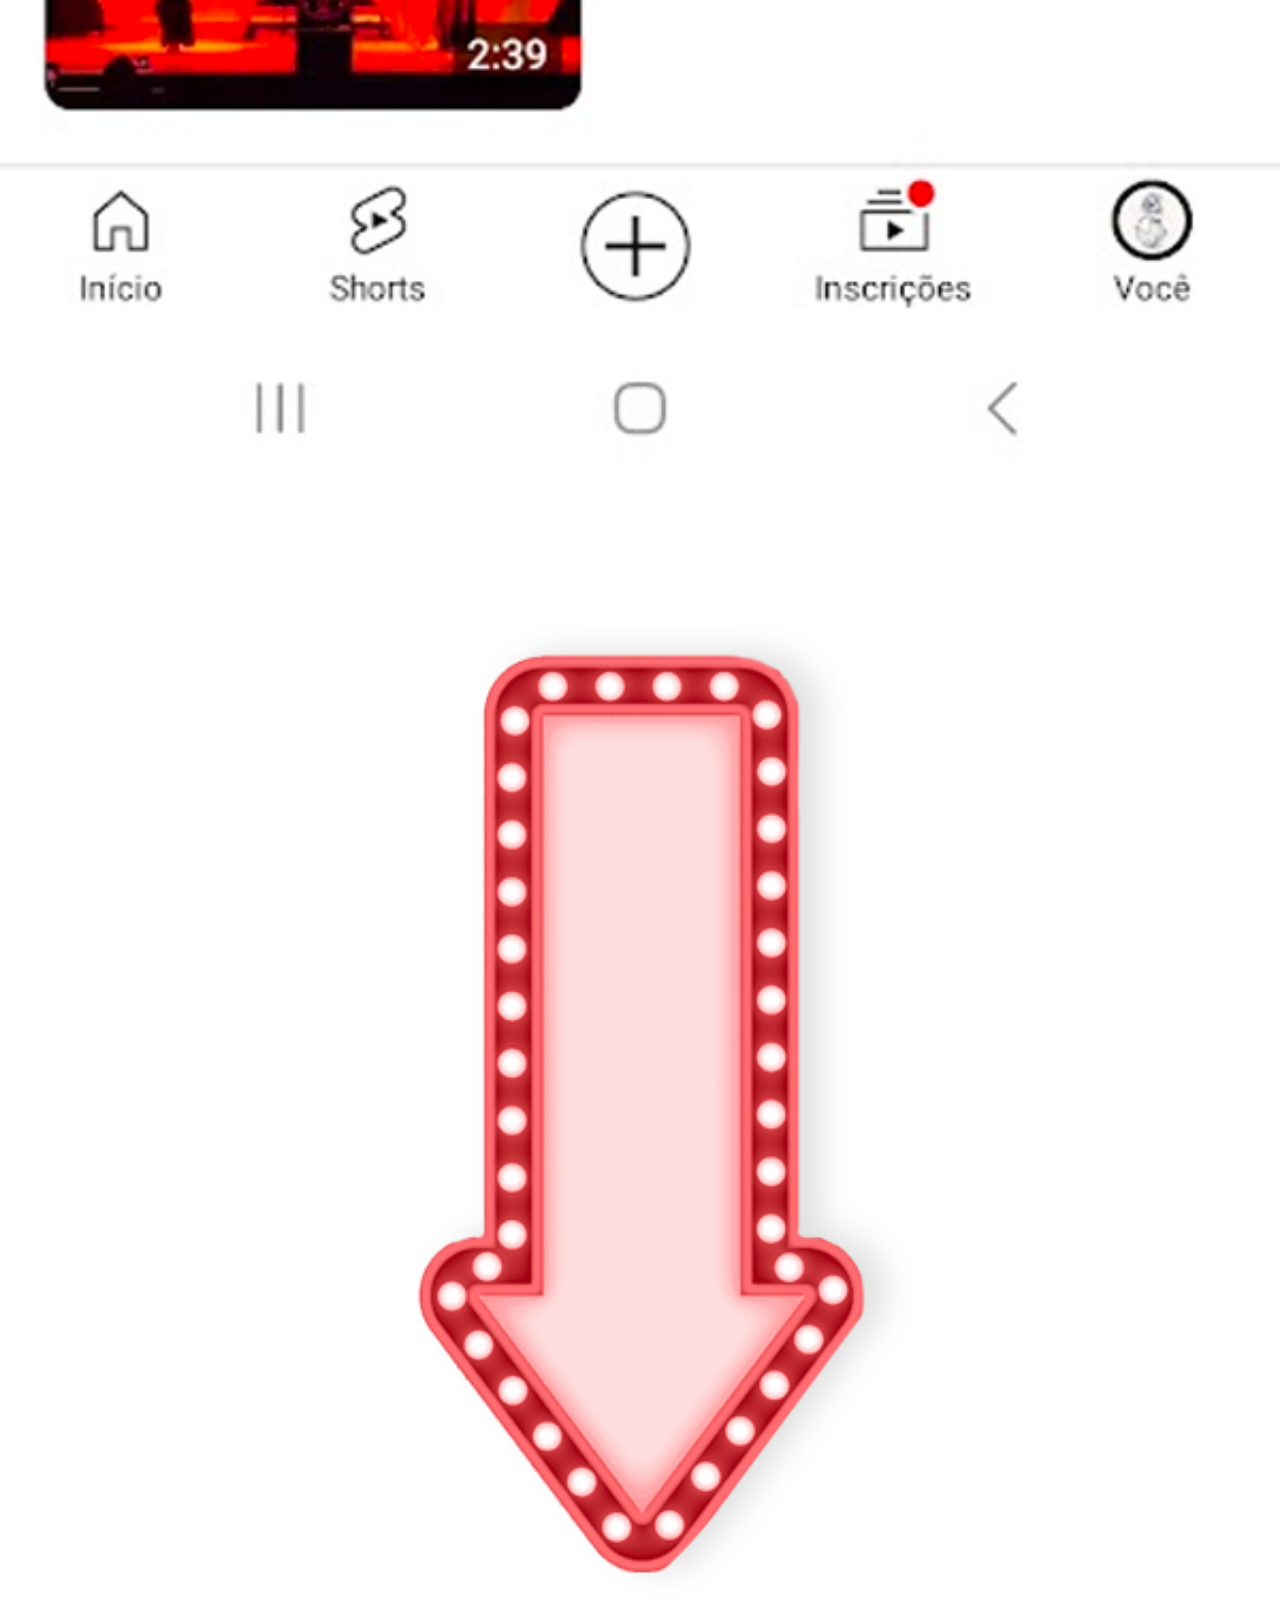
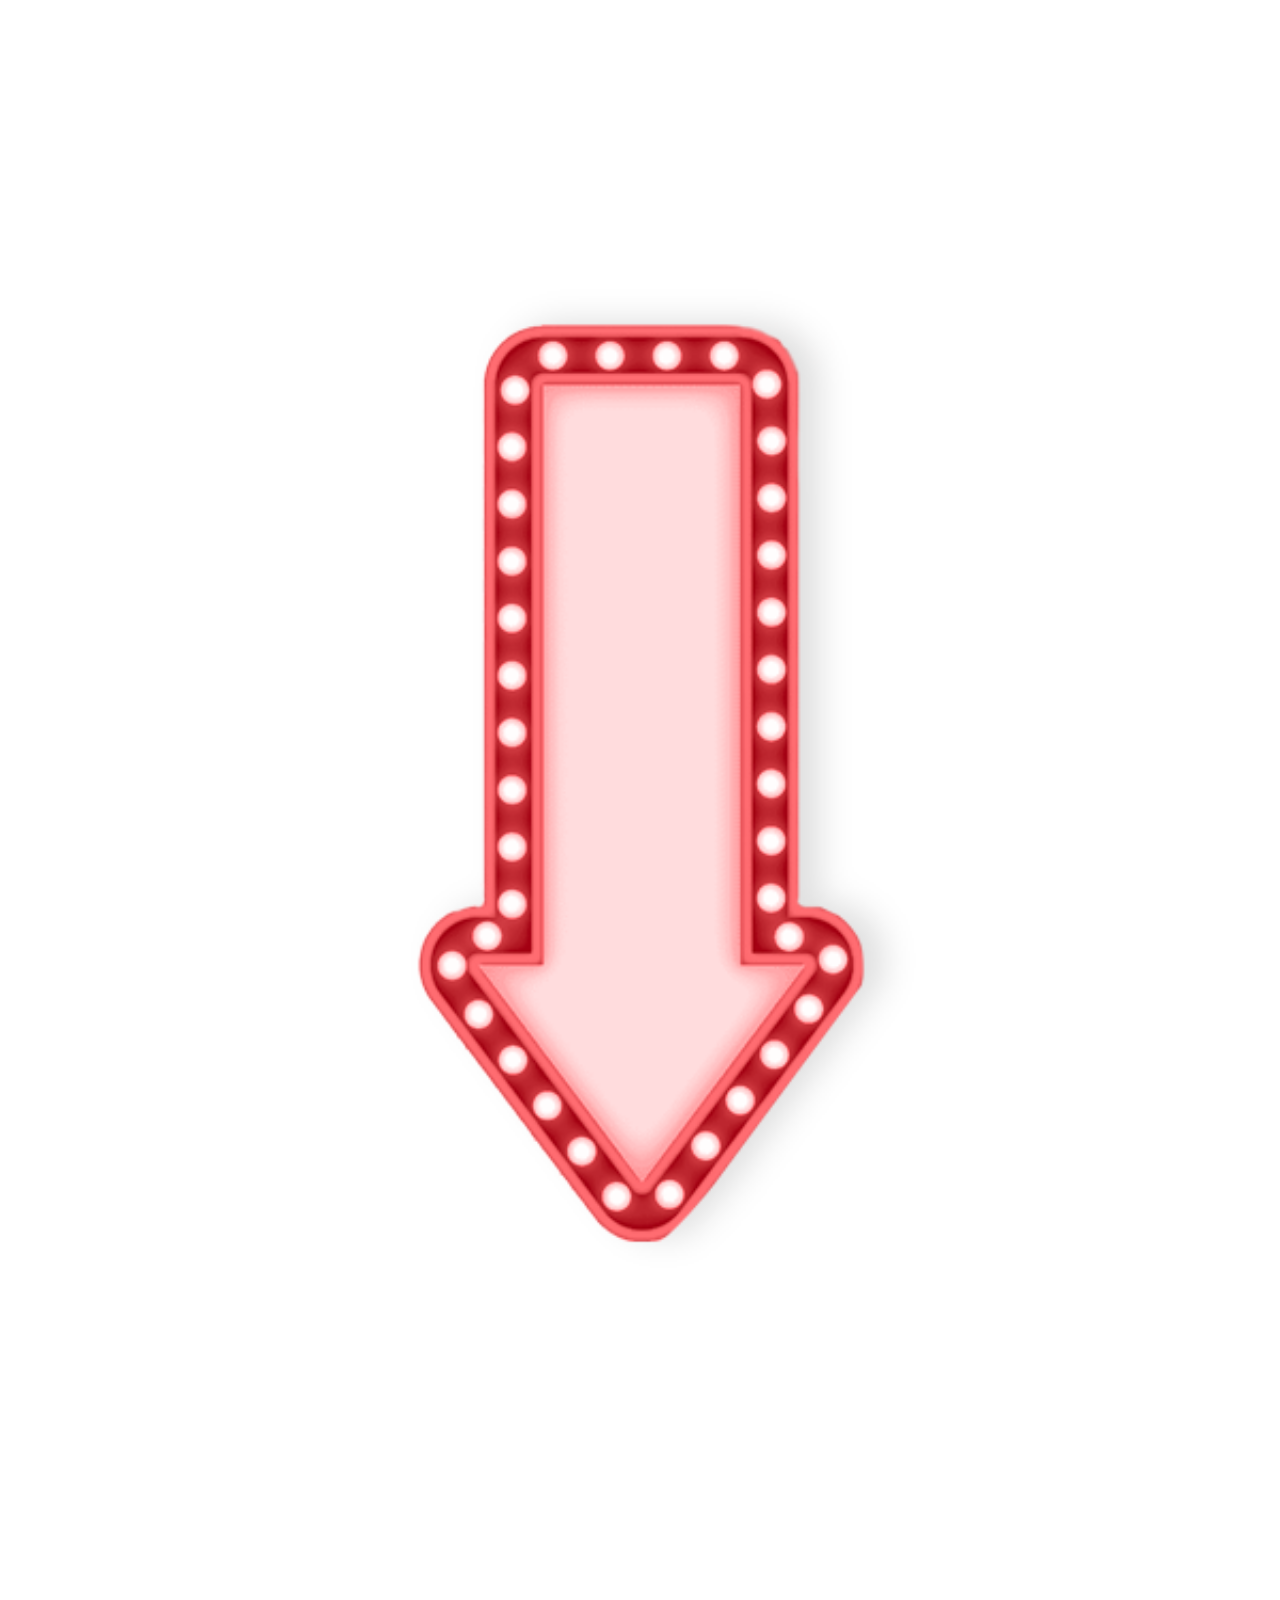
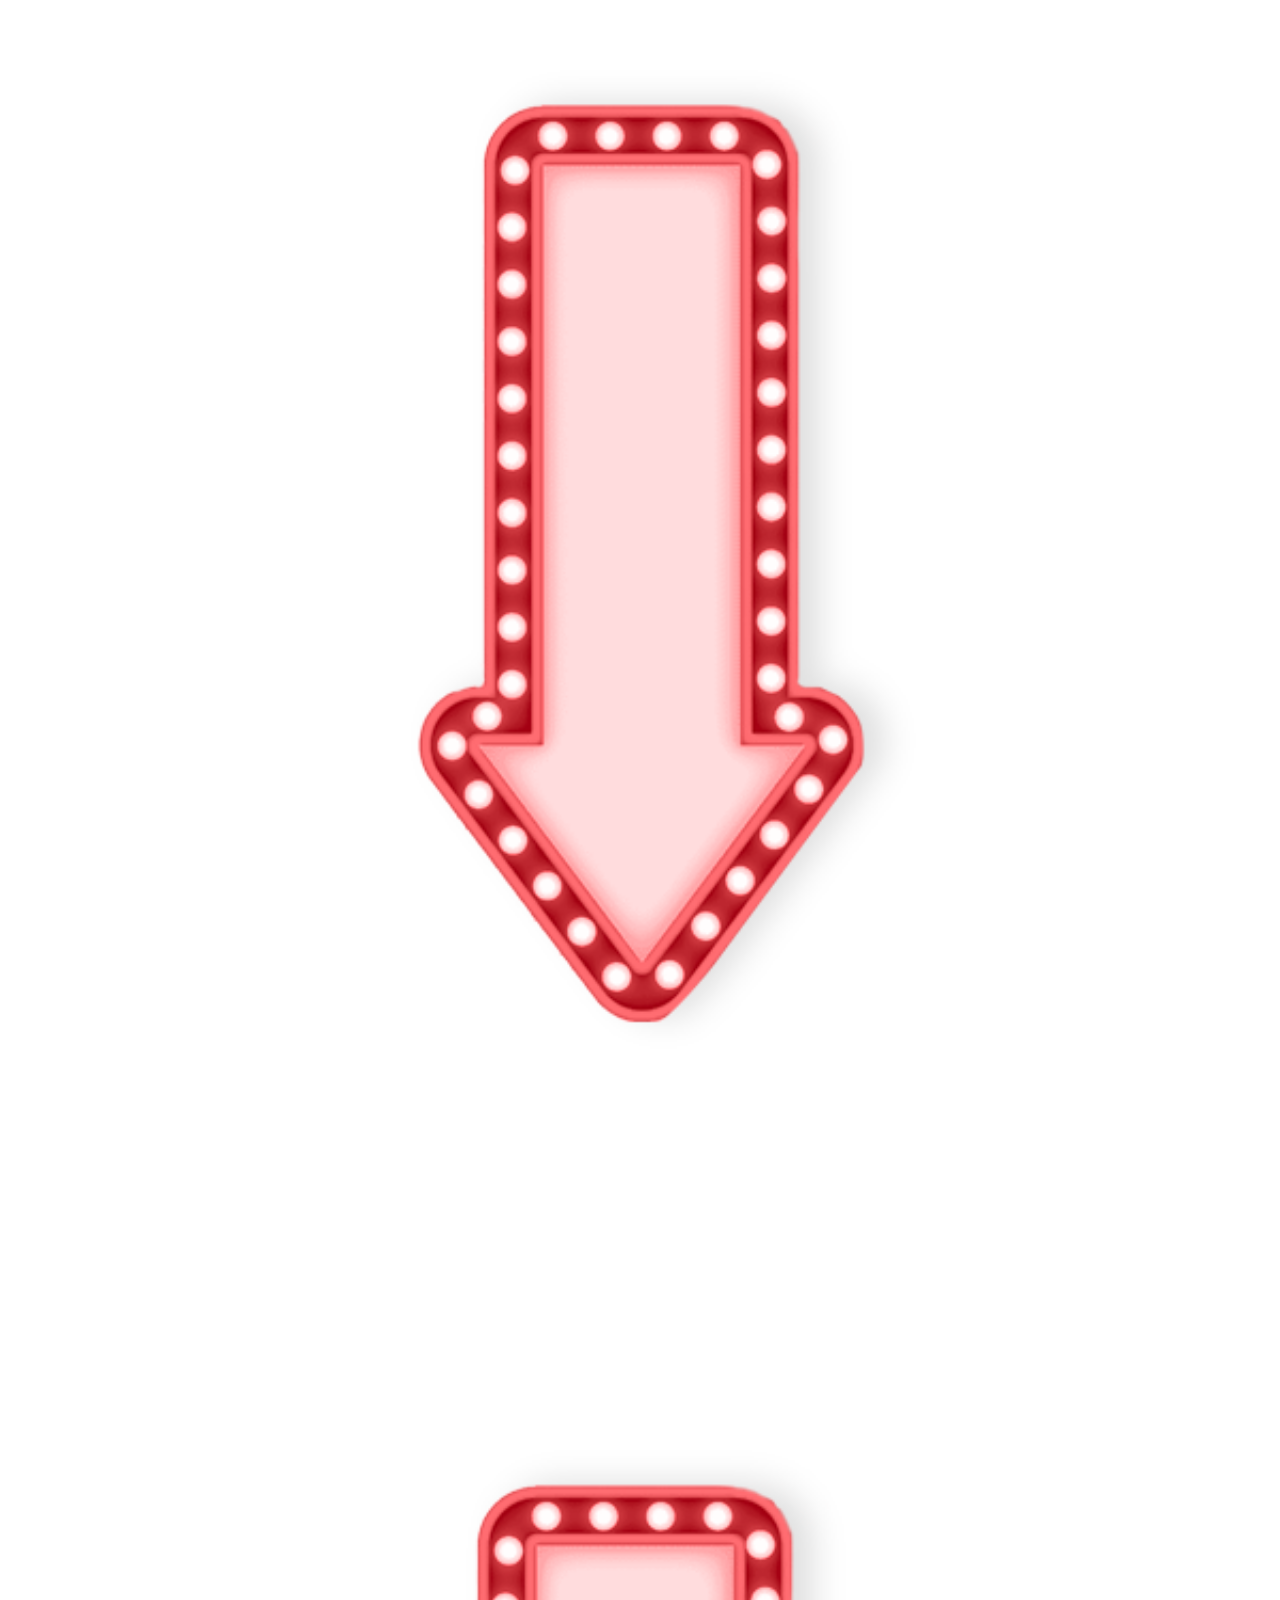
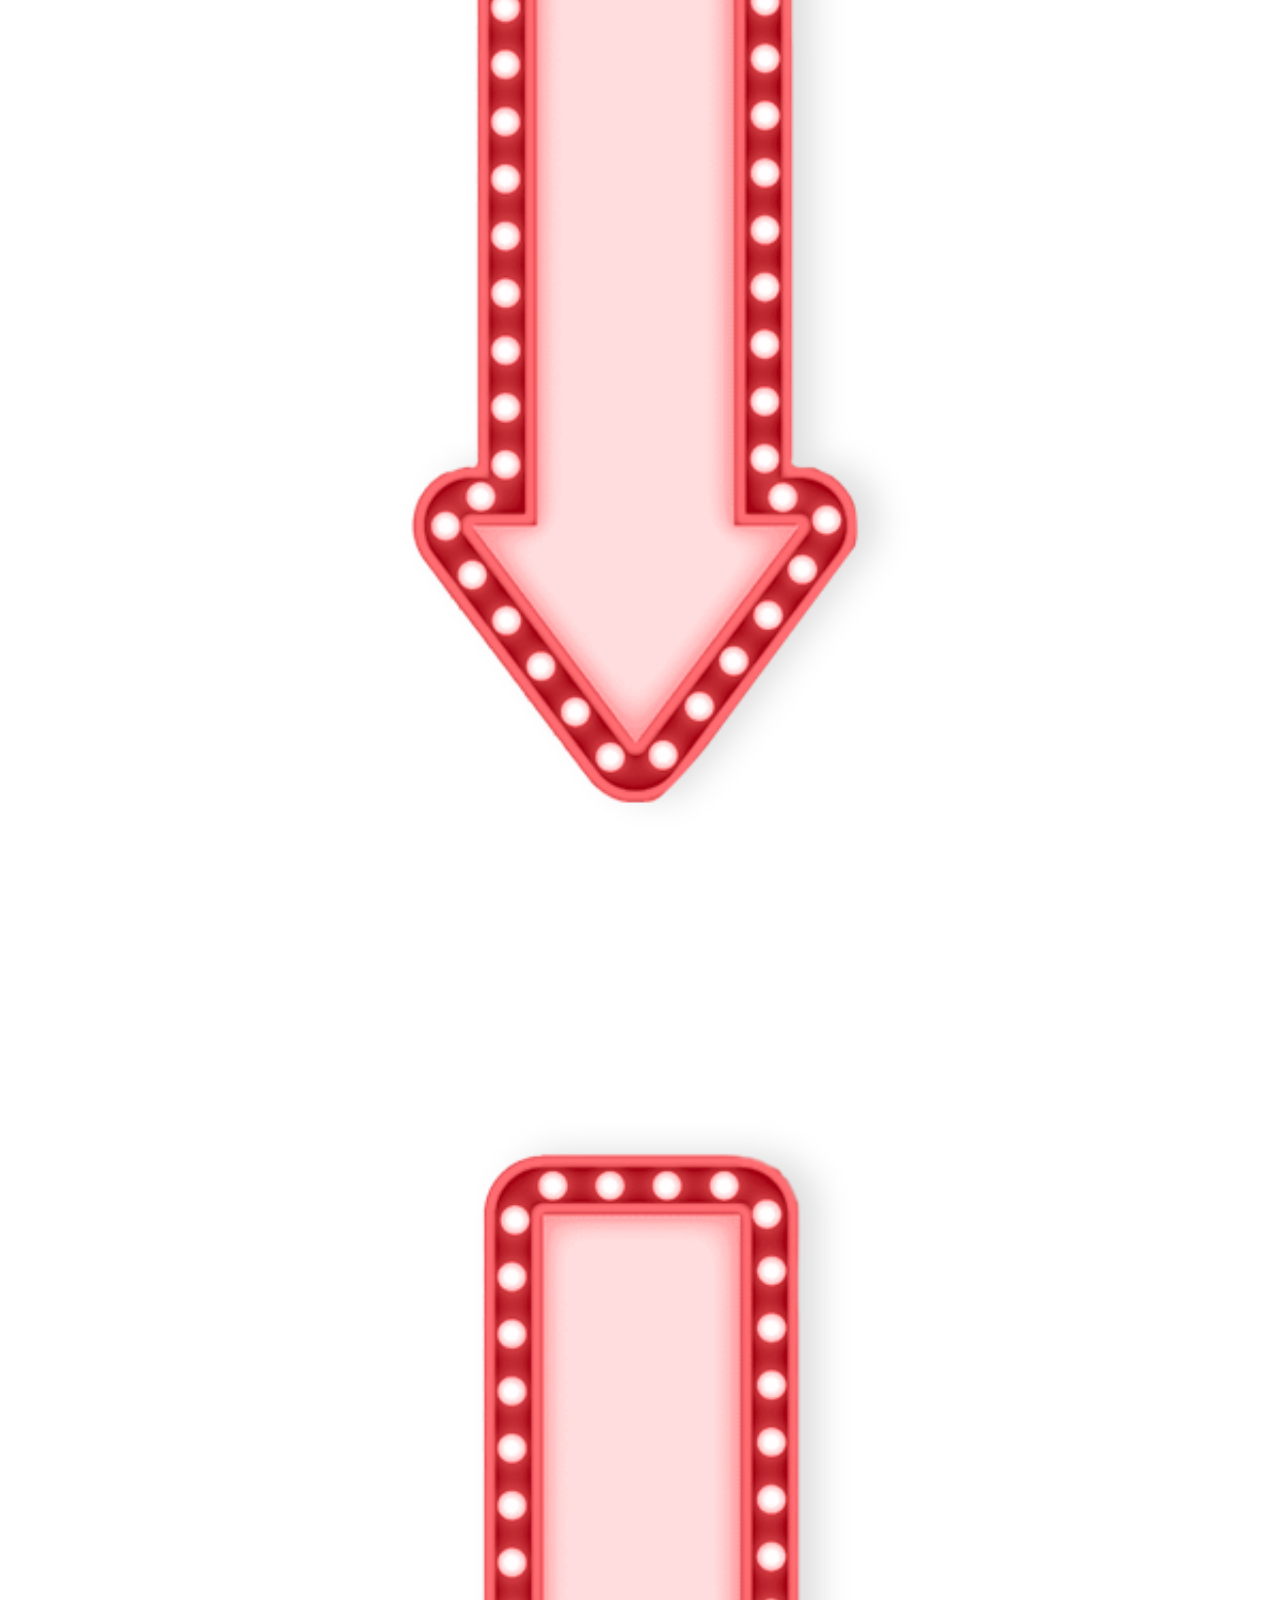
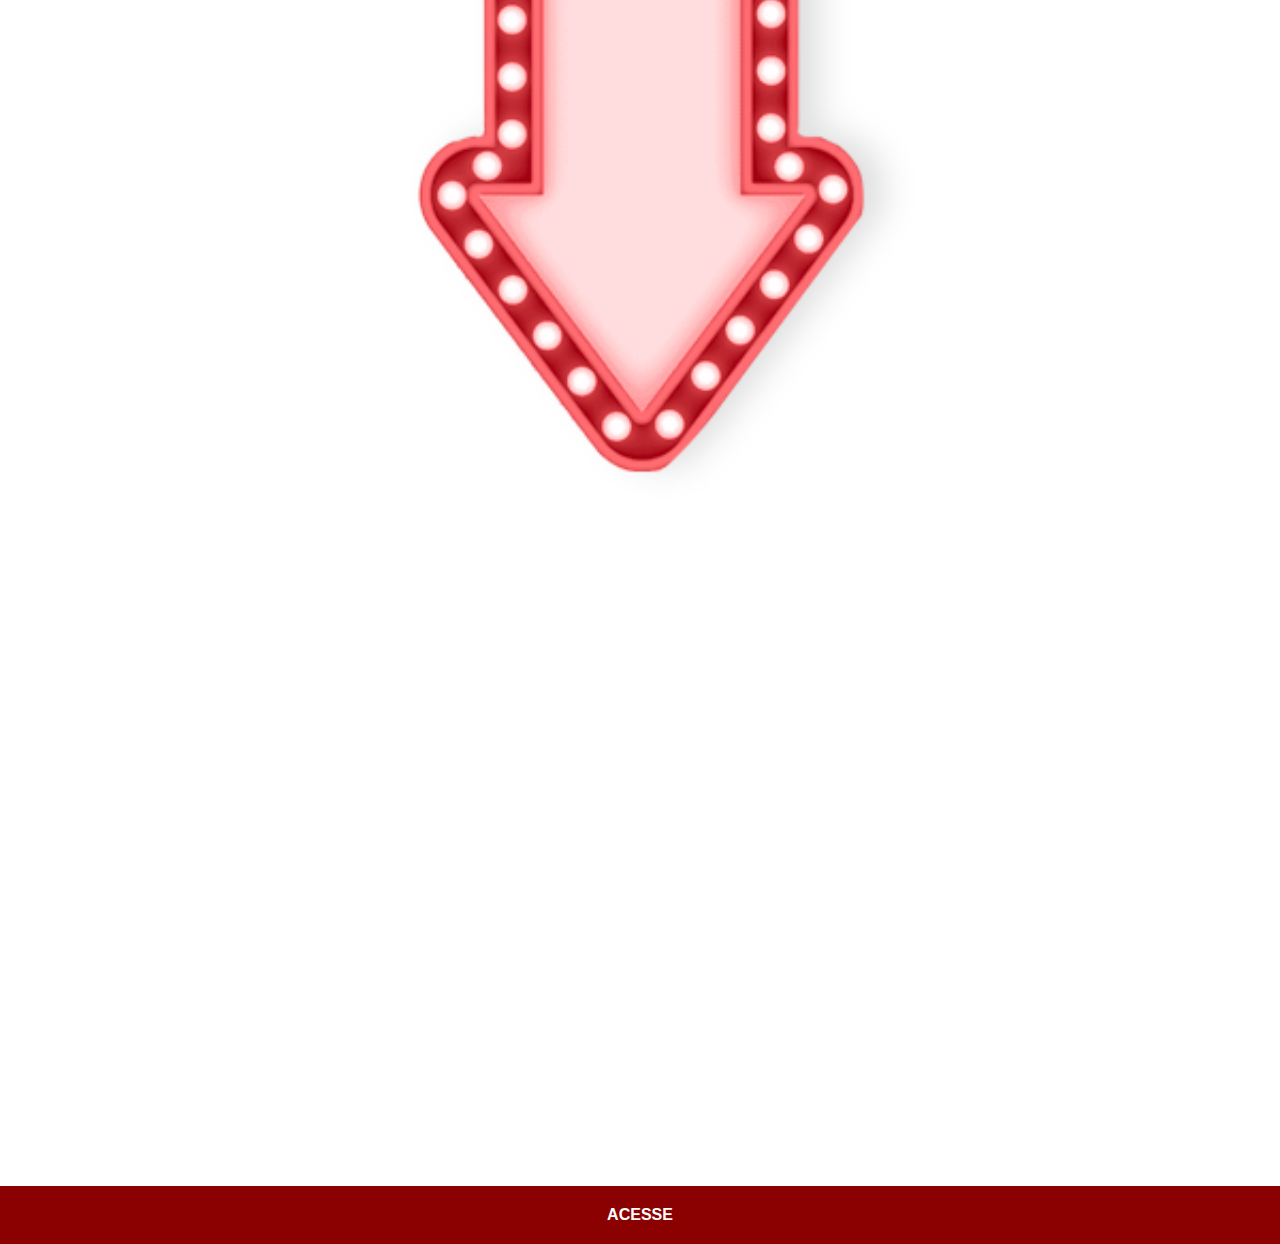
<file: desafio-13 - Copia/youtube.html>
<!DOCTYPE html>
<html lang="pt-br">
<head>
    <meta charset="UTF-8">
    <meta name="viewport" content="width=device-width, initial-scale=1.0">
    <title>Youtube</title>
    <style>
        * {
            margin: 0px;
            padding: 0px;
            font-family: Arial, Helvetica, sans-serif;
        }
     
        img {
            width: 100%;  
        } 
    
         a {
            display: block; 
            background-color: darkred;
            color: white;
            padding: 20px;
            text-align: center;
            font-weight: bolder;
            text-decoration: none;
        } 
    
        a:hover {
            background-color: red; 
        }
    
        .container {
            overflow-y: auto;
        }
    </style>

</head>
<body>
            <div class="container"><img src="./imagens/tela-youtube.png" alt="Youtube"></div>
            
            <a href="https://www.youtube.com/@biaprado210" target="_blank">ACESSE</a>
        
    
</body>
</html>
</file>
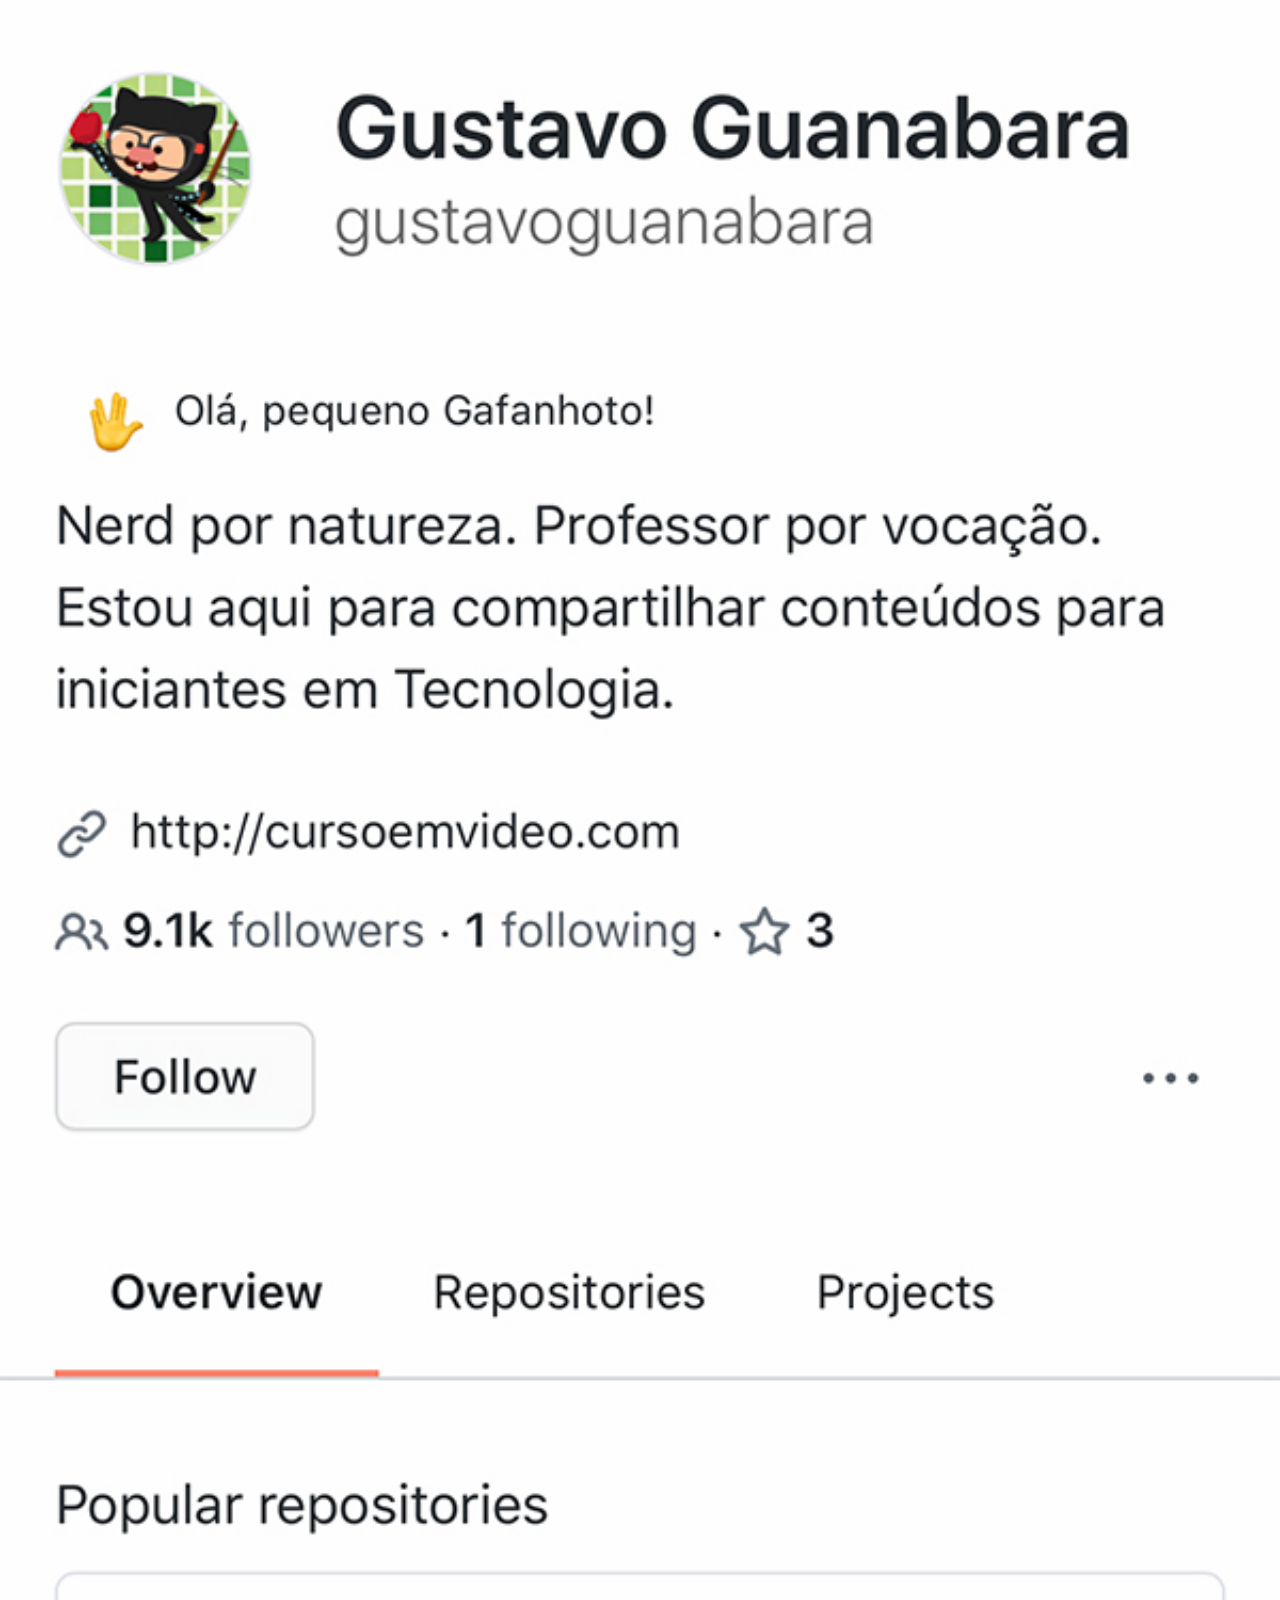
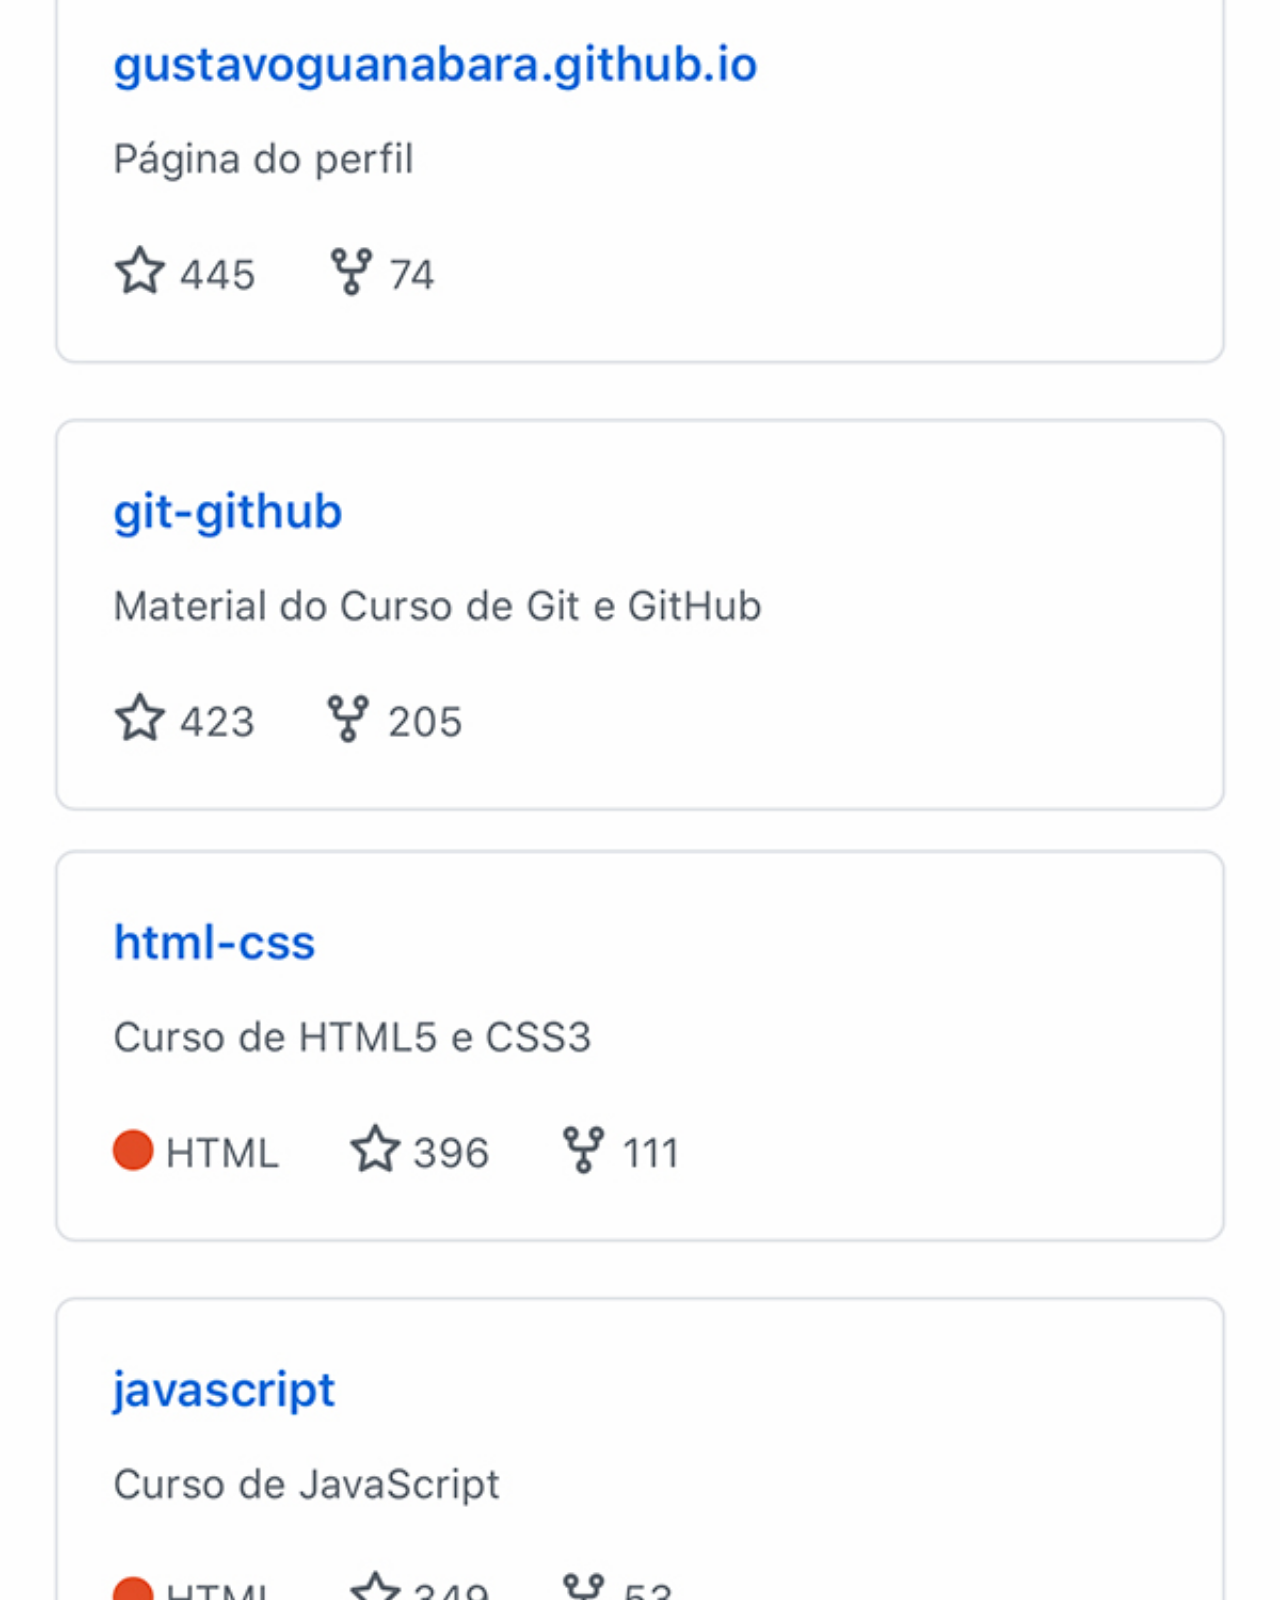
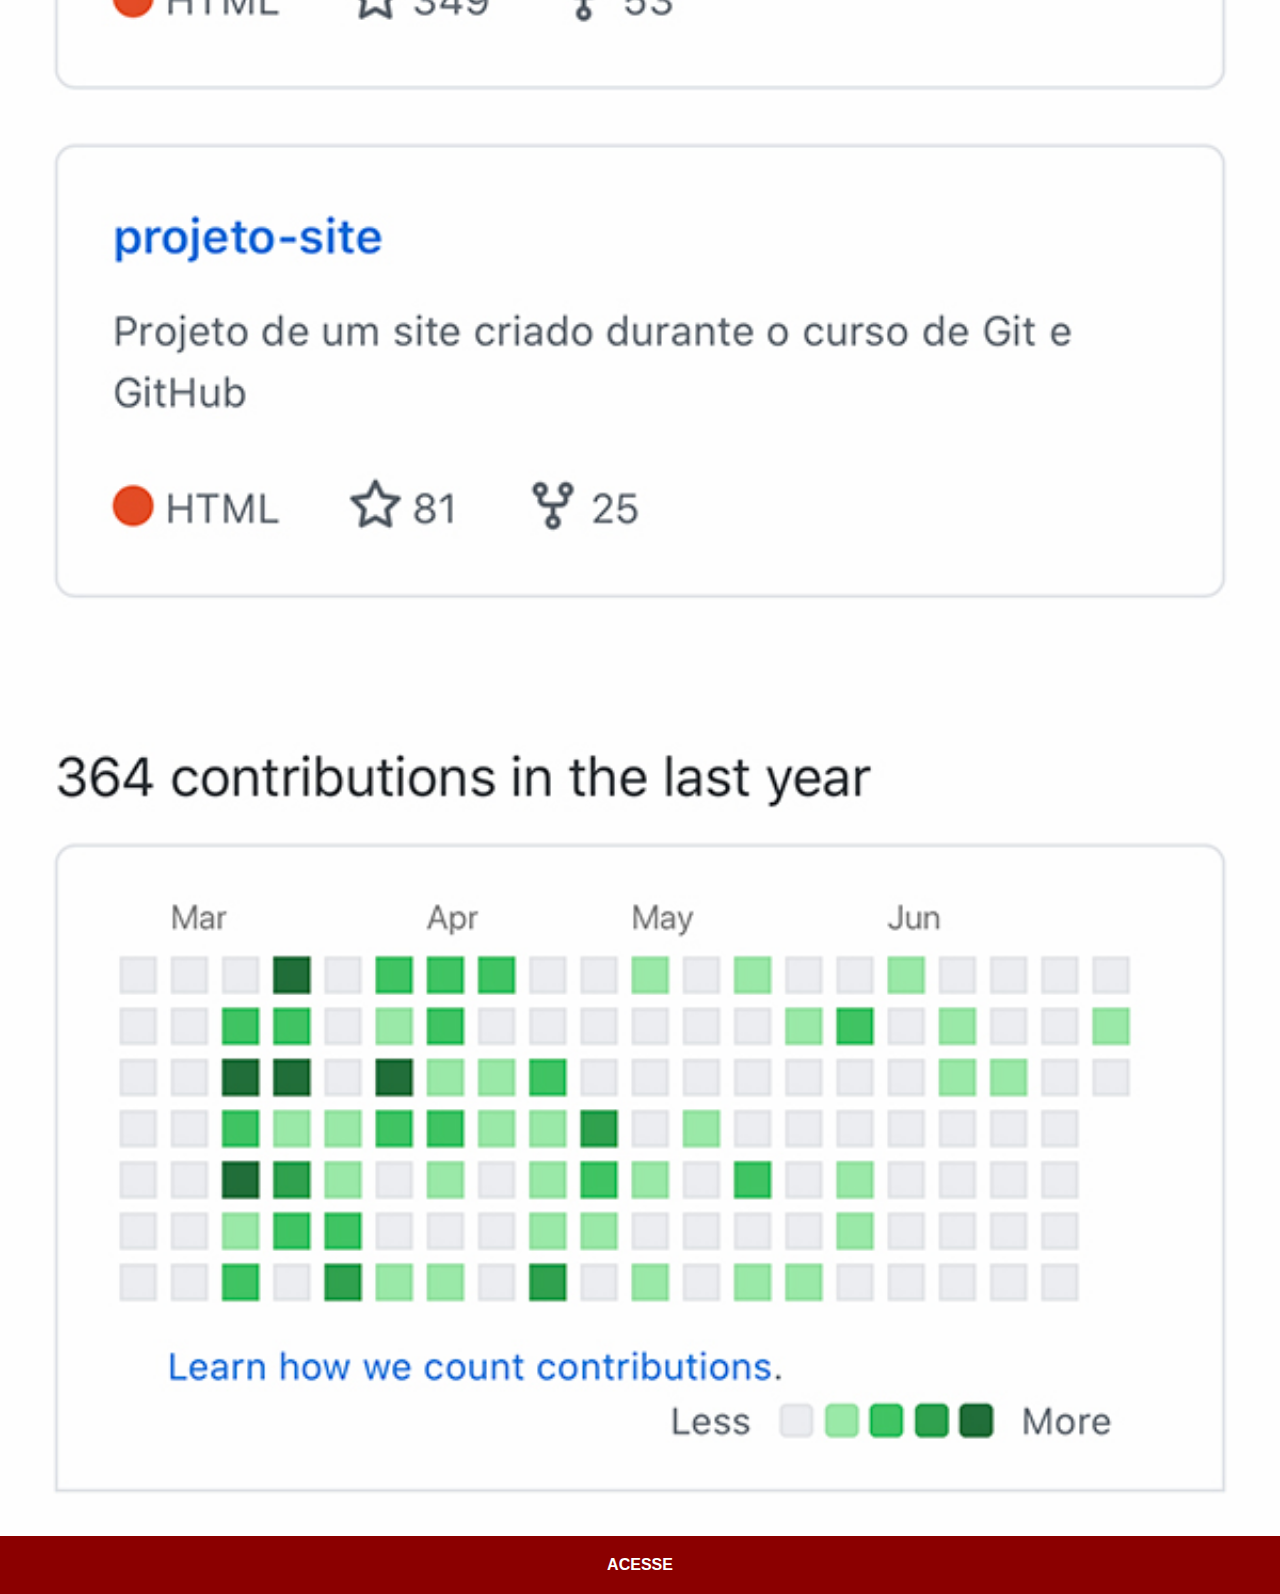
<file: desafio-13/github.html>
<!DOCTYPE html>
<html lang="pt-br">
<head>
    <meta charset="UTF-8">
    <meta name="viewport" content="width=device-width, initial-scale=1.0">
    <title>Github</title>
    <style>
        * {
            margin: 0px;
            padding: 0px;
            font-family: Arial, Helvetica, sans-serif;
        }
     
        img {
            width: 100%;  
        } 
    
         a {
            display: block; 
            background-color: darkred;
            color: white;
            padding: 20px;
            text-align: center;
            font-weight: bolder;
            text-decoration: none;
        } 
    
        a:hover {
            background-color: red; 
        }
    
        .container {
            overflow-y: auto;
        }
    </style>
</head>
<body>
    <div class="container">
    <img src="./imagens/tela-github.jpg" alt="GitHub"> </div>
    
    <a href="https://github.com/gustavoguanabara" target="_blank">ACESSE</a>
</body>
</html>
</file>
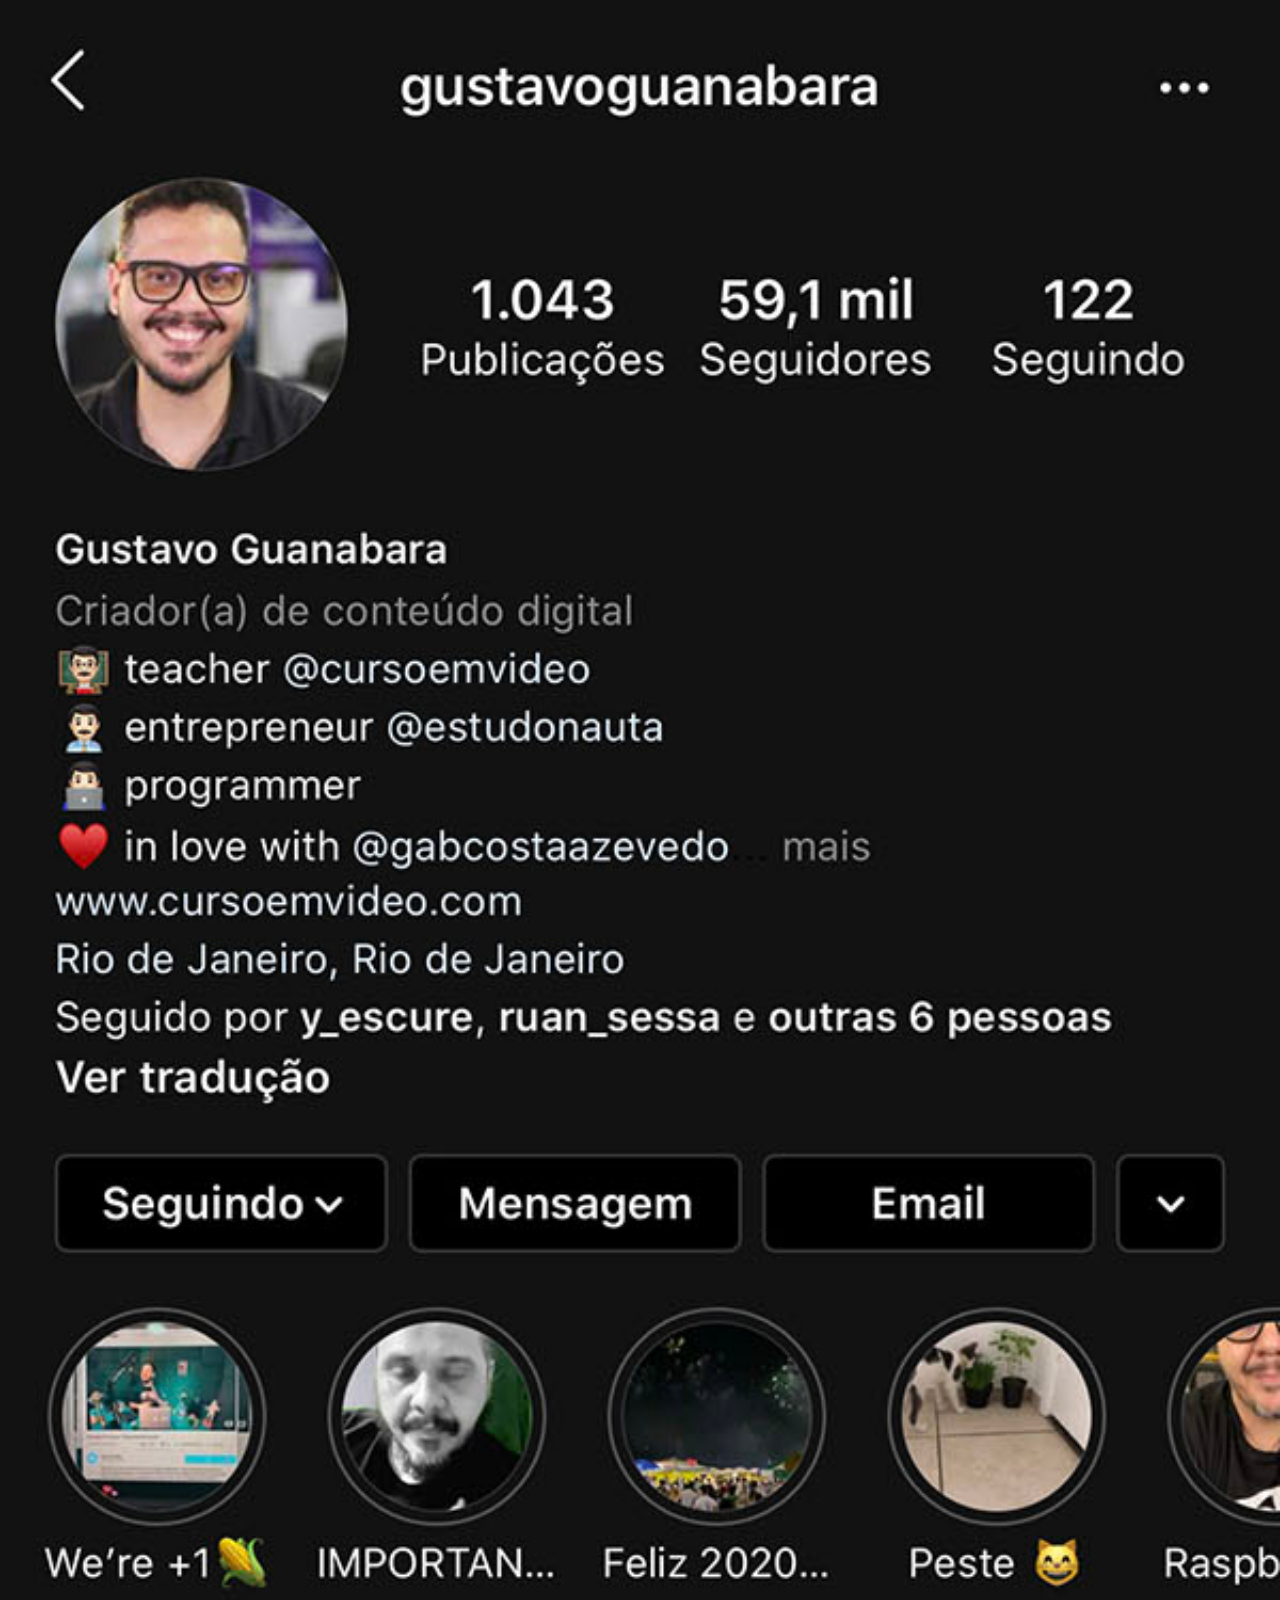
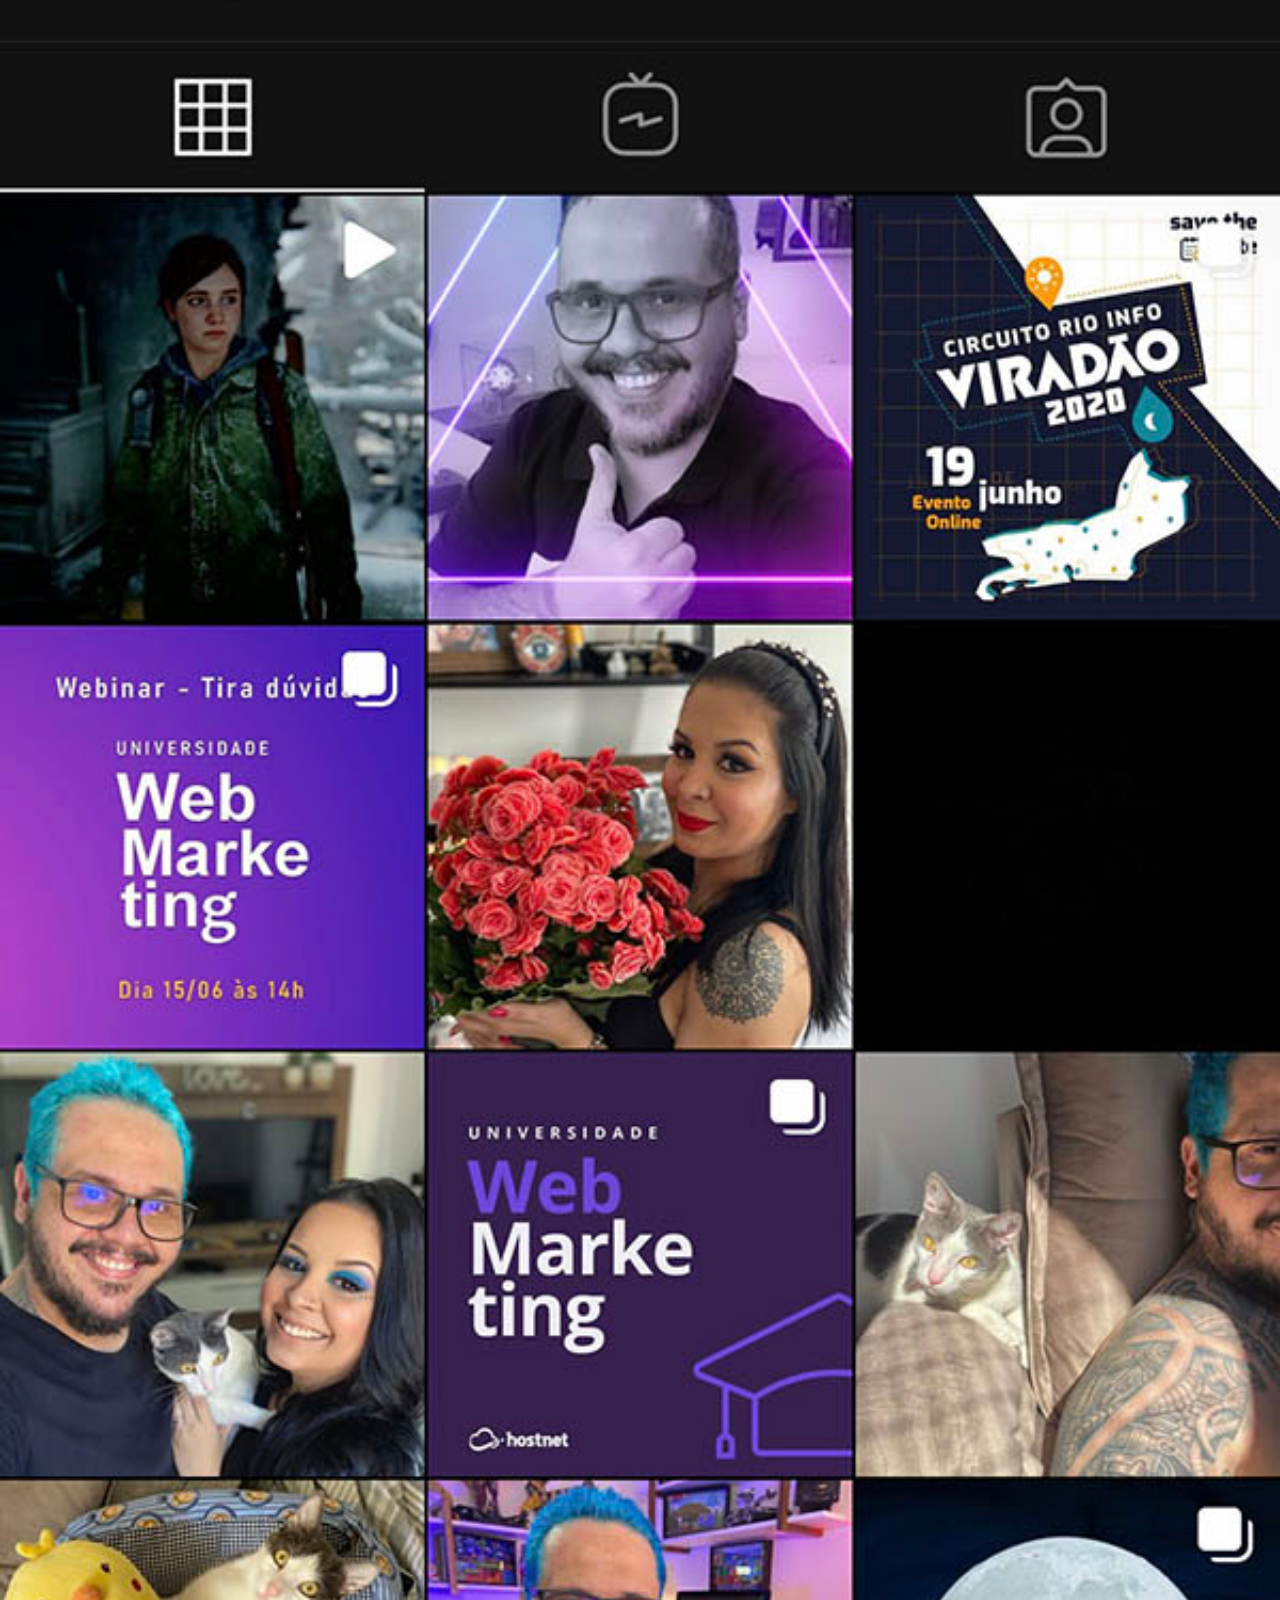
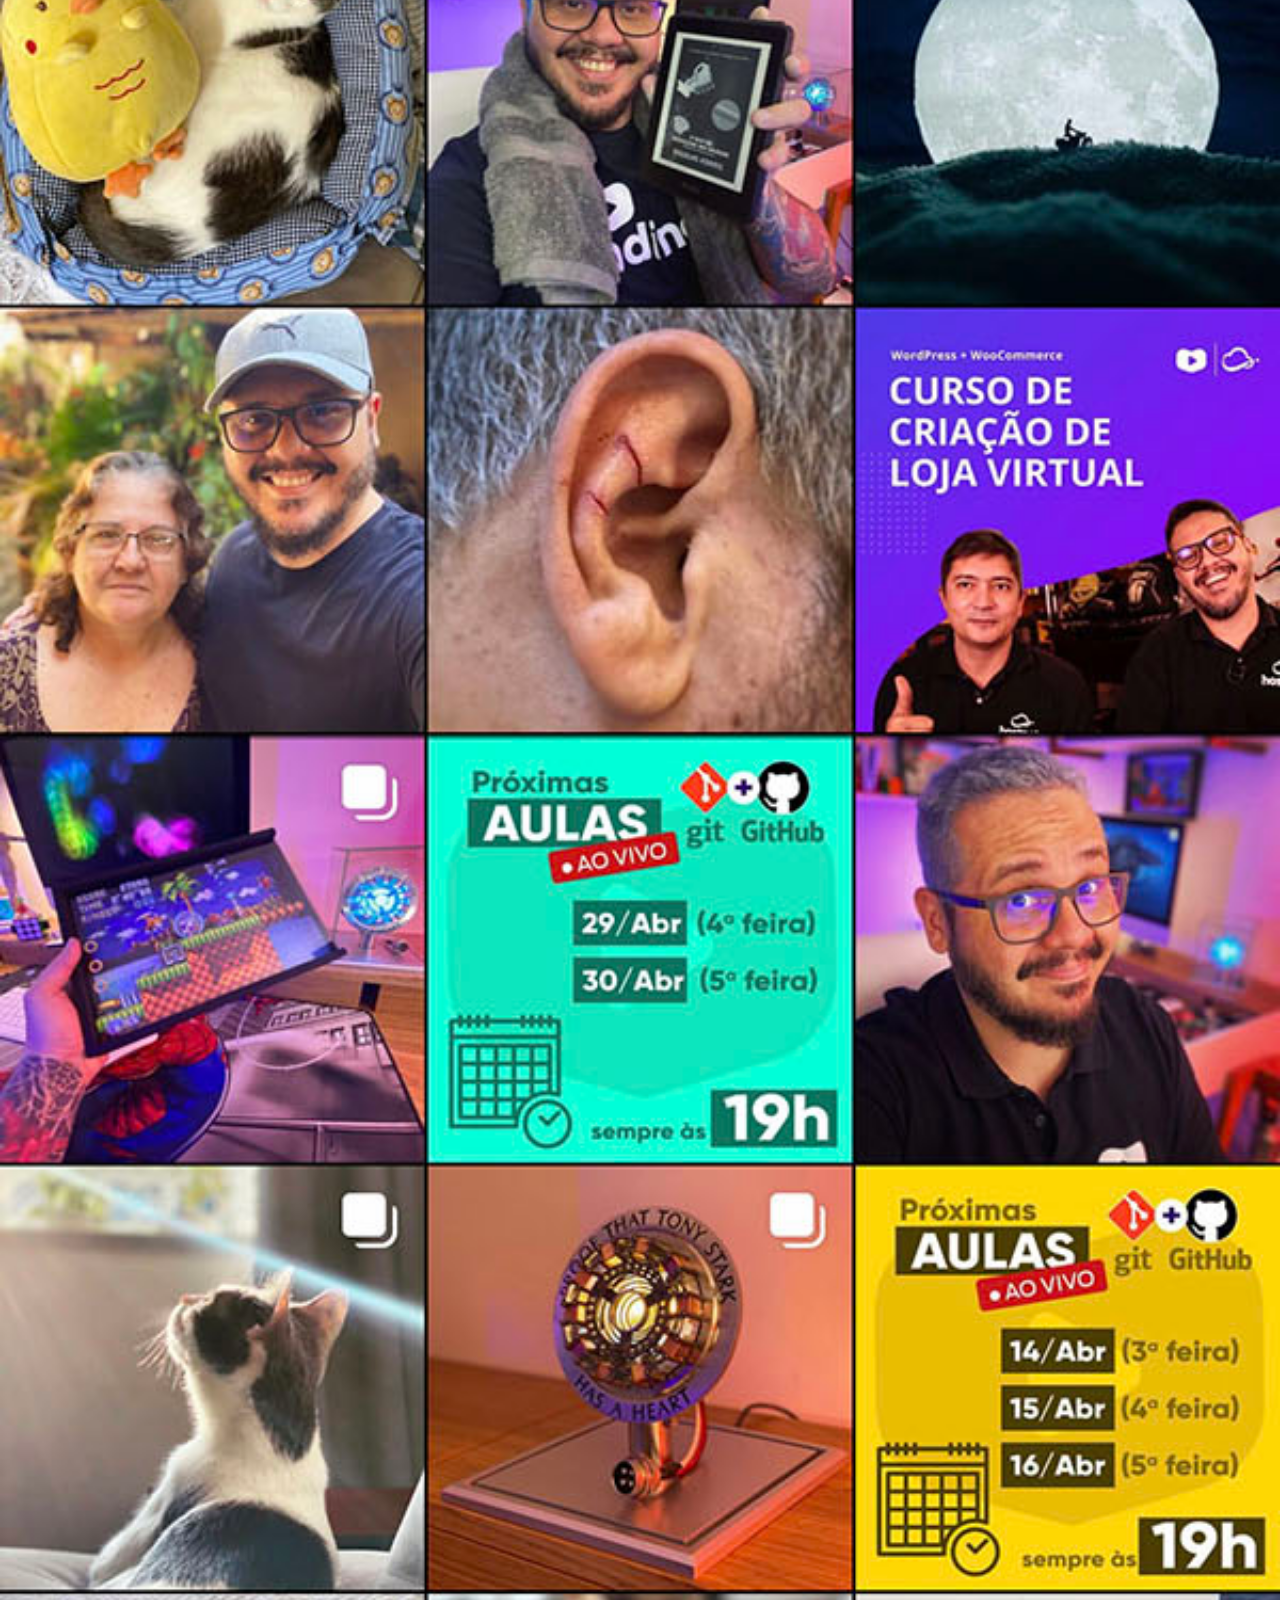
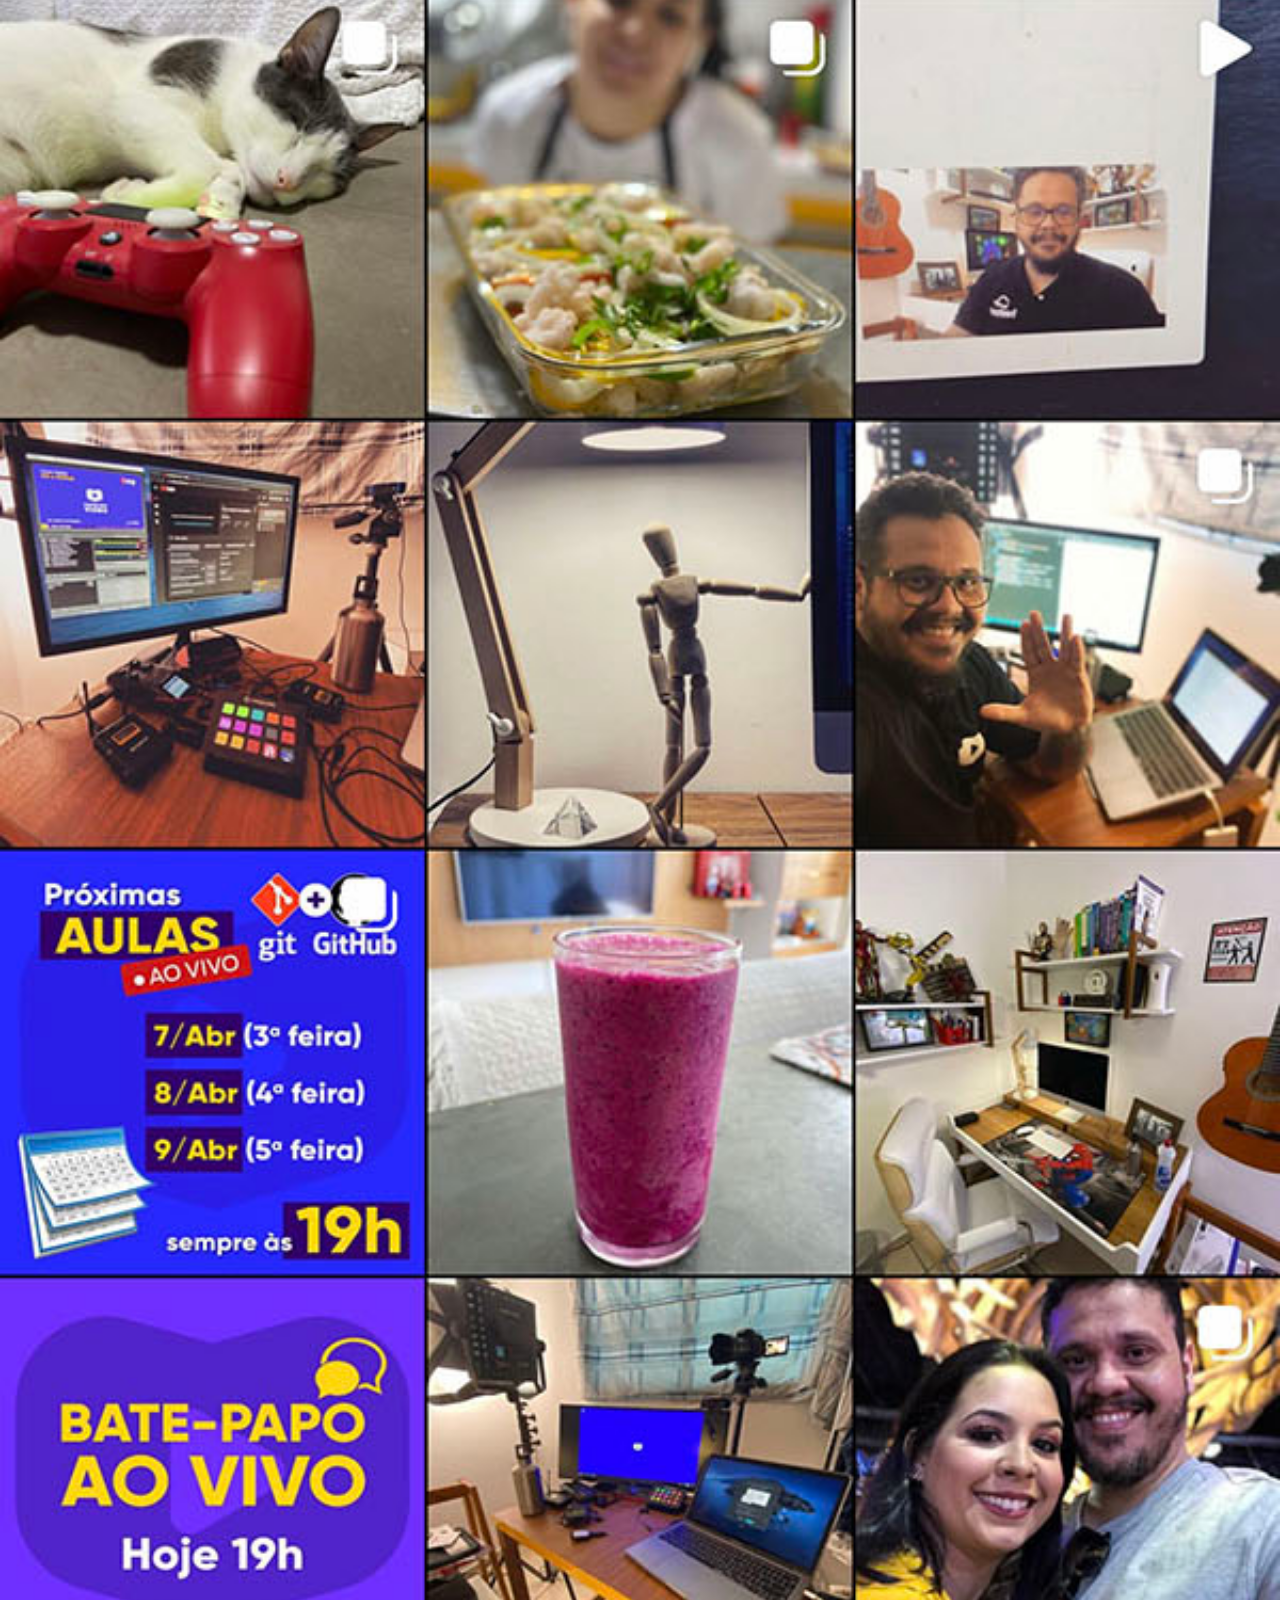
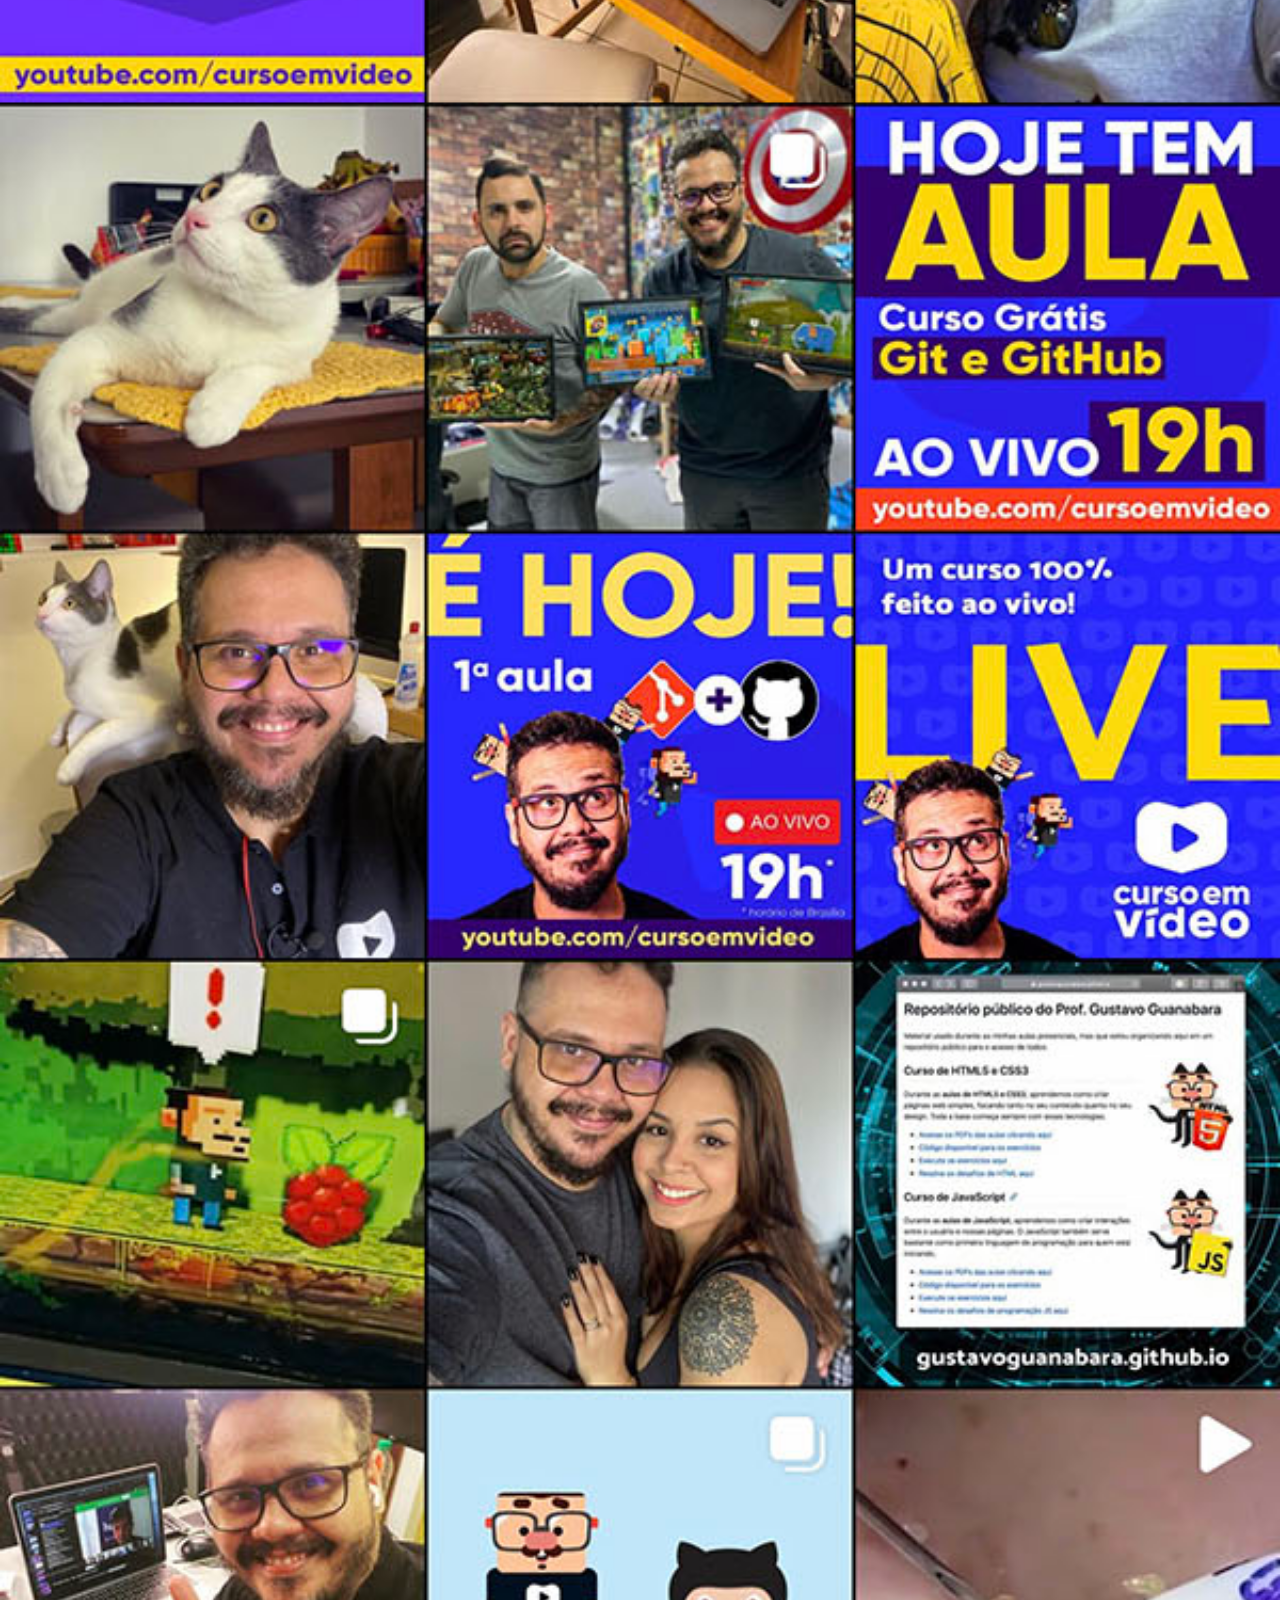
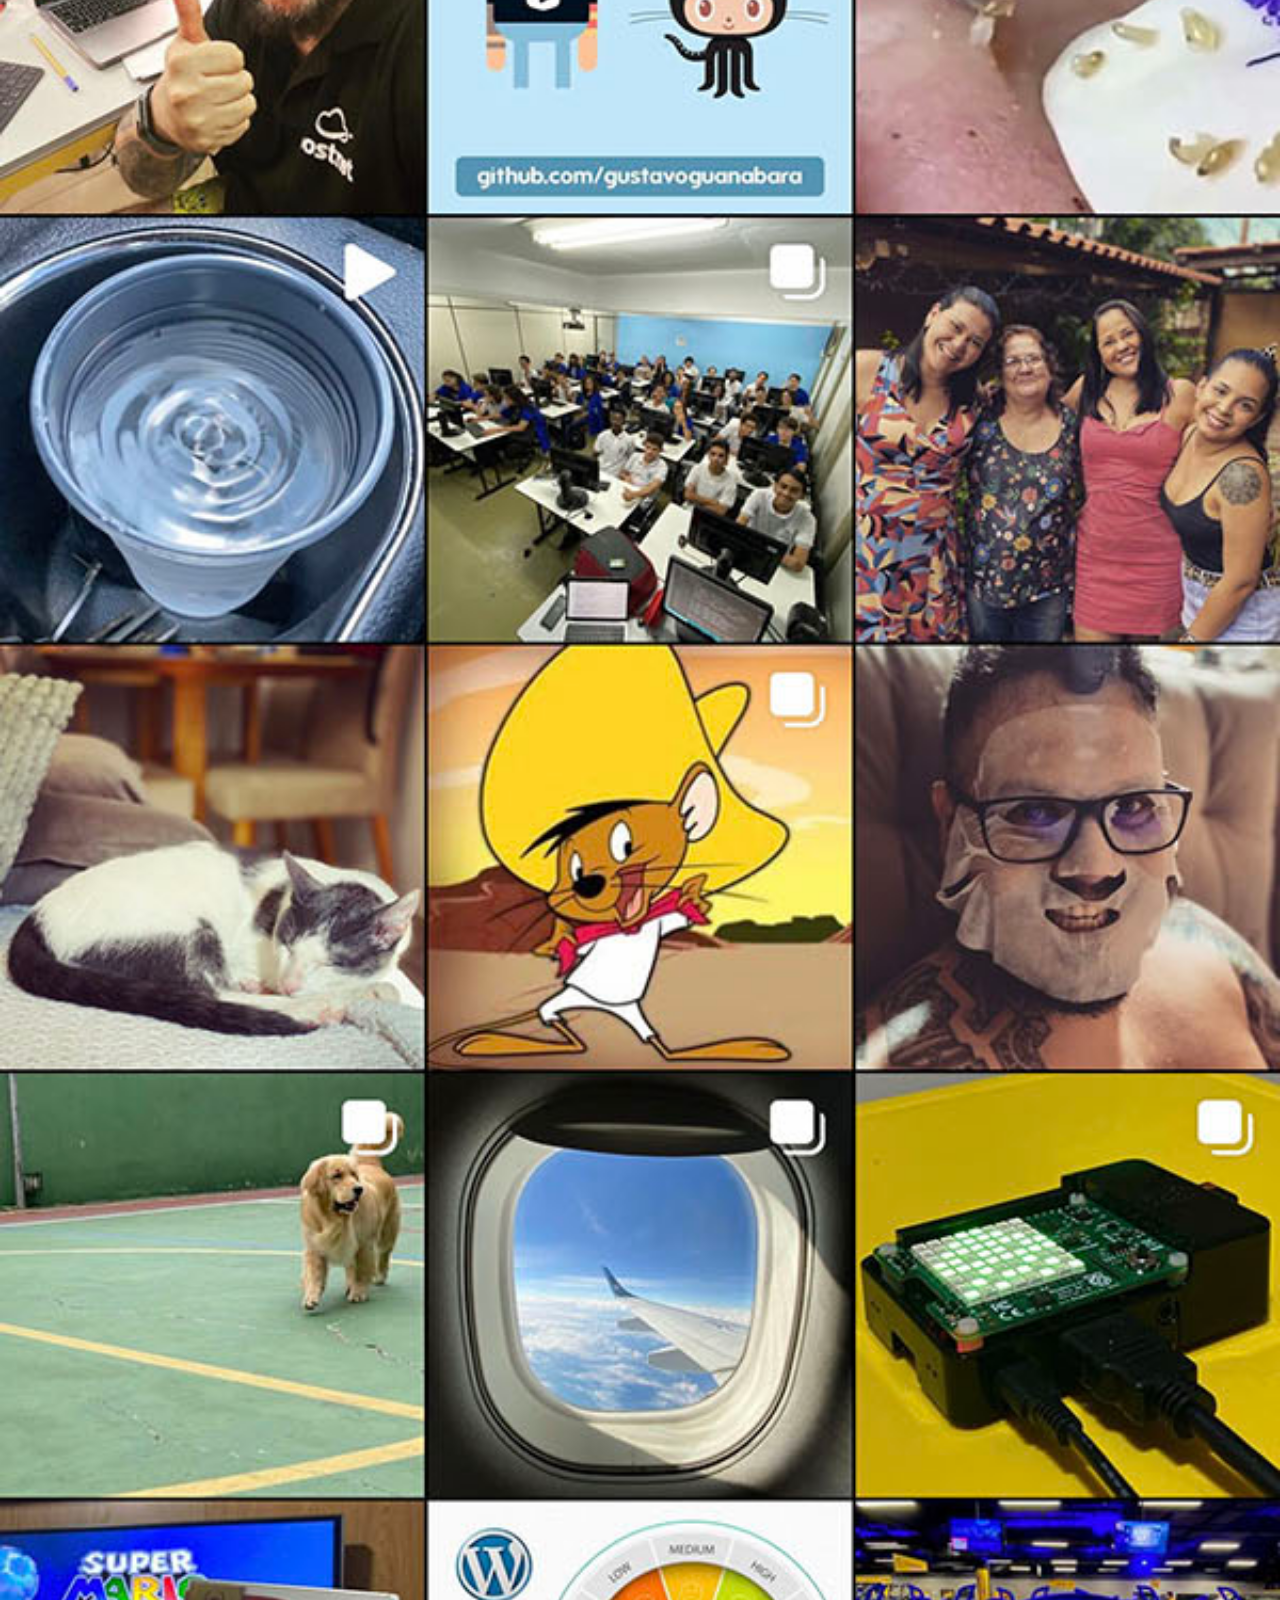
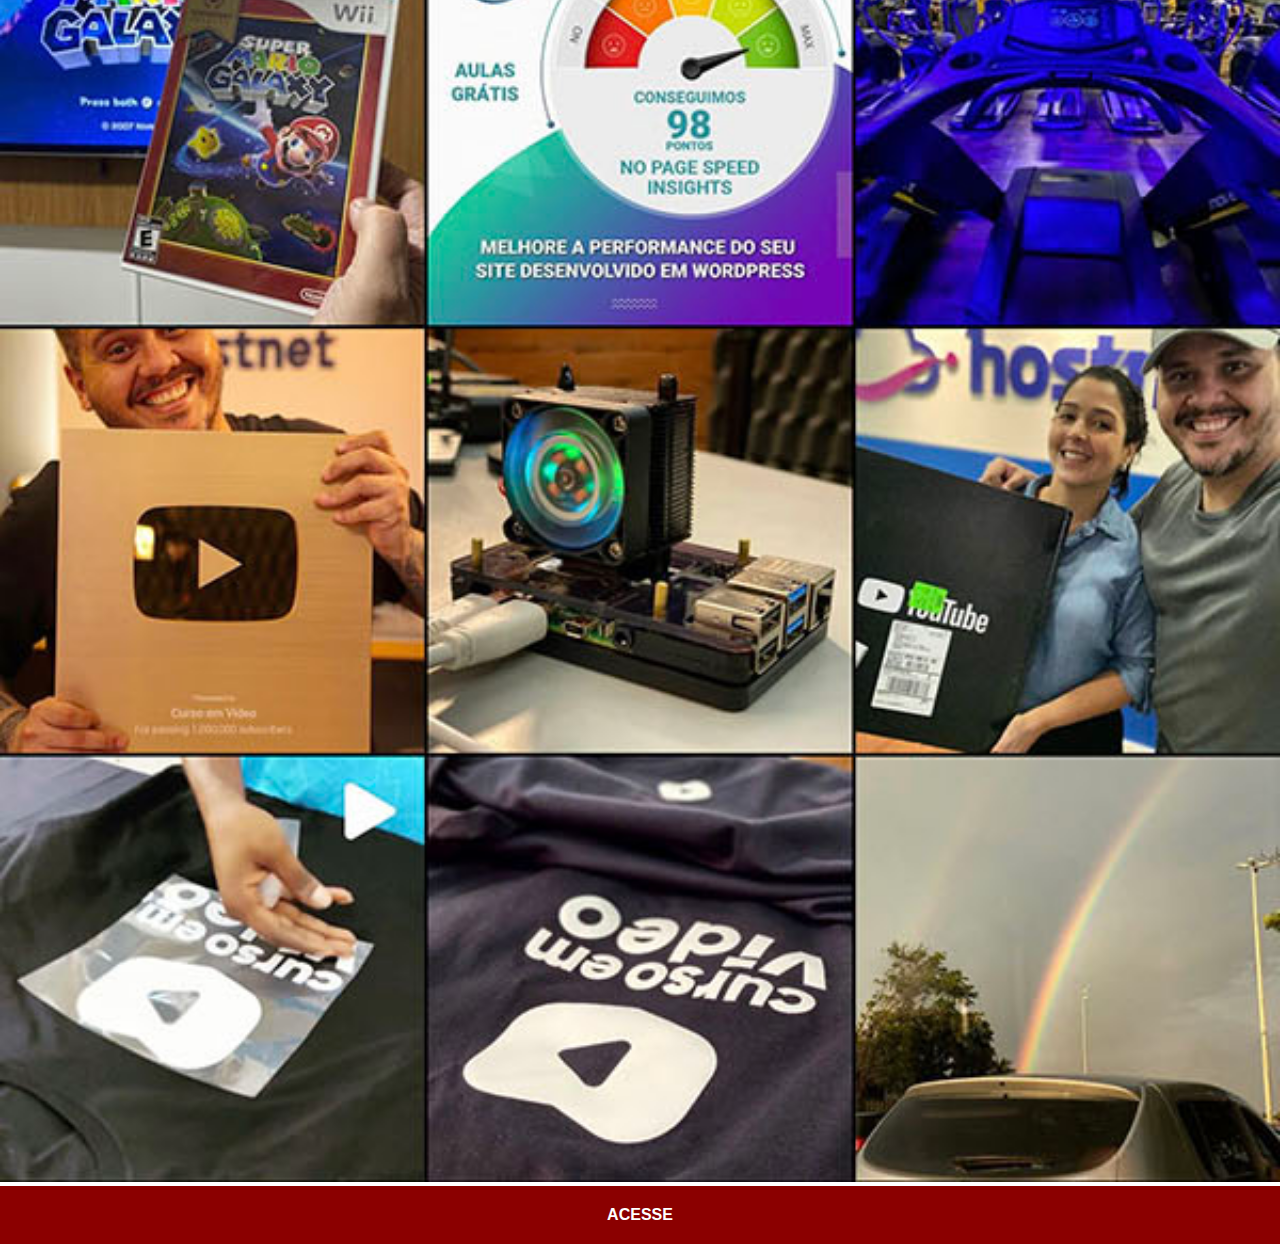
<file: desafio-13/instagram.html>
<!DOCTYPE html>
<html lang="pt-br">
<head>
    <meta charset="UTF-8">
    <meta name="viewport" content="width=device-width, initial-scale=1.0">
    <title>Instagram</title>
<style>
    * {
        margin: 0px;
        padding: 0px;
        font-family: Arial, Helvetica, sans-serif;
    }
 
    img {
        width: 100%;  
    } 

     a {
        display: block;
        background-color: darkred;
        color: white;
        padding: 20px;
        text-align: center;
        font-weight: bolder;
        text-decoration: none;
    } 

    a:hover {
        background-color: red; 
    }

    .container {
        overflow-y: auto;
    }
</style>
</head>
<body>
    <div class="container">
        <img src="./imagens/tela-instagram.jpg" alt="Instagram"> 
    </div>
        <a href="https://www.instagram.com/cursoemvideo/" target="_blank"> ACESSE </a>
   
</body>
</html>
</file>
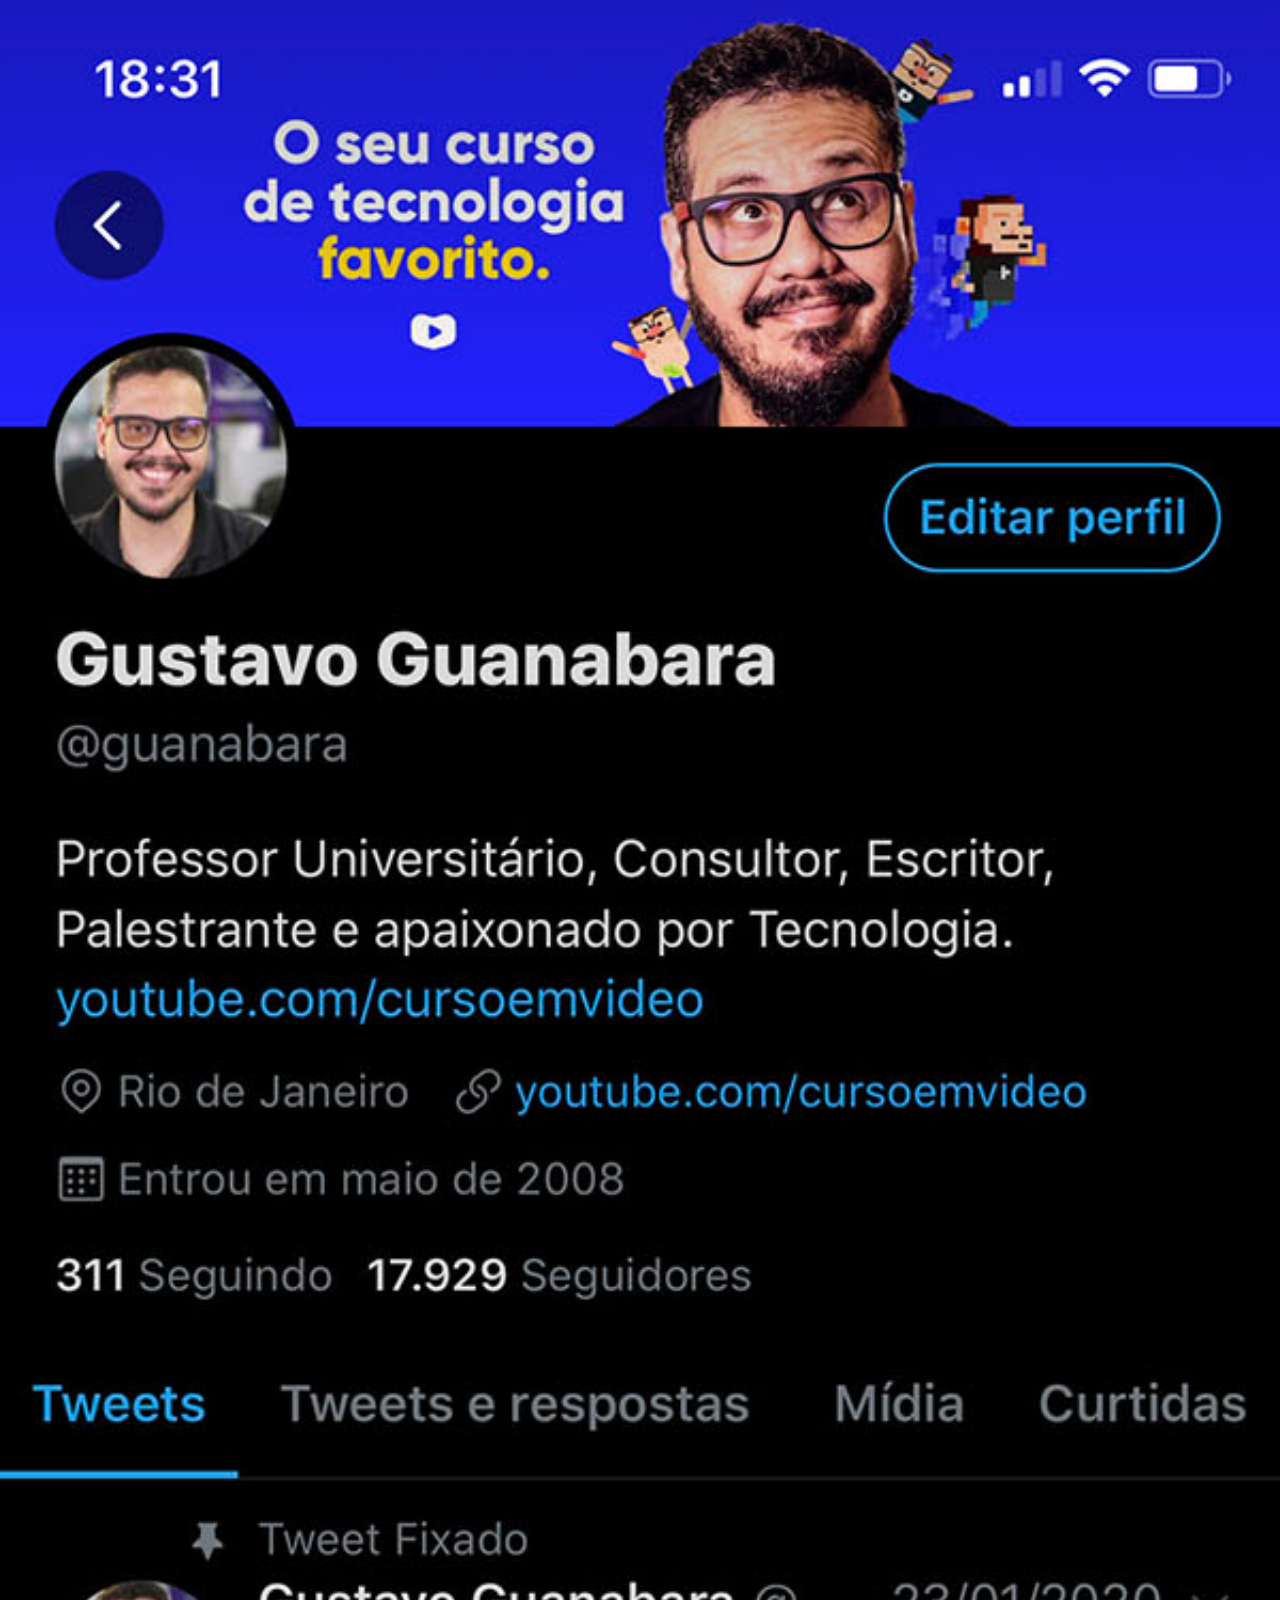
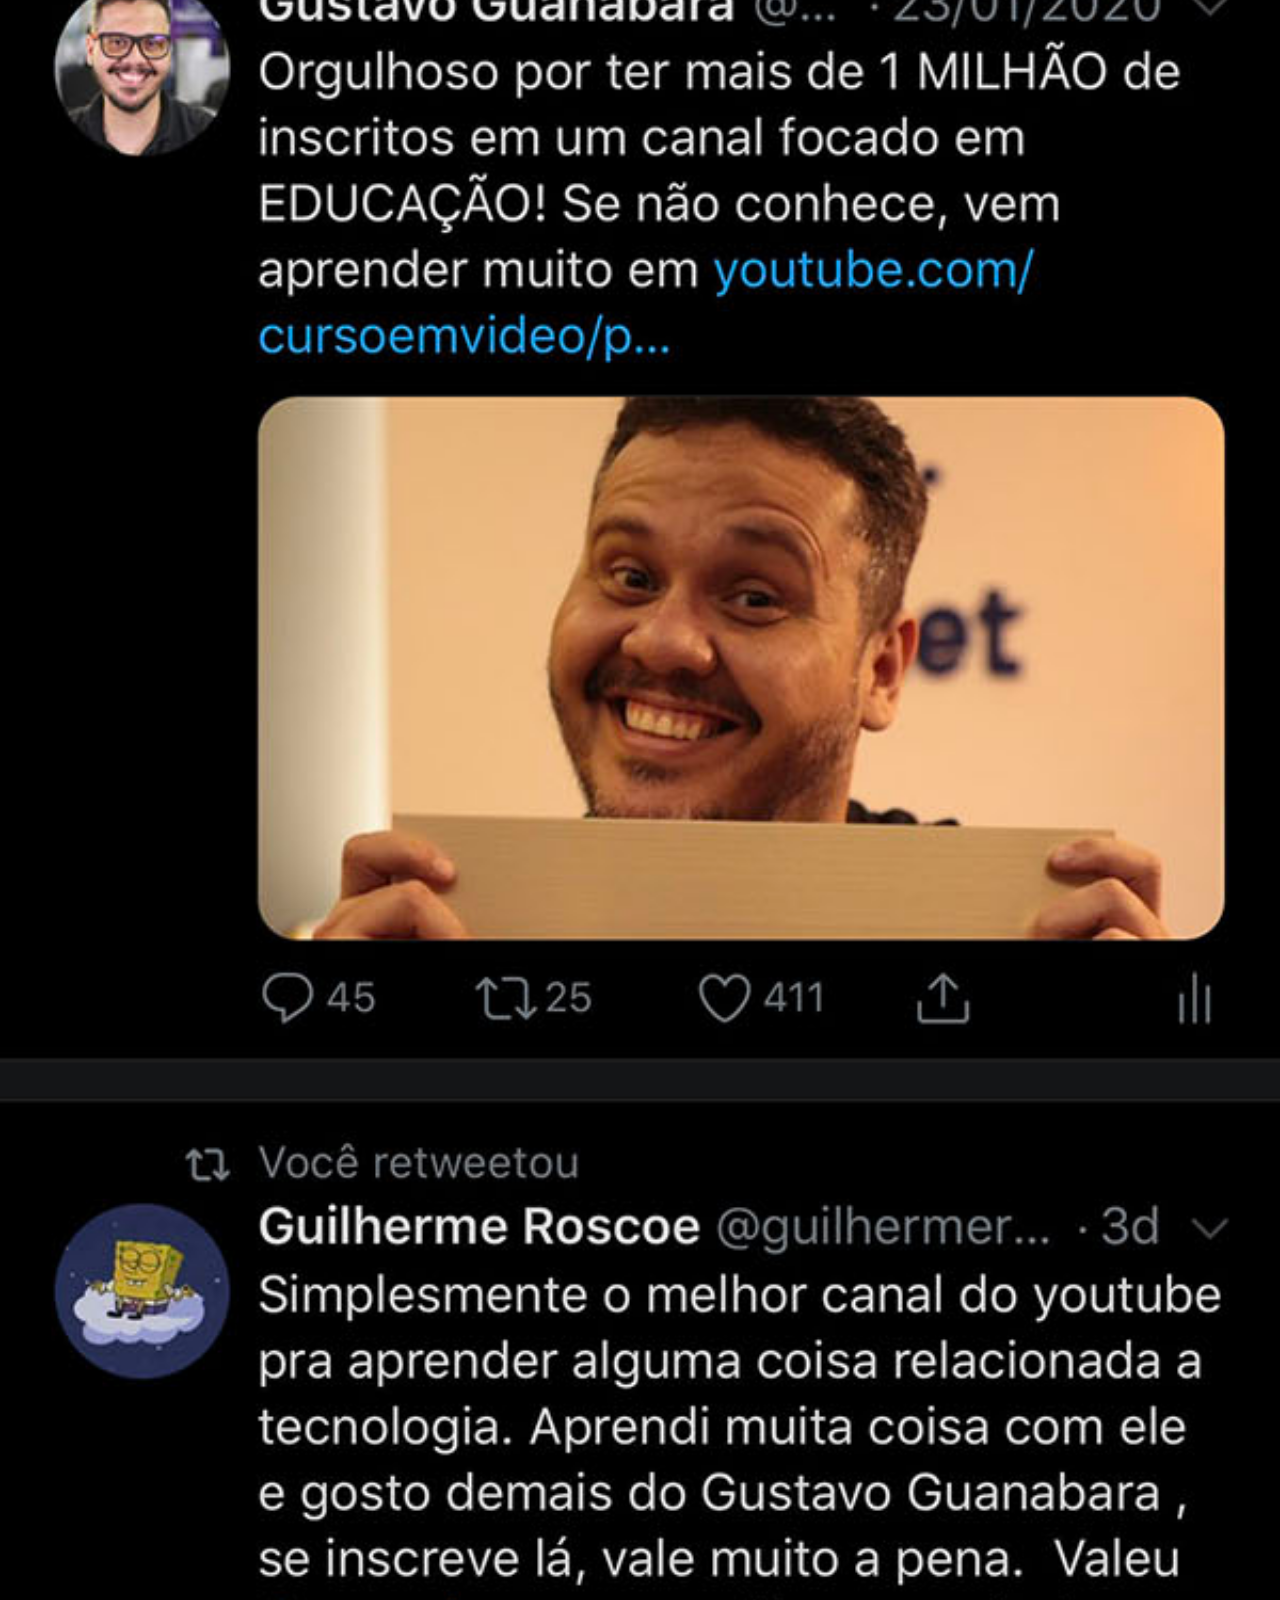
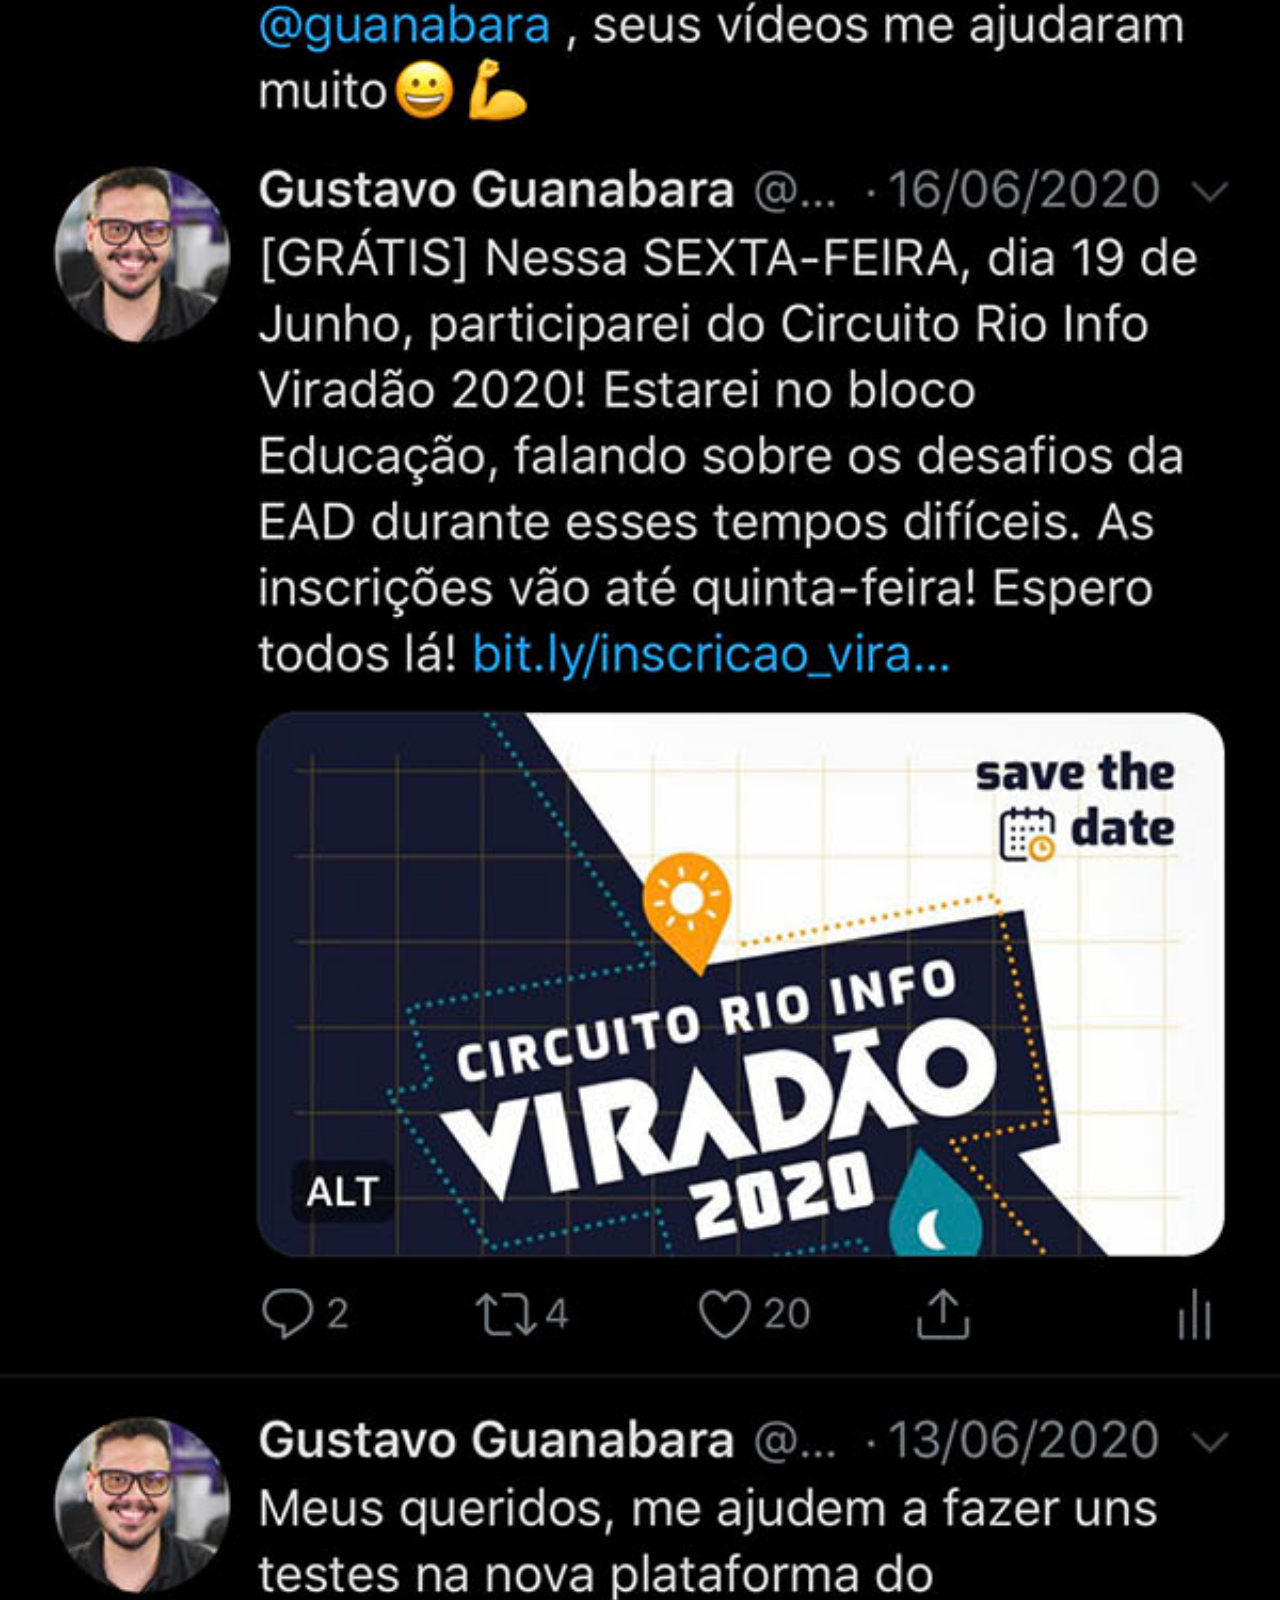
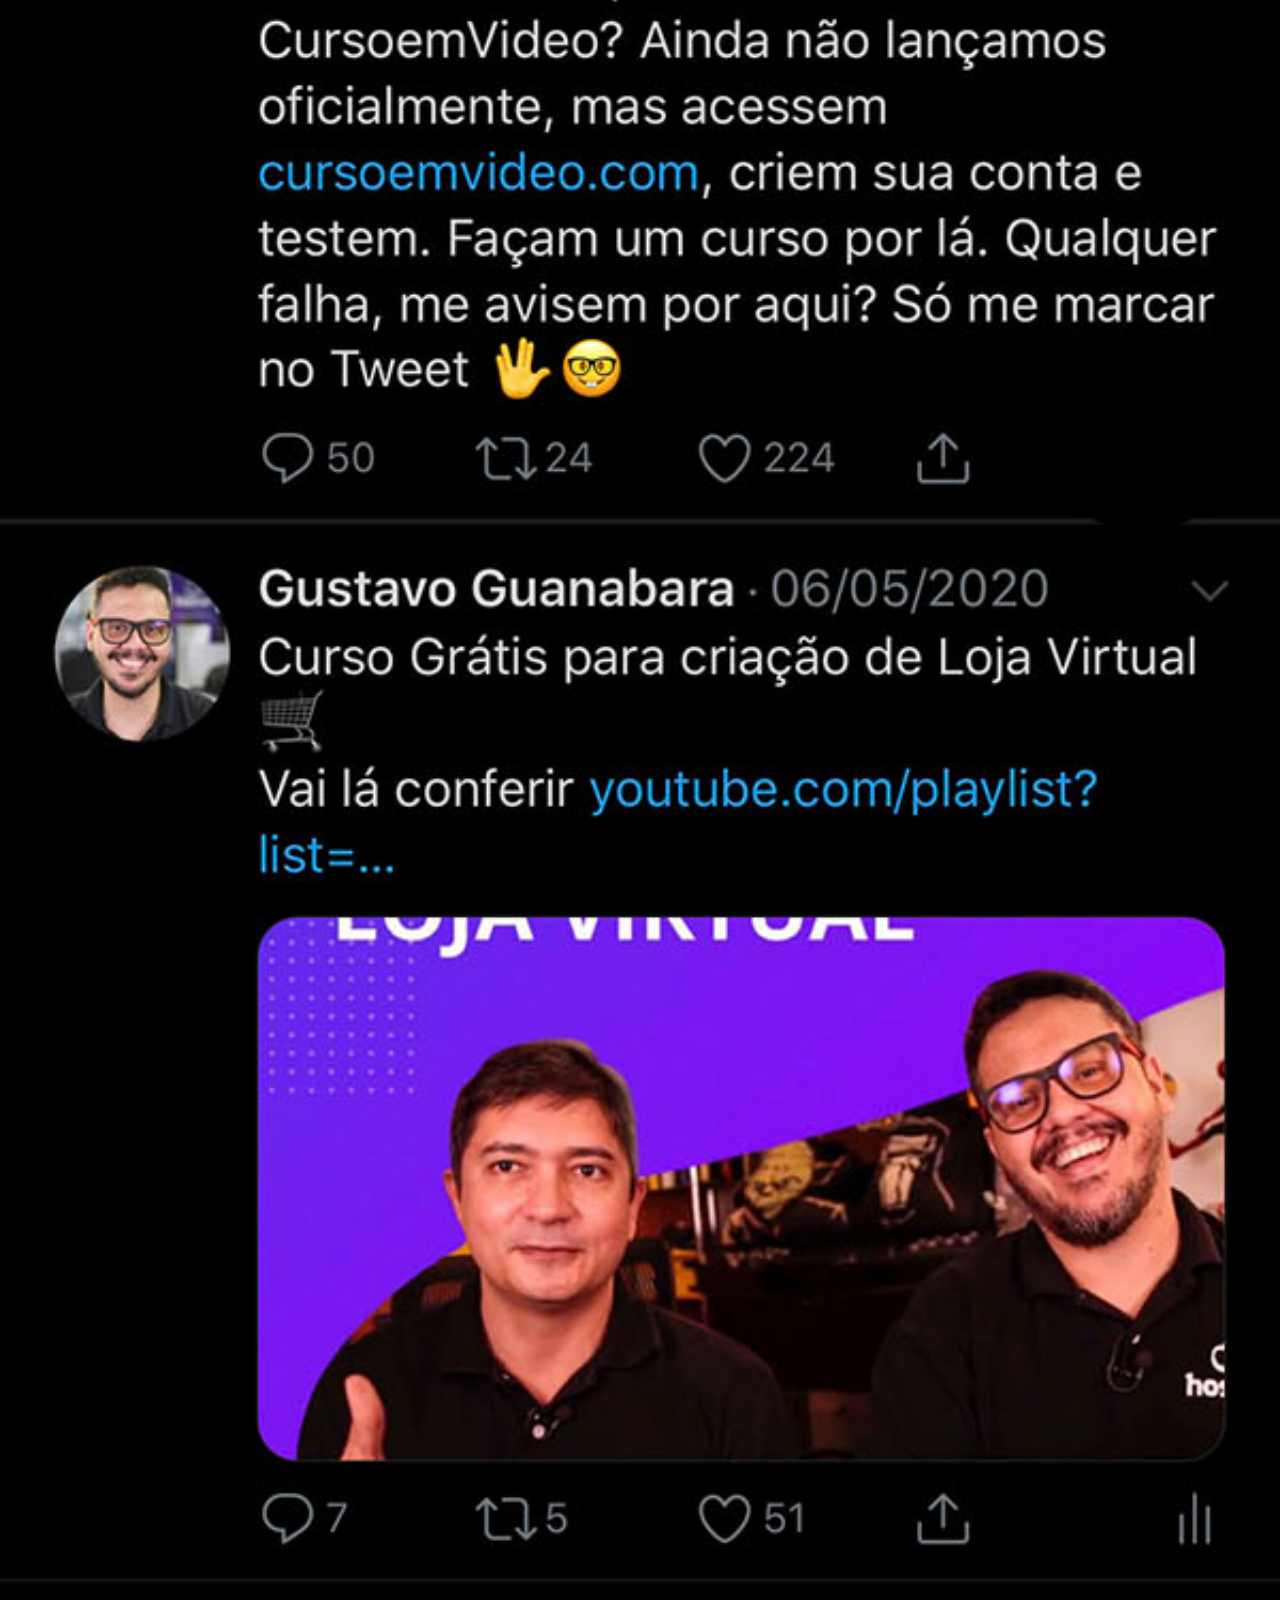
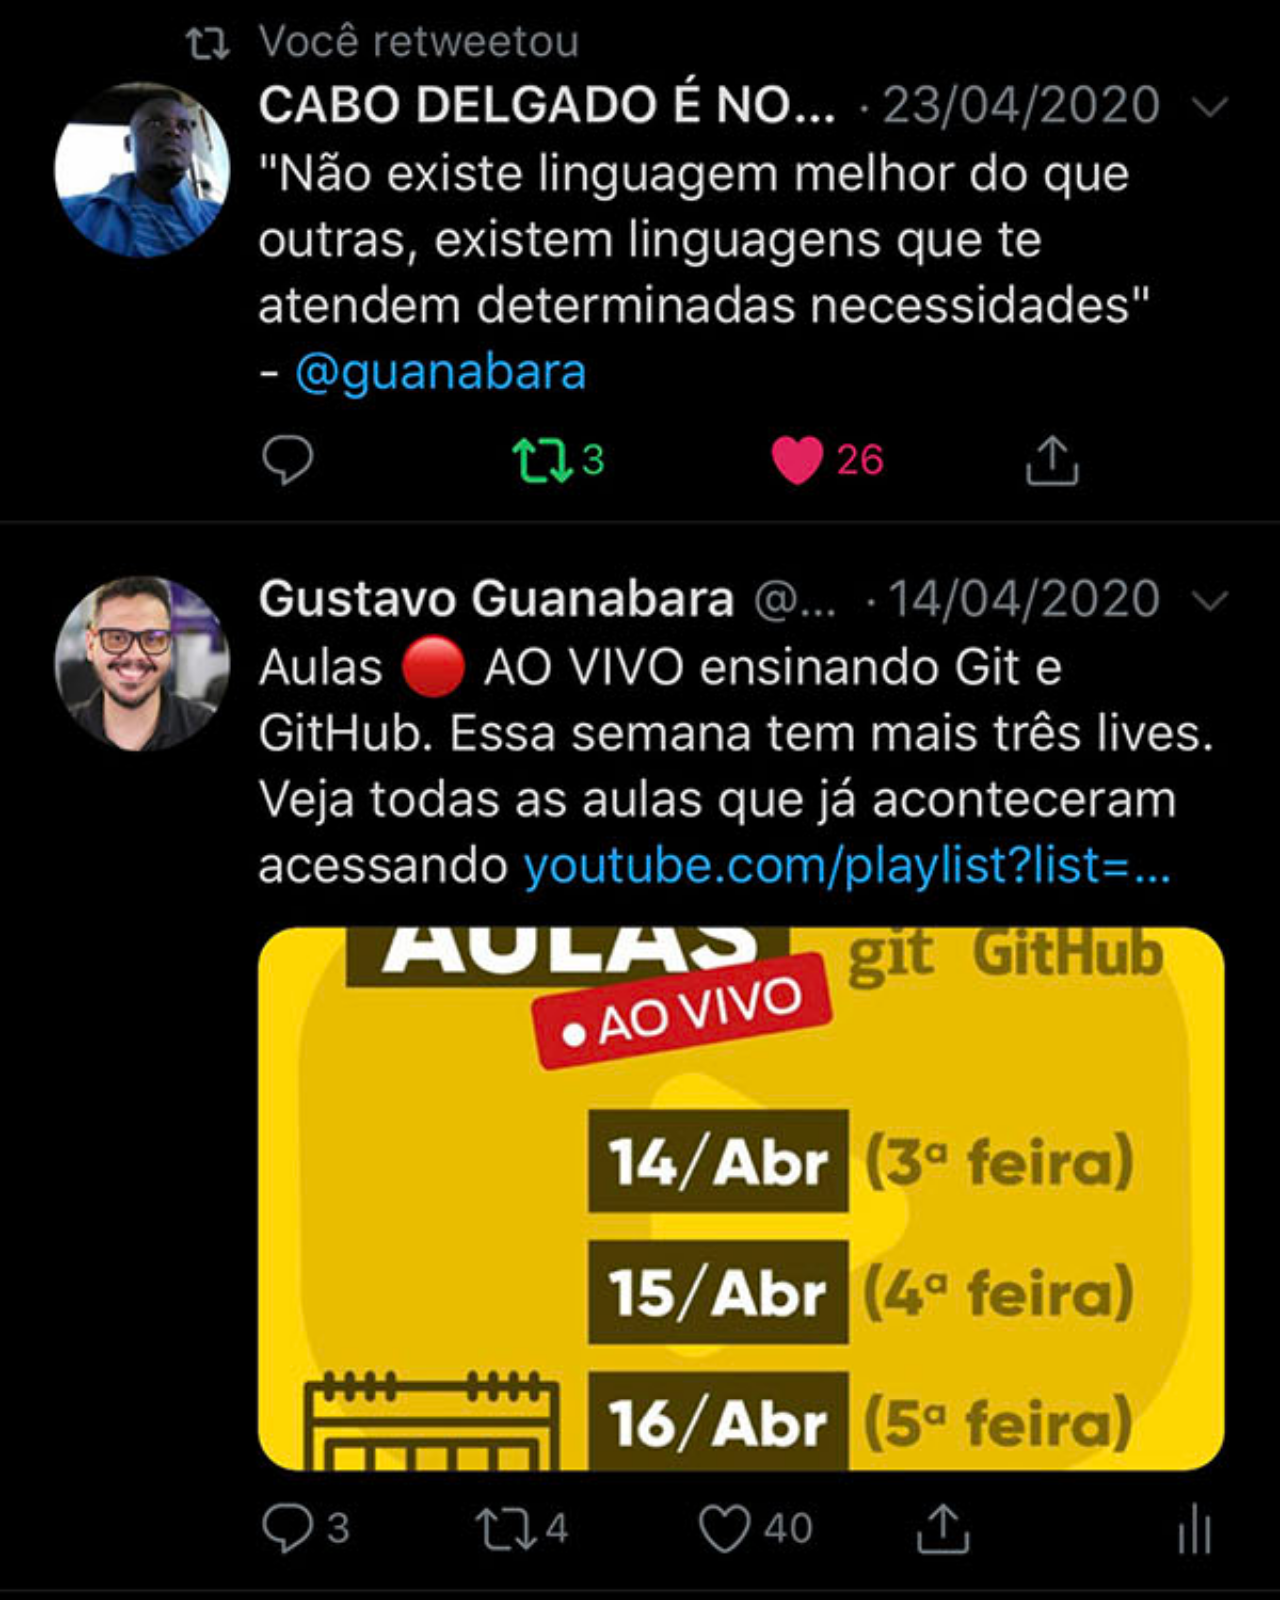
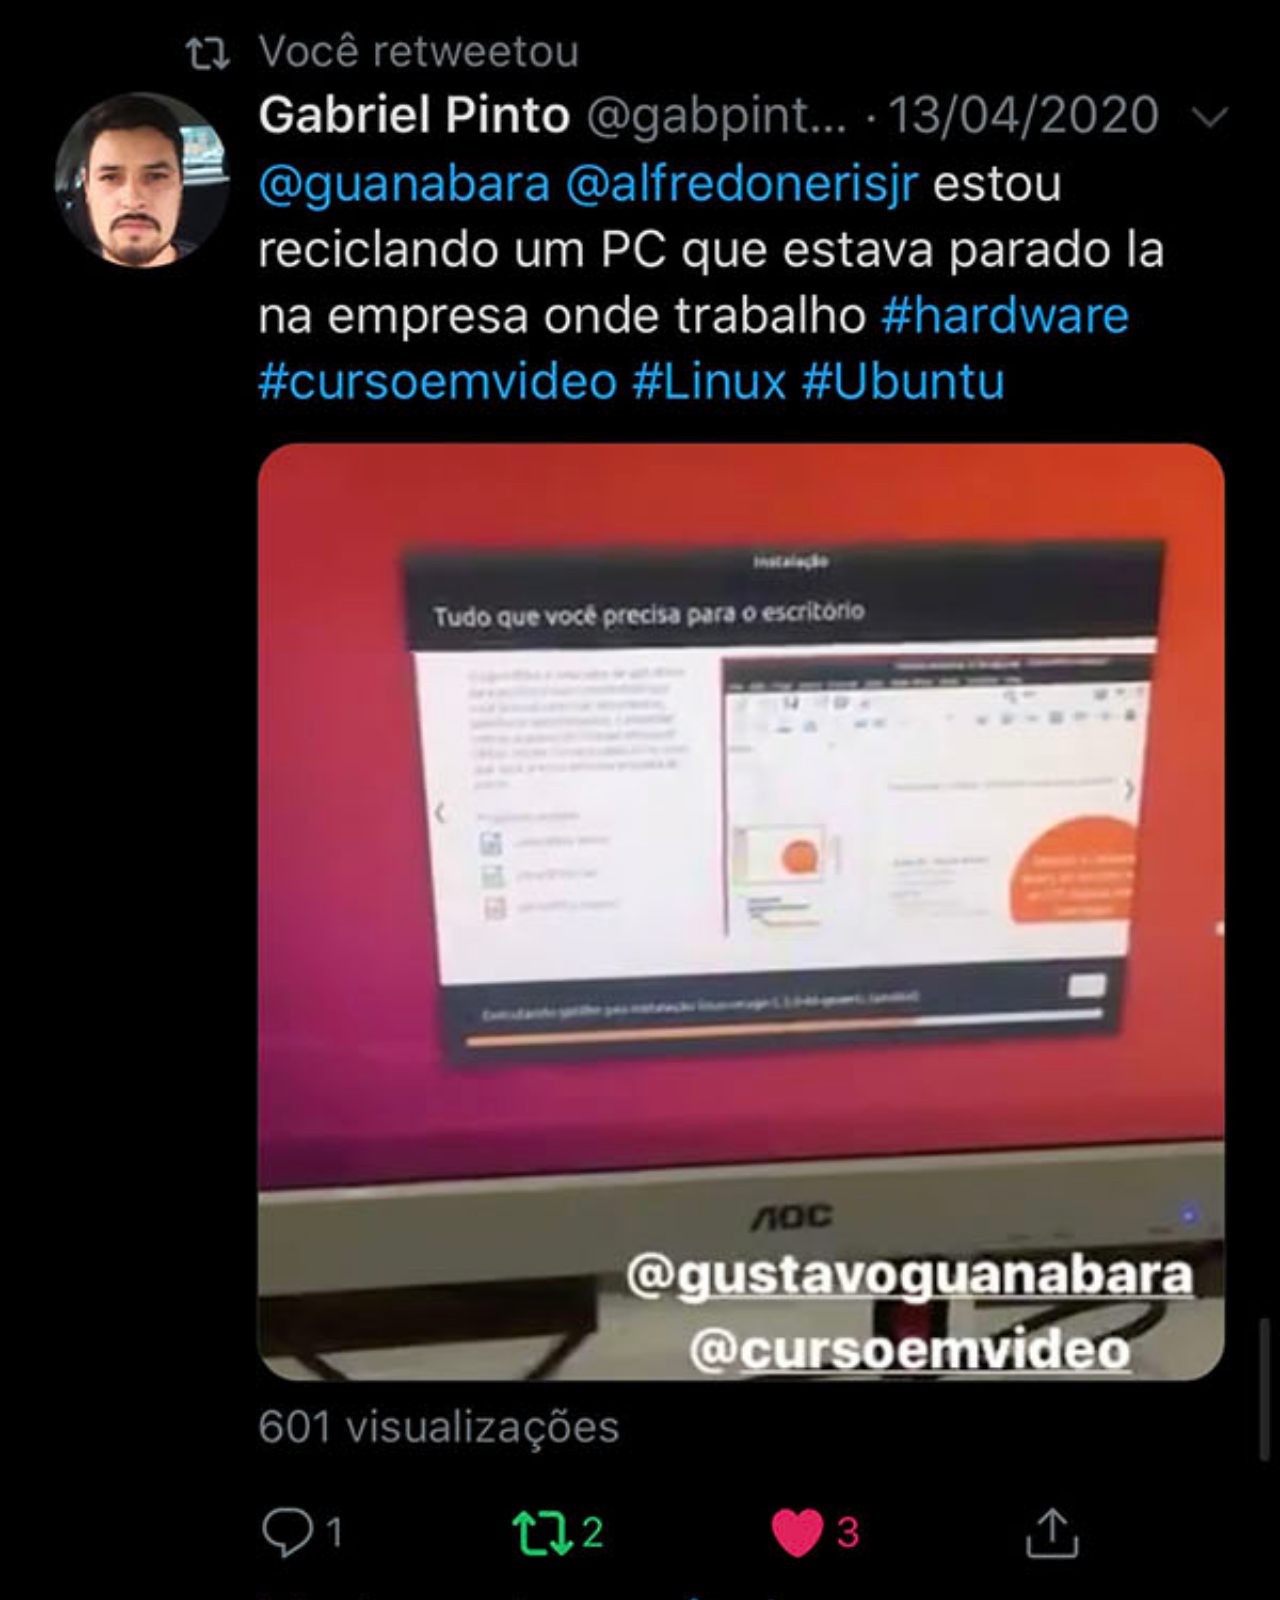
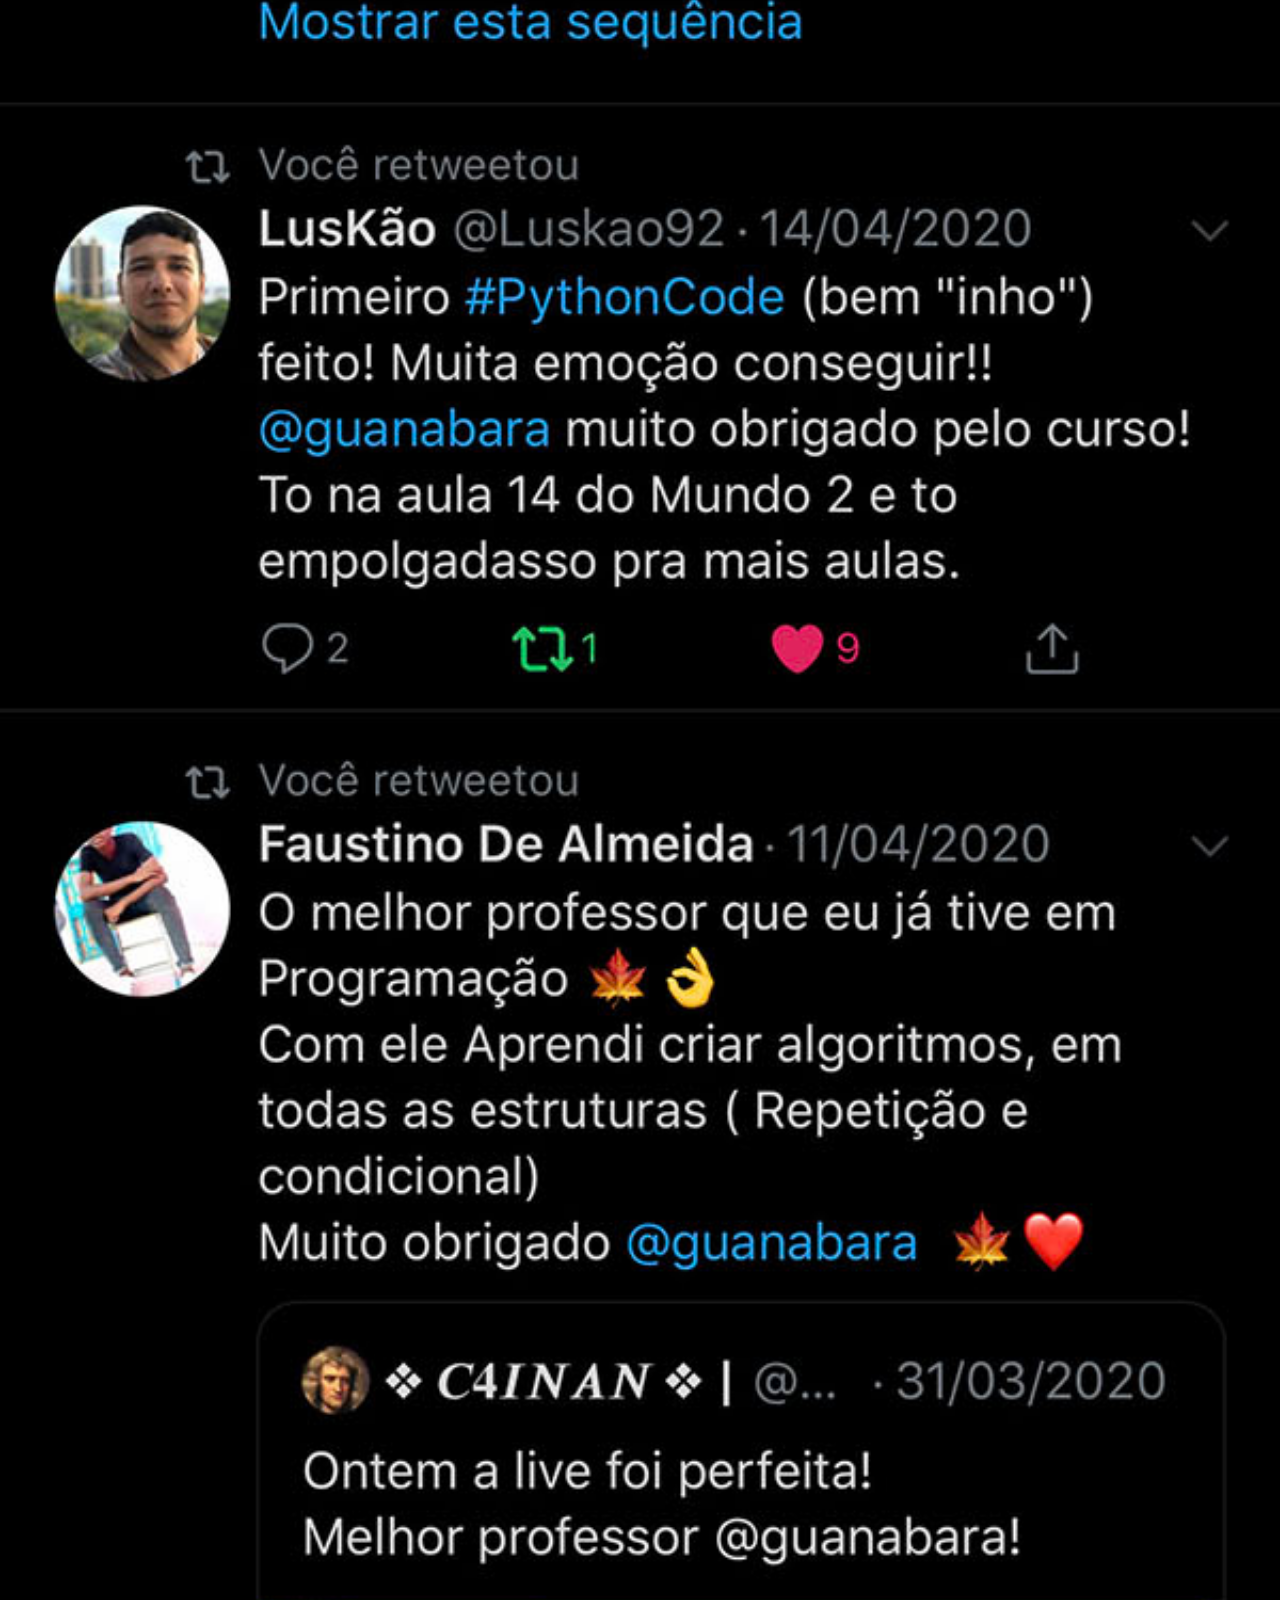
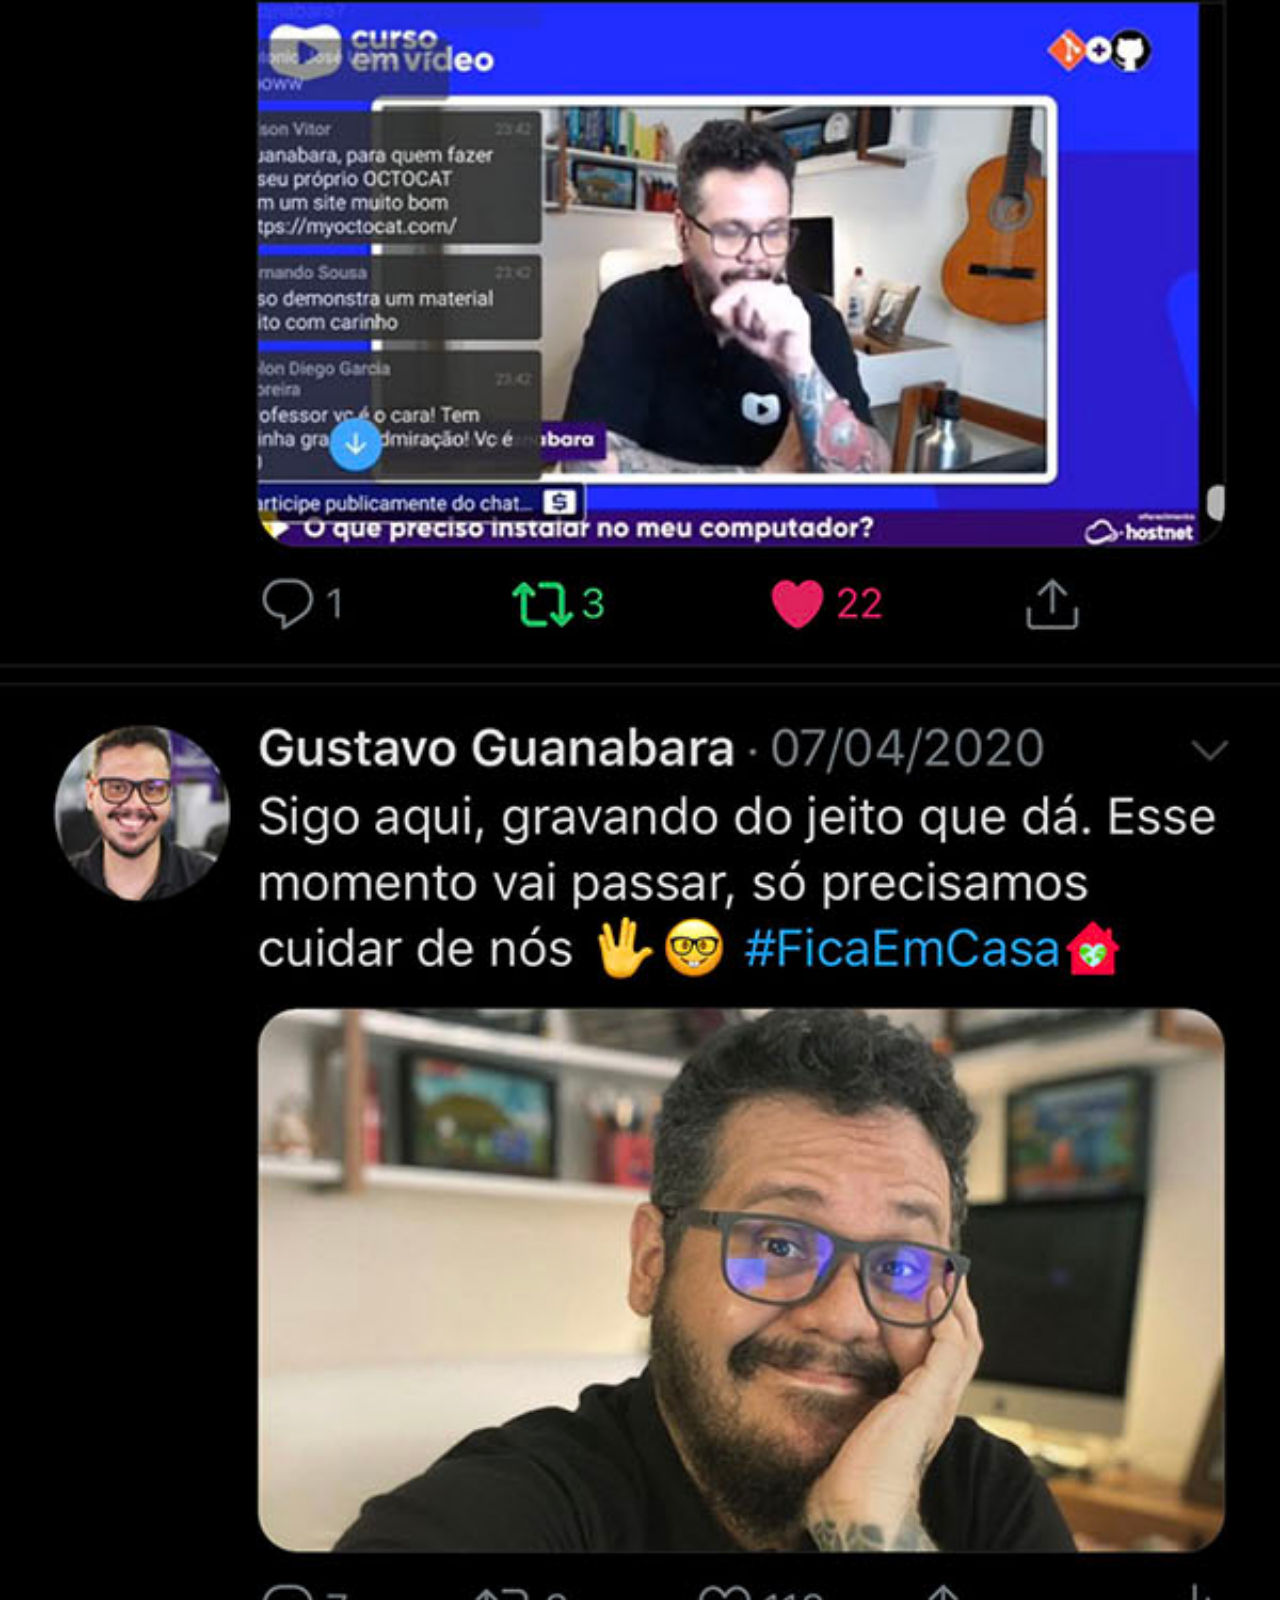
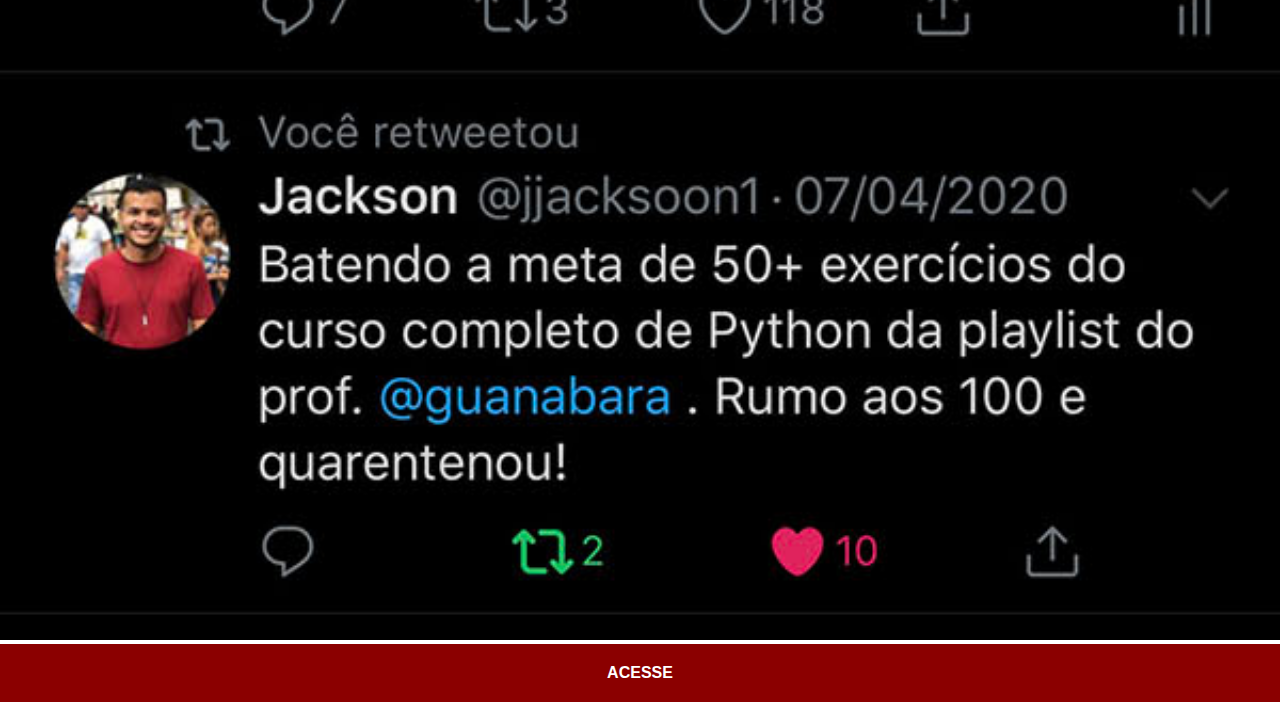
<file: desafio-13/twitter.html>
<!DOCTYPE html>
<html lang="pt-br">
<head>
    <meta charset="UTF-8">
    <meta name="viewport" content="width=device-width, initial-scale=1.0">
    <title>Twiter</title>
    <style>
        * {
            margin: 0px;
            padding: 0px;
            font-family: Arial, Helvetica, sans-serif;
        }
     
        img {
            width: 100%;  
        } 
    
         a {
            display: block; 
            background-color: darkred;
            color: white;
            padding: 20px;
            text-align: center;
            font-weight: bolder;
            text-decoration: none;
        } 
    
        a:hover {
            background-color: red; 
        }
    
        .container {
            overflow-y: auto;
        }
    </style>
</head>
<body>
    <div class="container">
    <img src="./imagens/tela-twitter.jpg" alt=""> </div>

    <a href="https://twitter.com/cursosemvideo" target="_blank">ACESSE</a>
</body>
</html>
</file>
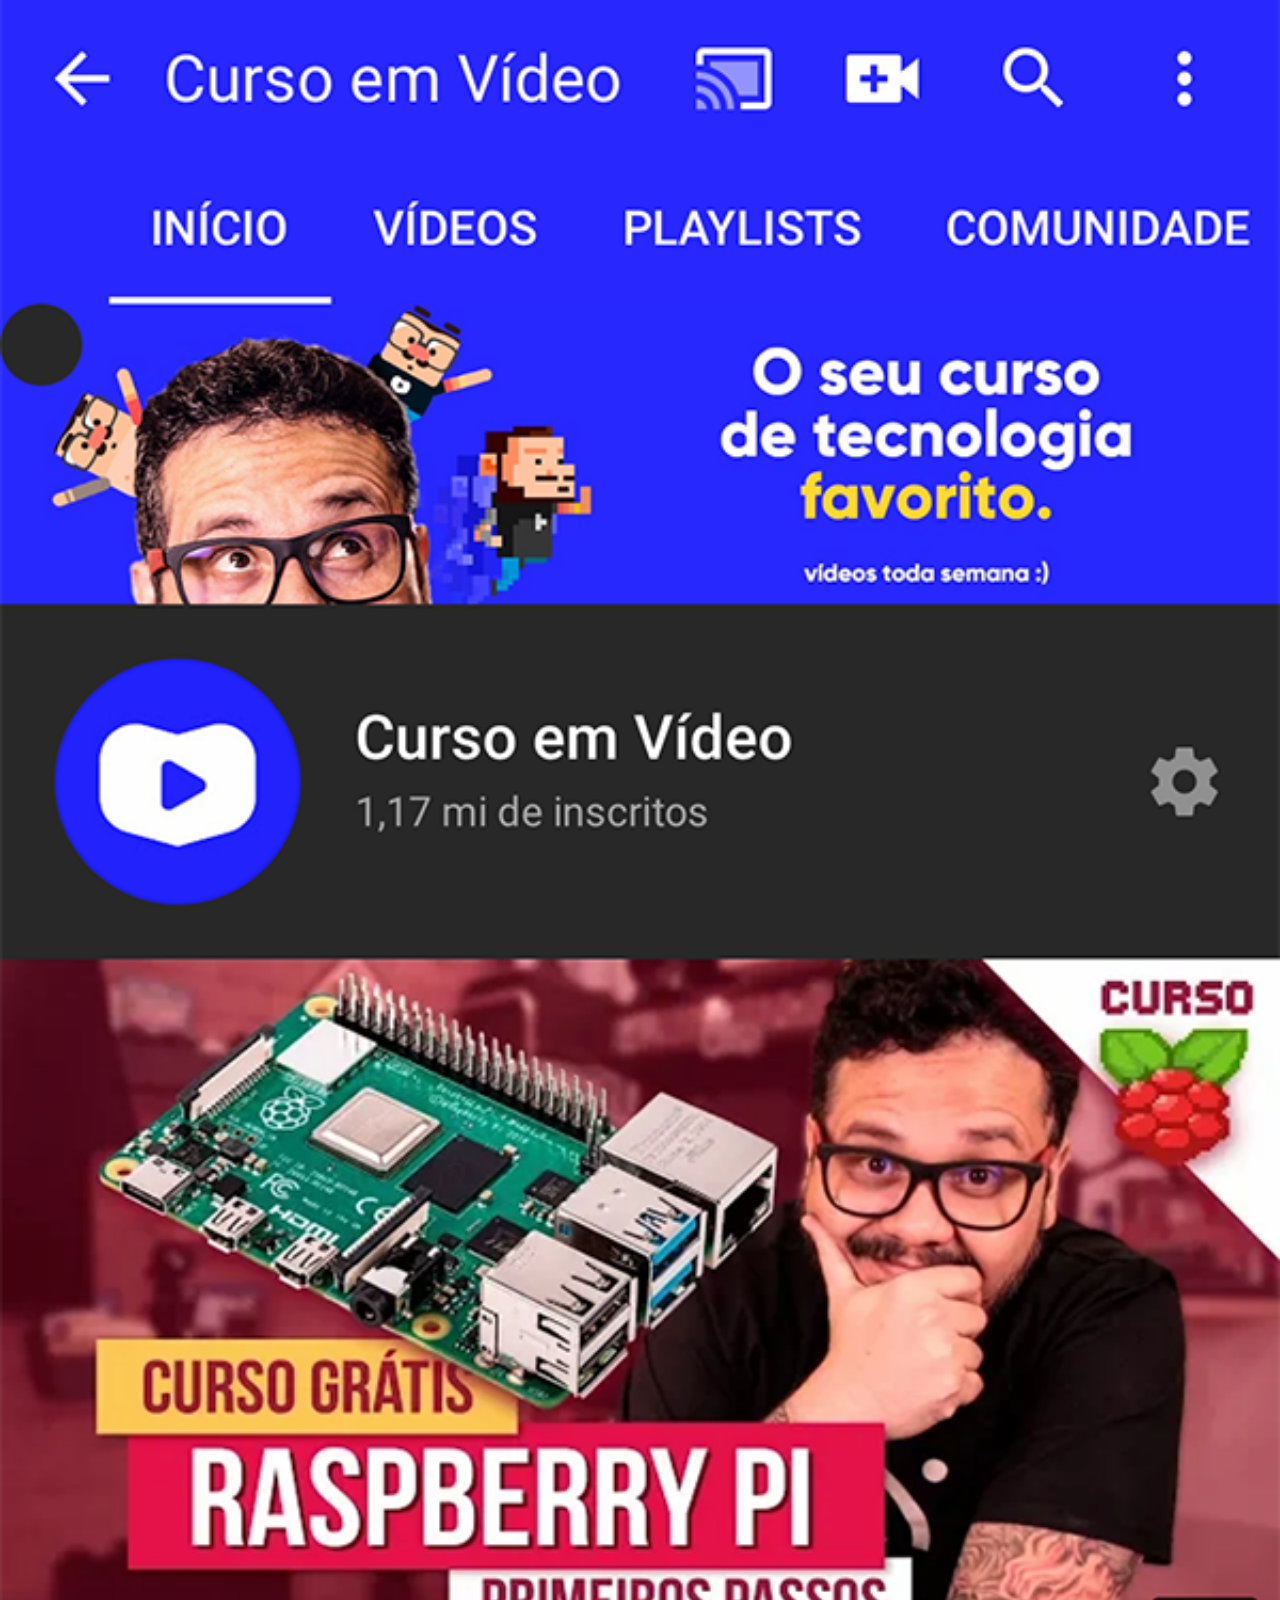
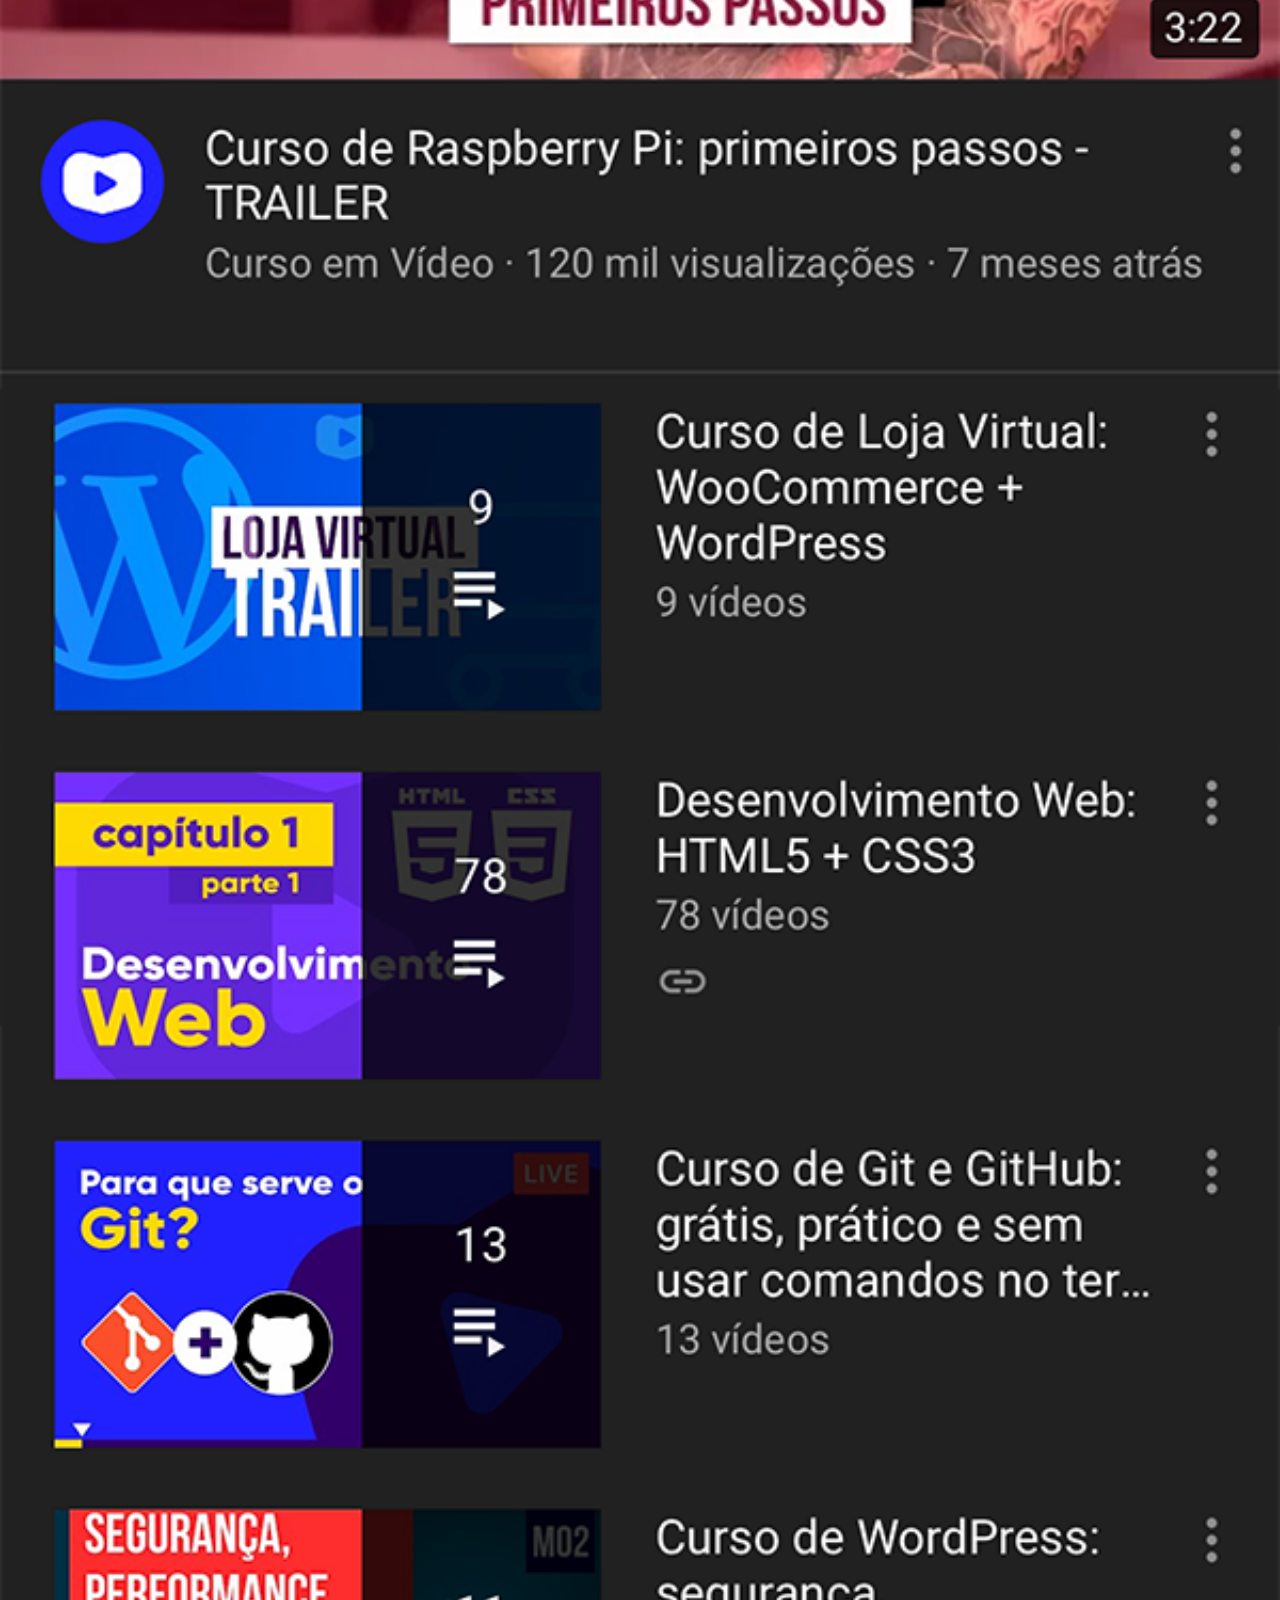
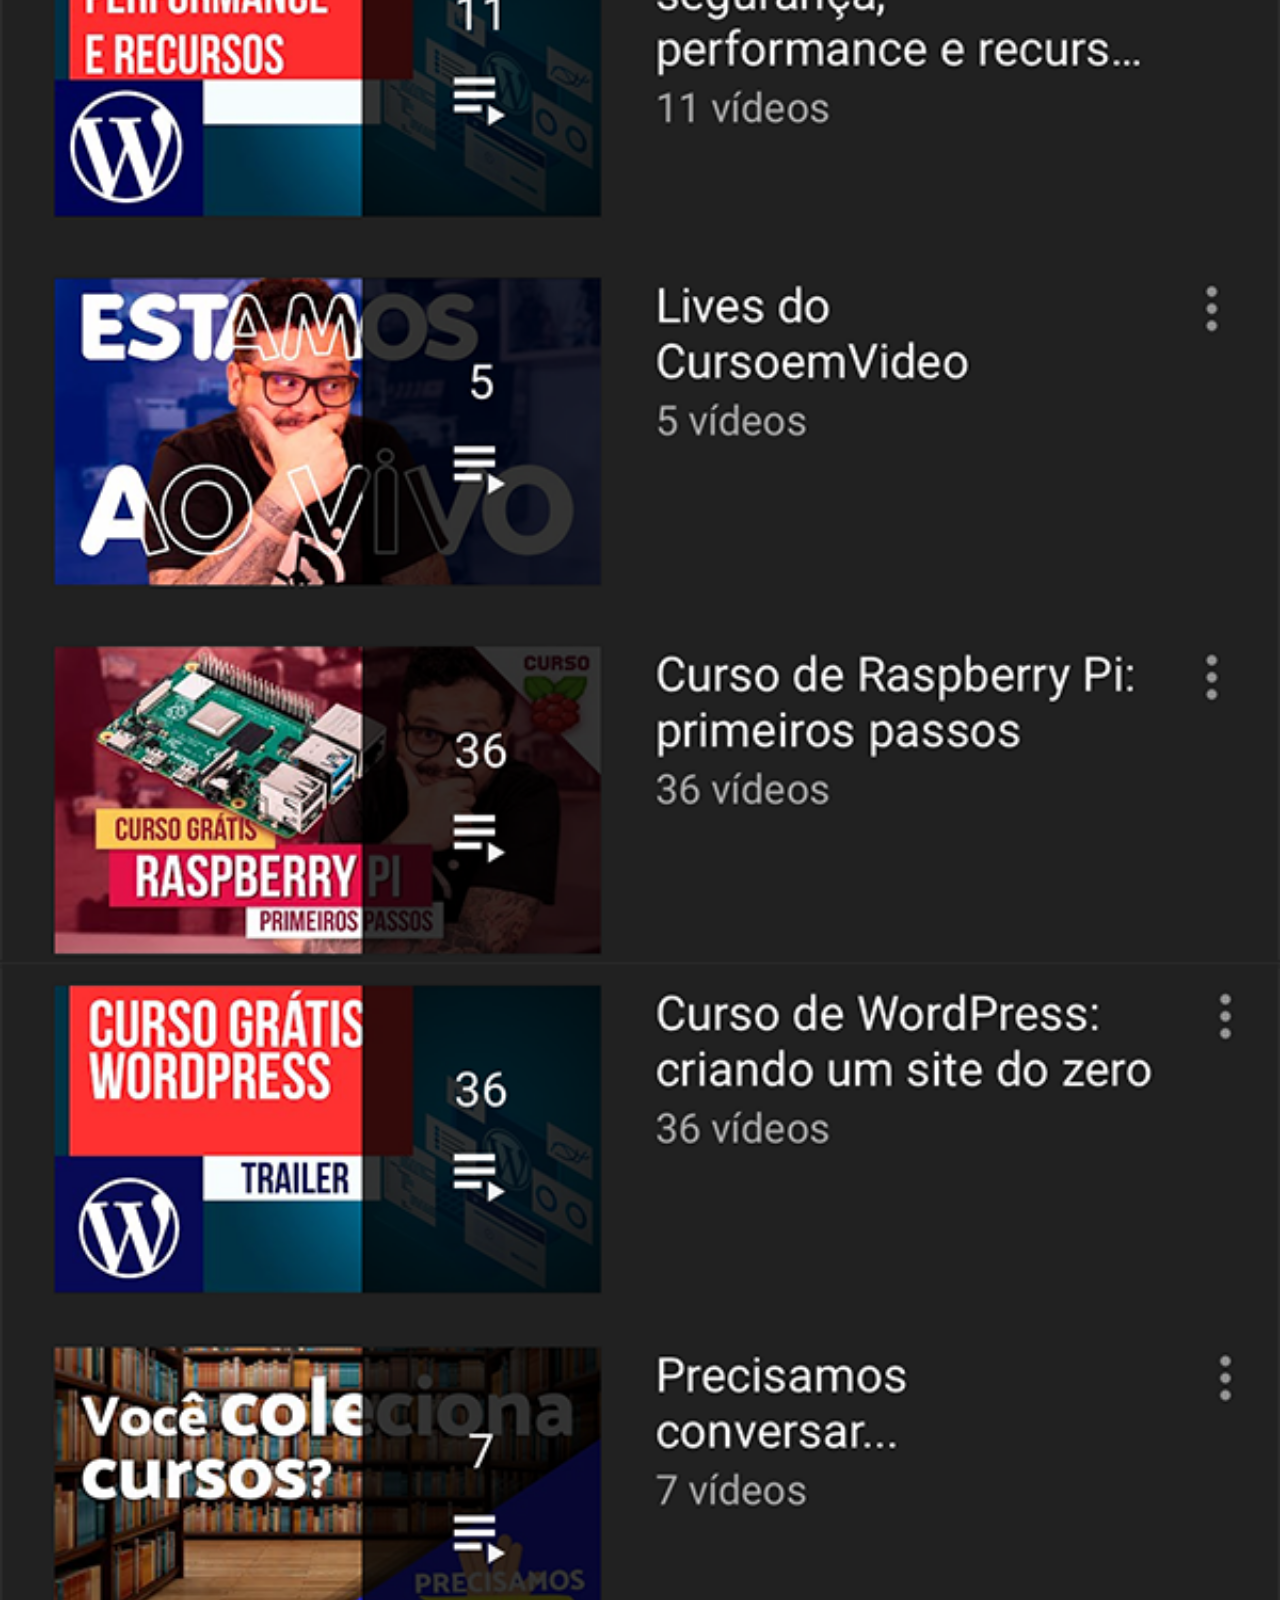
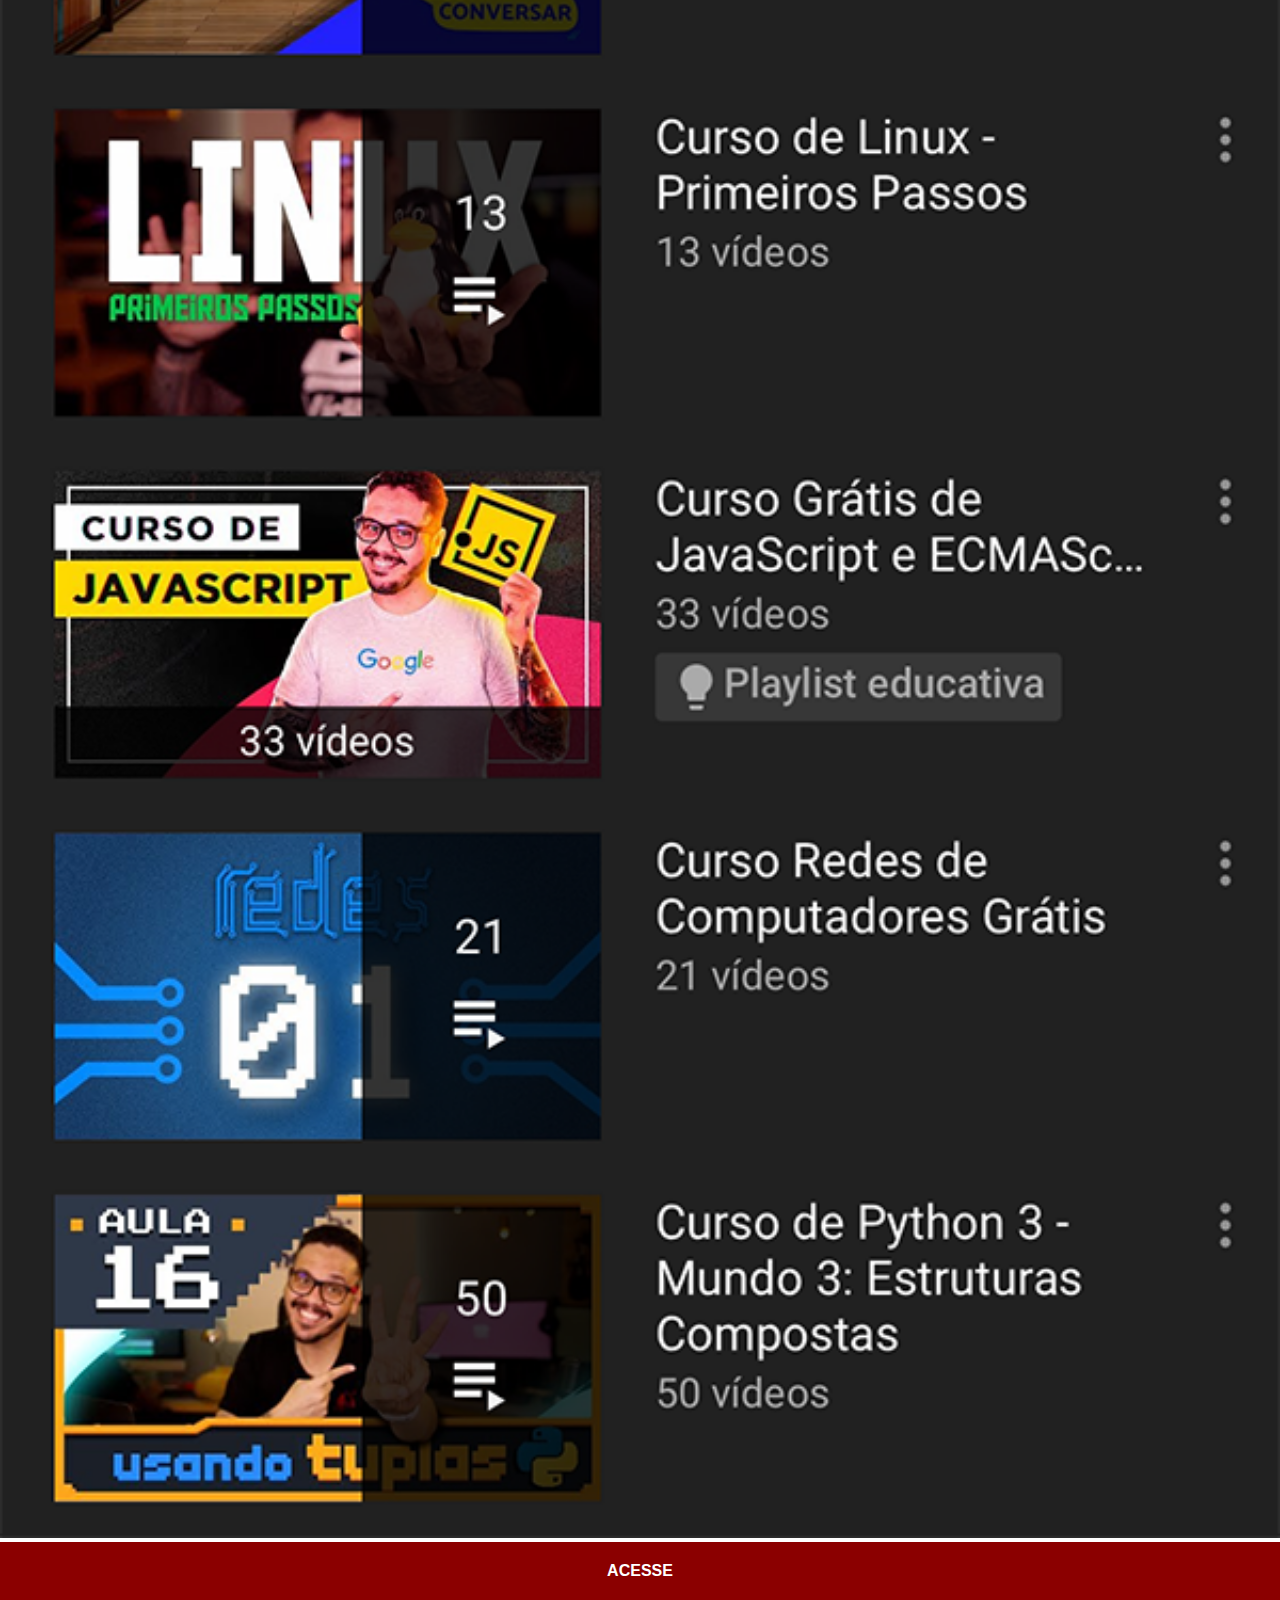
<file: desafio-13/youtube.html>
<!DOCTYPE html>
<html lang="pt-br">
<head>
    <meta charset="UTF-8">
    <meta name="viewport" content="width=device-width, initial-scale=1.0">
    <title>Youtube</title>
    <style>
        * {
            margin: 0px;
            padding: 0px;
            font-family: Arial, Helvetica, sans-serif;
        }
     
        img {
            width: 100%;  
        } 
    
         a {
            display: block; 
            background-color: darkred;
            color: white;
            padding: 20px;
            text-align: center;
            font-weight: bolder;
            text-decoration: none;
        } 
    
        a:hover {
            background-color: red; 
        }
    
        .container {
            overflow-y: auto;
        }
    </style>

</head>
<body>
            <div class="container"><img src="./imagens/tela-youtube.png" alt="Youtube"></div>
            
            <a href="https://www.youtube.com/c/CursoemV%C3%ADdeo" target="_blank">ACESSE</a>
        
    
</body>
</html>
</file>
<file: desafio-13 - Copia/estilos/style.css>
@charset "UFT-8";

* {
    margin: 0px;
    padding: 0px;
    font-family: Arial, Helvetica, sans-serif;
}

html, body {
    height: 100vh;
    width: 100vw;
    background-color: black;
}

body {
    background: url('../imagens/fundo-mesa.png') no-repeat;
    background-size: cover; /*para cobrir a tela inteira*/
    background-attachment: fixed; /*para não ter rolagem de tela */
}

main {
    position: relative;
    height: 100vh;
}

section#telefone {
    position: absolute; 
    top: 50%;
    left: 50%;
    transform: translate(-50%, -50%);
    
    height: 627px;
    width: 311px;
    background: url('../imagens/frame-iphone.png') 
    no-repeat;
    box-shadow: 100px solid black;
}

iframe#tela {
    position: relative;
    top: 80px;
    left: 22px;
    width: 267px;
    height: 471px;
}

section#redes-sociais {
    position: relative;
    left: -20px ;
    bottom: -60px;
    text-align: right;

}

section#redes-sociais img {
    width: 50px;
    margin: 10px;
    border-radius: 50%;
    box-shadow: 2px 2px 5px rgba(0, 0, 0, 0.400);
    box-sizing: border-box;
}

section#redes-sociais img:hover {
    border: 2px solid rgba(255, 255, 255, 0.637);
    transform: translate(-3px, -3px);
    box-shadow: 5px 5px 10px rgba(0, 0, 0, 0.634);
    transition: transform -3s;
}
</file>
<file: desafio-13/estilos/style.css>
@charset "UFT-8";

* {
    margin: 0px;
    padding: 0px;
    font-family: Arial, Helvetica, sans-serif;
}

html, body {
    height: 100vh;
    width: 100vw;
    background-color: black;
}

body {
    background: url('../imagens/fundo-madeira.jpg') no-repeat;
    background-size: cover; /*para cobrir a tela inteira*/
    background-attachment: fixed; /*para não ter rolagem de tela */
}

main {
    position: relative;
    height: 100vh;
}

section#telefone {
    position: absolute; 
    top: 50%;
    left: 50%;
    transform: translate(-50%, -50%);
    
    height: 627px;
    width: 311px;
    background: url('../imagens/frame-iphone.png') 
    no-repeat;
}

iframe#tela {
    position: relative;
    top: 80px;
    left: 22px;
    width: 267px;
    height: 471px;
}

section#redes-sociais {
    position: relative;
    left: -20px ;
    bottom: -60px;
    text-align: right;

}

section#redes-sociais img {
    width: 50px;
    margin: 10px;
    border-radius: 50%;
    box-shadow: 2px 2px 5px rgba(0, 0, 0, 0.400);
    box-sizing: border-box;
}

section#redes-sociais img:hover {
    border: 2px solid rgba(255, 255, 255, 0.637);
    transform: translate(-3px, -3px);
    box-shadow: 5px 5px 10px rgba(0, 0, 0, 0.634);
    transition: transform -3s;
}
</file>
